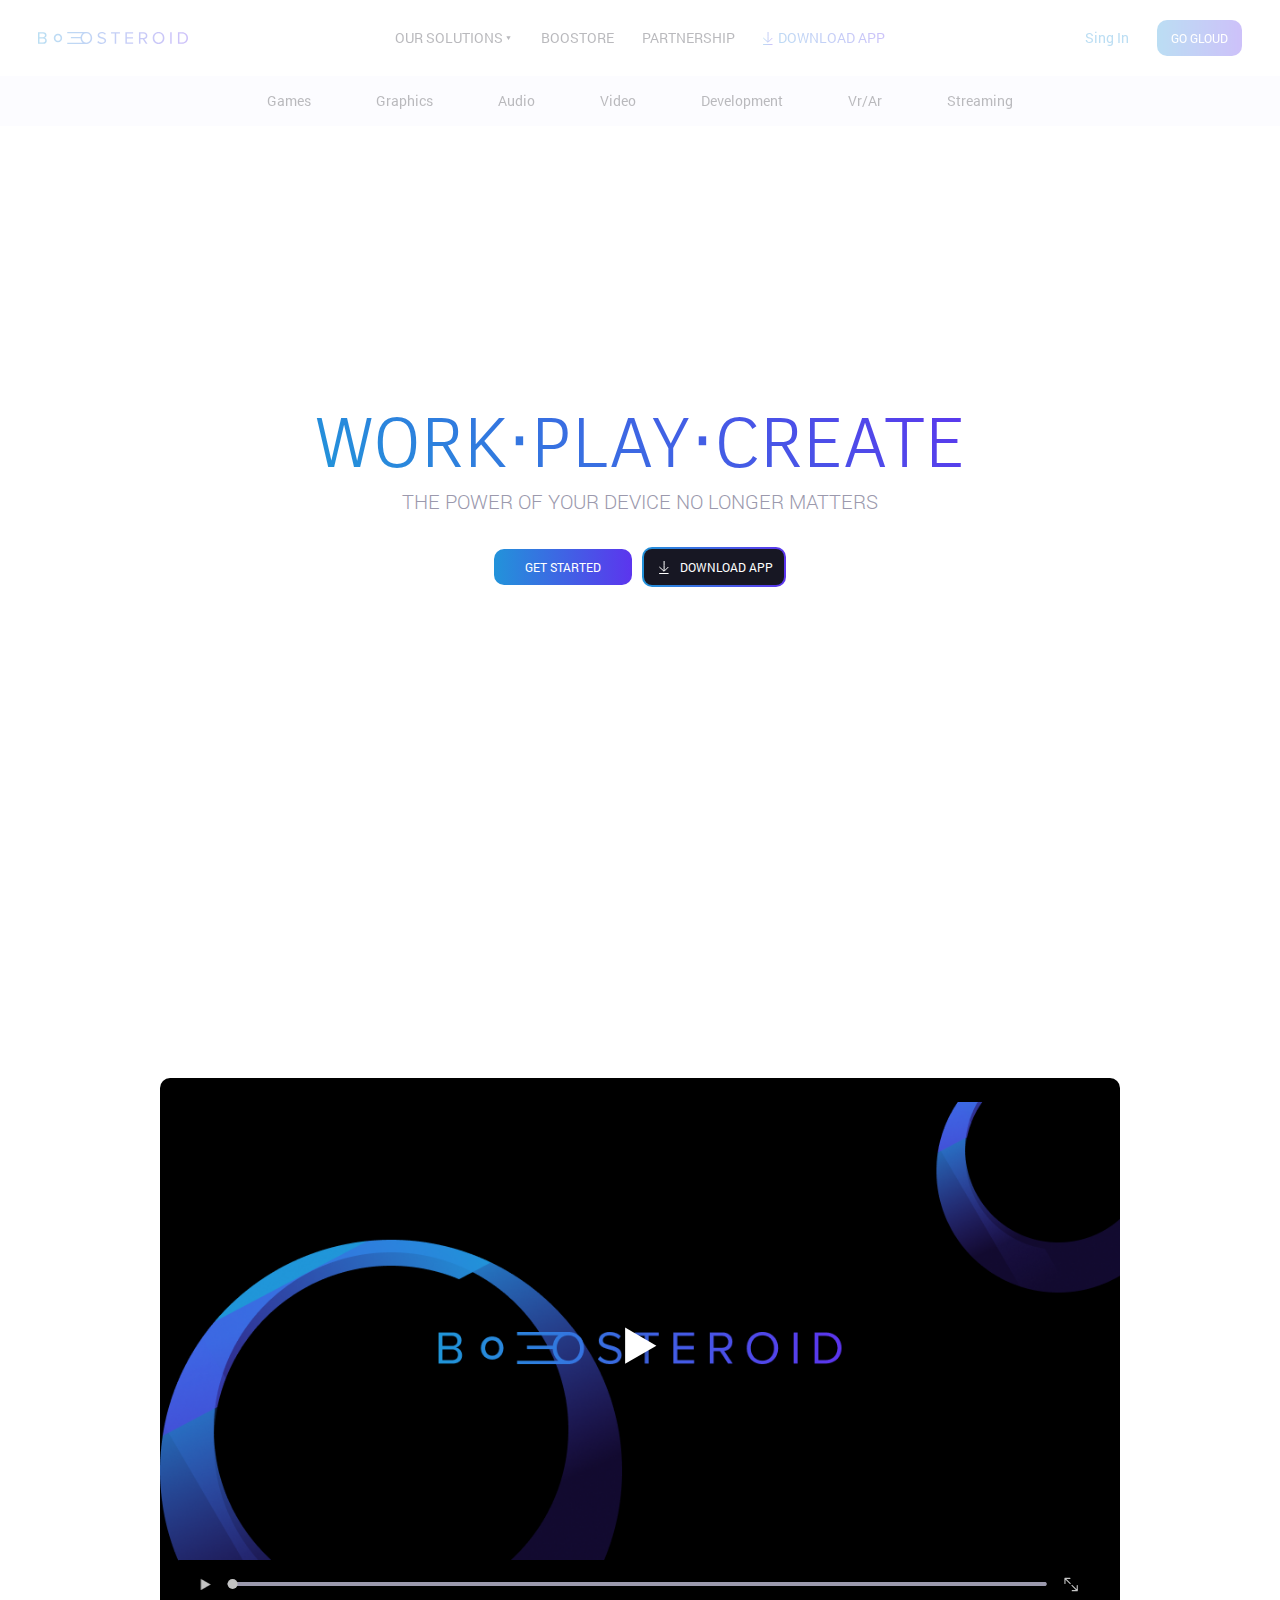
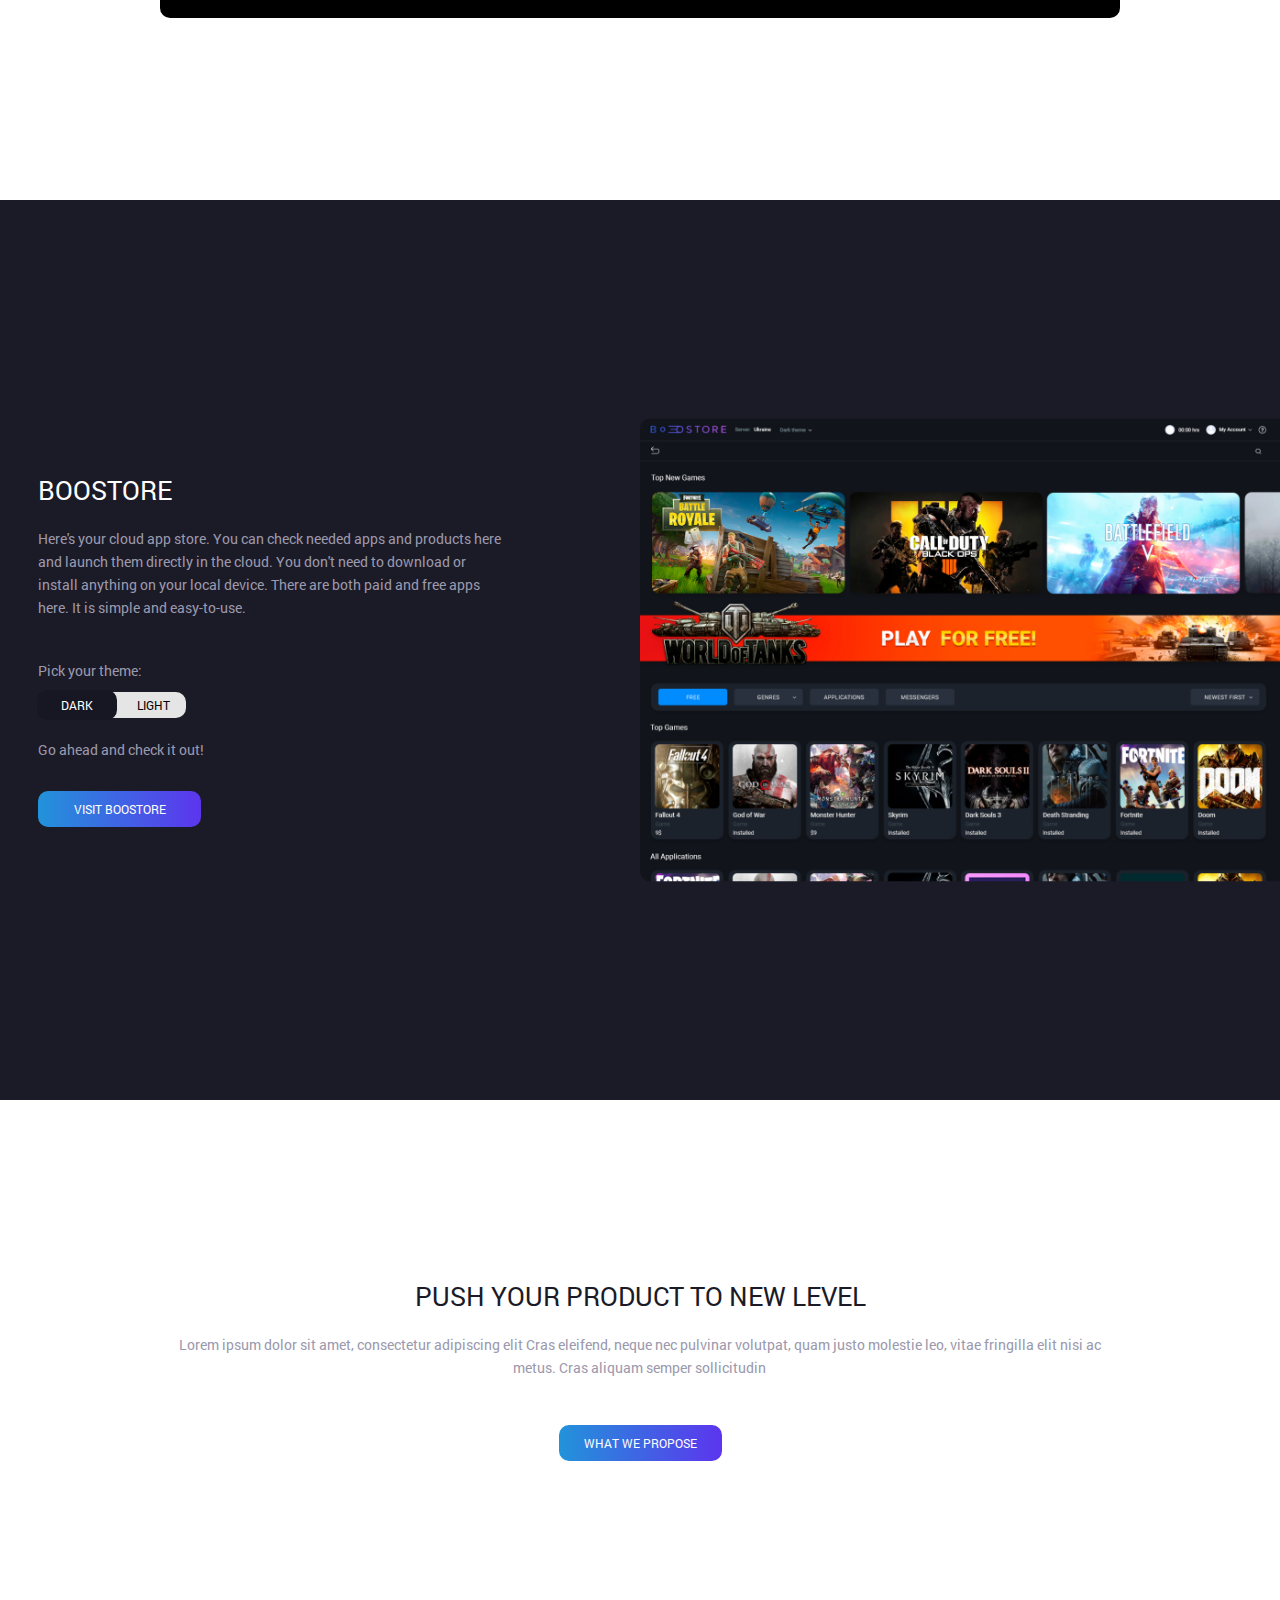
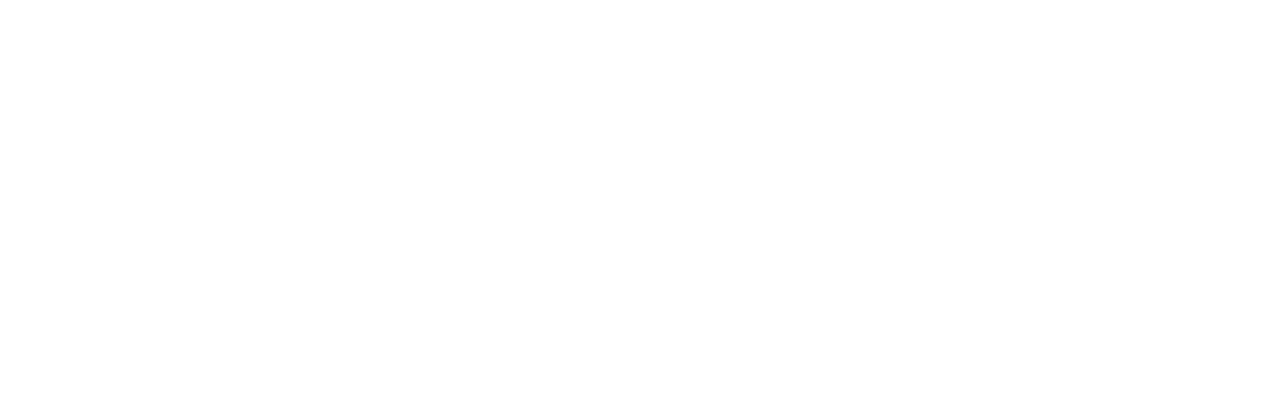
<file: index.html>
<!DOCTYPE html>
<html lang="en">

<head>
	<meta charset="UTF-8">
	<meta name="viewport" content="width=device-width, initial-scale=1, shrink-to-fit=no">
	<title>BOOSTEROID</title>
	<meta name="description" content=" ">
	<meta name="keywords" content=" ">
	<link rel="stylesheet" href="style/main.css">
	<link rel="stylesheet" href="style/media.css">
	<link rel="stylesheet" href="style/motion.min.css">
	<link rel="stylesheet" href="style/fonts.css">
</head>

<body>

	<header class='fixed_header'>
		<div class='main_header'>
			<a class='logo_boosteroid' href="index.html">
				<img src="img/logo.svg" alt="boosteroid">
			</a>
			<nav>
				<div class="mobile_burger_menu">
					<span></span>
					<span></span>
					<span></span>
				</div>
				<ul>
					<li>
						<ul>
							<li>
								<span class='submenu_header pointer_down'>our solutions</span>
								<ul class='submenu'>
									<li><a href="games.html">games</a></li>
									<li><a href="graphics.html">graphics</a></li>
									<li><a href="audio.html">audio</a></li>
									<li><a href="#media">video</a></li>
									<li><a href="#development">development</a></li>
									<li><a href="vrarai.html">vr/ar</a></li>
									<li><a href="streaming.html">streaming</a></li>
								</ul>
							</li>
							<li><a href="#boostore">boostore</a></li>
							<li><a href="#partnership">partnership</a></li>
							<li><a href="#" download>download app</a></li>
						</ul>
					</li>
					<li>
						<ul>
							<li><a href="https://cloud.boosteroid.com/auth/sign-in" class="sing_in">sing in</a></li>
							<li><a href="#" class="explore">go gloud</a></li>
						</ul>
					</li>
				</ul>
			</nav>
		</div>
	</header>

	<section id='slogan' class='light_bg'>
		<div class="slogan_wrap">
			<div>
				<h1>work play create</h1>
				<p class="to_uppercase">the power of your device no longer matters</p>
				<div>
					<a href="https://boosteroid.com/register">get started</a>
					<a href="#" download>download app</a>
				</div>
			</div>
			<!-- <div class='scroller'>
				<a href="#video">
					<img src="img/scroller-button.svg" alt="scroller button">
				</a>
			</div> -->
			<img src="img/main-bg-dark.png" alt="work play create">
		</div>
	</section>

	<section id='video'>
		<div class="video_wrapper">
			<div class='video_block'>
				<video id='video_boosteroid' controls poster="img/video-poster.png">
					<source src='#' type='video/mp4'>
				</video>
				<div class="play_button"></div>
				<div class='controls'>
					<button id="playpause" title="play"></button>
					<input type="range" id="seek-bar" value="0">
					<button type="button" id="full-screen"></button>
				</div>
			</div>
		</div>
	</section>

	<!-- <section id='our_solutions'>
		<div class="solutions_wrapper">
			<div class="solutions_header">
				<h2>our solutions</h2>
				<p>
					Cloud services platform that provides convenient access to computing power, storages and software products.
				</p>
			</div>
			<div class="solutions_container">
				<div>
					<h3>gaming</h3>
					<p>
						Set your imagination free and enjoy your favorite software to create 2D and 3D graphics using any device
					</p>
					<a href="products.html">Explore more</a>
				</div>
				<div>
					<h3>vr, ar</h3>
					<p>
						Development environment
					</p>
					<a href="products.html">Explore more</a>
				</div>
				<div>
					<h3>craphics</h3>
					<p>
						2D, 3D graphics lorem ipsum dolor sit amet, consectetur adipiscing elit
					</p>
					<a href="gaming.html">Explore more</a>
				</div>
				<div>
					<h3>audio</h3>
					<p>
						Music, video editing donec lorem lacus, dictum nec libero sed
					</p>
					<a href="gaming.html">Explore more</a>
				</div>
				<div>
					<h3>video</h3>
					<p>
						Music, video editing donec lorem lacus, dictum nec libero sed
					</p>
					<a href="gaming.html">Explore more</a>
				</div>
				<div>
					<h3>development environment</h3>
					<p>
						Praesent faucibus, nibh consectetur sollicitudin porttitor, ligula orci tincidunt felis, sit amet vulputate enim
						erat eu elit
					</p>
					<a href="gaming.html">Explore more</a>
				</div>
				<div>
					<h3>streaming</h3>
					<p>
						Currently in development
					</p>
				</div>
			</div>
		</div>
	</section> -->

	<!-- <section id='internet'>
		<div class='internet_wrapper'>
			<div class="internet_boosteroid">
				<img src="./img/internet-boosteroid-2.png" alt="Boosteroid. All you need is internet connection">
			</div>
			<div class="internet_content">
				<h3>
					All you need is internet connection
				</h3>
			</div>
			<img src="img/server.png" alt="oosteroid server">
		</div>
	</section> -->

	<section id='boostore' class='boostore_dark'>
		<div class="boostore_content">
			<h3>
				boostore
			</h3>
			<p>
				Here's your cloud app store. You can check needed apps and products here and launch them directly in the cloud. You
				don't need to download or install anything on your local device. There are both paid and free apps here. It is
				simple and easy-to-use.
			</p>
			<div class="theme">
				<p>Pick your theme:</p>
				<div class="can-toggle">
					<input id="toggle" type="checkbox">
					<label for="toggle">
						<div class="can-toggle__switch" data-checked="LIGHT" data-unchecked="DARK"></div>
					</label>
				</div>
			</div>
			<div class='visit_boostore_block'>
				<p>Go ahead and check it out!</p>
				<a href="#boostore">visit boostore</a>
			</div>
		</div>
		<img src="./img/boostore-black.png" data-src="./img/boostore-white.png " alt="Boosteroid. All you need is internet connection" class='animate_flicker'>
	</section>

	<section id='opportunities'>
		<div class='opportunities'>
			<div>
				<h3>push your product to new level</h3>
				<p>Lorem ipsum dolor sit amet, consectetur adipiscing elit Cras eleifend, neque nec pulvinar volutpat, quam justo
					molestie leo, vitae fringilla elit nisi ac metus. Cras aliquam semper sollicitudin</p>
				<a href="#boostore">what we propose</a>
			</div>
		</div>
	</section>

	<footer>
		<div class="footer_content">
			<div class="rights">
				<a href="#slogan">
					<img src="img/logo.svg" alt="Boosteroid">
				</a>
				<form id="subscribe" action="#" method="post">
					<input type="email" placeholder="Subscribe to our newsletter">
					<button type="submit"></button>
				</form>
				<p>Boosteroid 2018. All right reserved</p>
			</div>
			<div class="out_solutions">
				<h4>our solutions</h4>
				<ul>
					<li><a href="games.html">games</a></li>
					<li><a href="graphics.html">graphics</a></li>
					<li><a href="audio.html">audio</a></li>
					<li><a href="#">video</a></li>
					<li><a href="#">development</a></li>
					<li><a href="vrarai.html">vr/ar</a></li>
					<li><a href="#">streaming</a></li>
				</ul>
			</div>
			<div class="about">
				<h4>about</h4>
				<ul>
					<li><a href="#">Who we are</a></li>
					<li><a href="#">Prising</a></li>
					<li><a href="#">Prisiecome a partner</li>
				</ul>
			</div>
			<div class="support">
				<h4>support</h4>
				<ul>
					<li><a href="#">Action center</a></li>
					<li><a href="#">FAQ</a></li>
					<li><a href="#">support@boosteroid.com</a></li>
				</ul>
			</div>
			<div class="legal_terms">
				<div class="terms">
					<h4>legal terms</h4>
					<ul>
						<li><a href="#">Terms of Use</a></li>
						<li><a href="#">Privacy Policy</a></li>
						<li><a href="#">Copyright Policy</a></li>
						<li><a href="#">Cookie Poicy</a></li>
					</ul>
				</div>
				<div class='social_network'>
					<ul>
						<li><a href="https://ru-ru.facebook.com/boosteroid.info/" target="_blank"><img src="./img/facebook.svg" alt="facebook Boosteroid"></a></li>
						<li><a href="https://www.instagram.com/boosteroid/" target="_blank"><img src="./img/instagram.svg" alt="@Boosteroid"></a></li>
						<li><a href="https://ru.linkedin.com/company/boosteroid" target="_blank"><img src="./img/linkedin.svg" alt="LinkedIn Boosteroid Company"></a></li>
					</ul>
				</div>
			</div>
		</div>
	</footer>

	<!--[if lt IE 9]>
	<script src="libs/html5shiv/es5-shim.min.js"></script>
	<script src="libs/html5shiv/html5shiv.min.js"></script>
	<script src="libs/html5shiv/html5shiv-printshiv.min.js"></script>
	<script src="libs/respond/respond.min.js"></script>
	<![endif]-->
	<script type="text/javascript" src="libs/jQuery/jquery-3.3.1.js"></script>
	<script type="text/javascript" src="js/video.js"></script>
	<script type="text/javascript" src="js/animation.js"></script>
	<script type="text/javascript" src="js/main.js"></script>
</body>

</html>
</file>
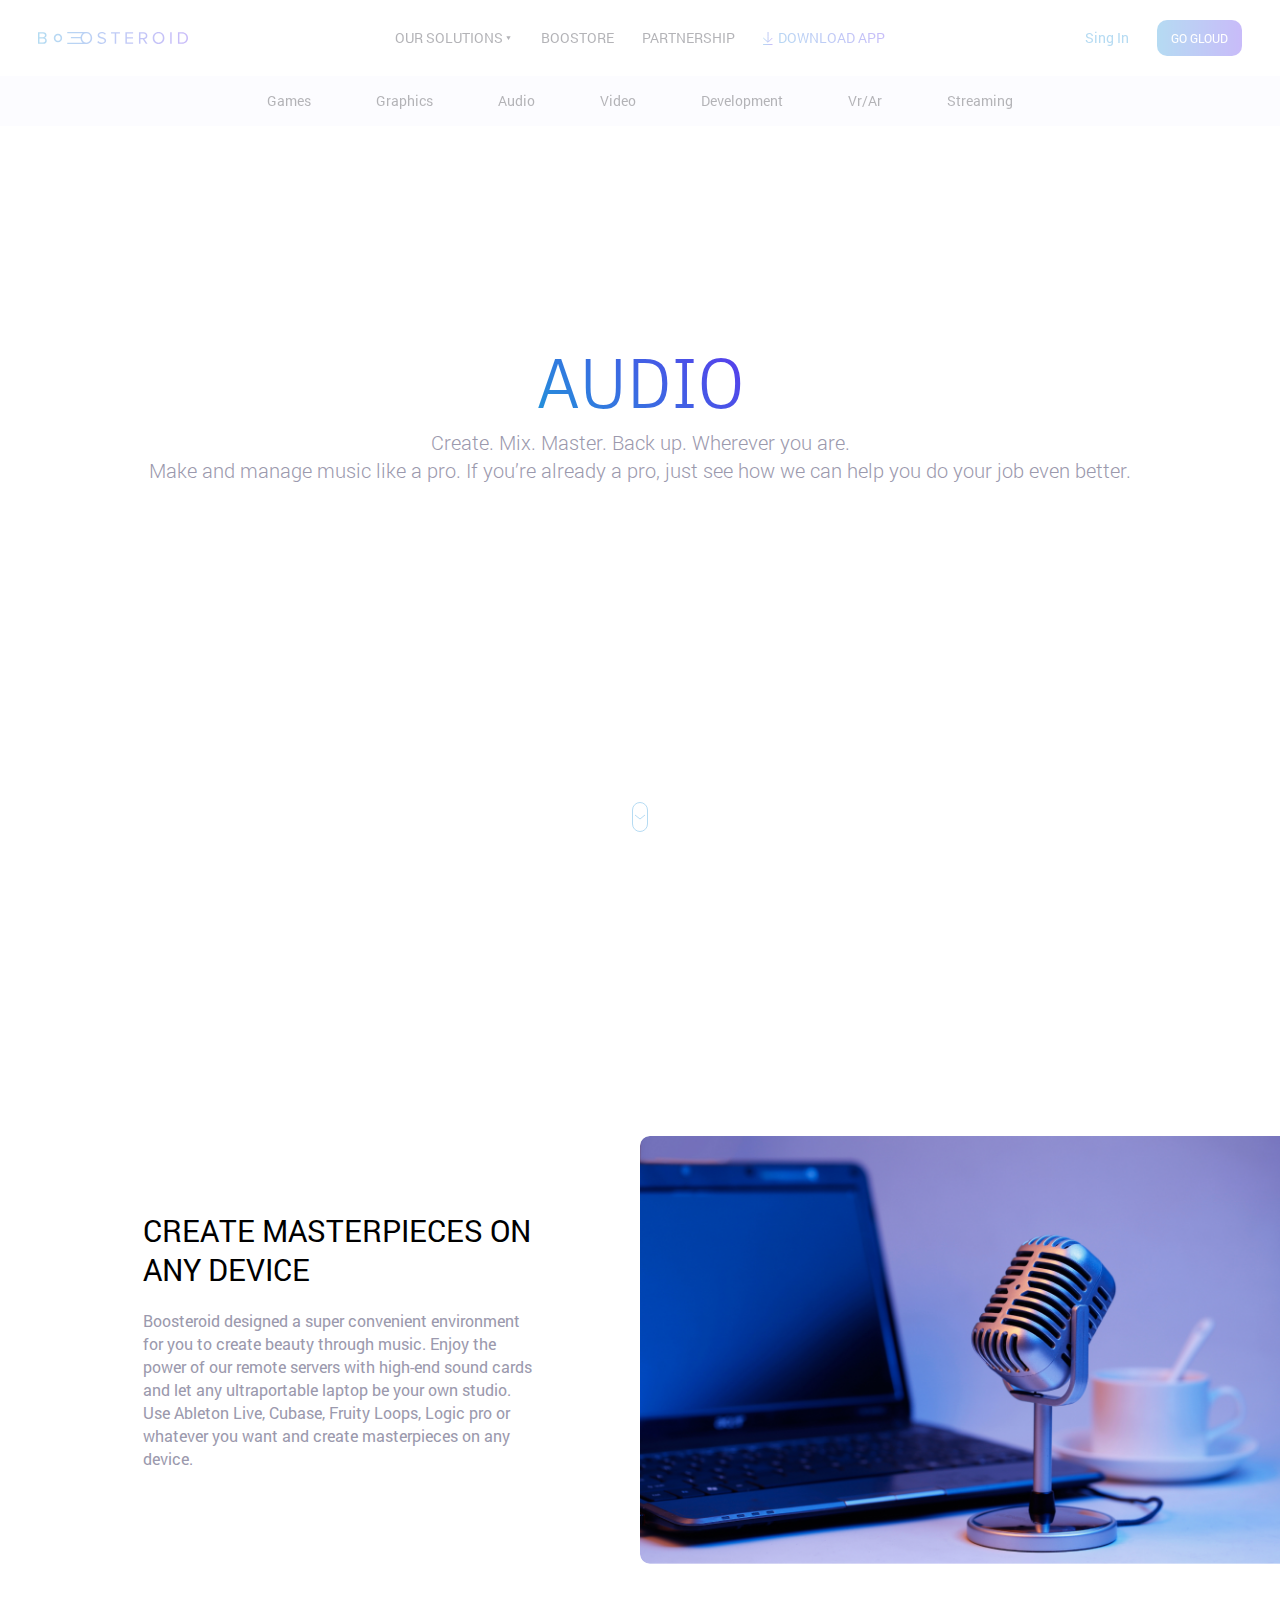
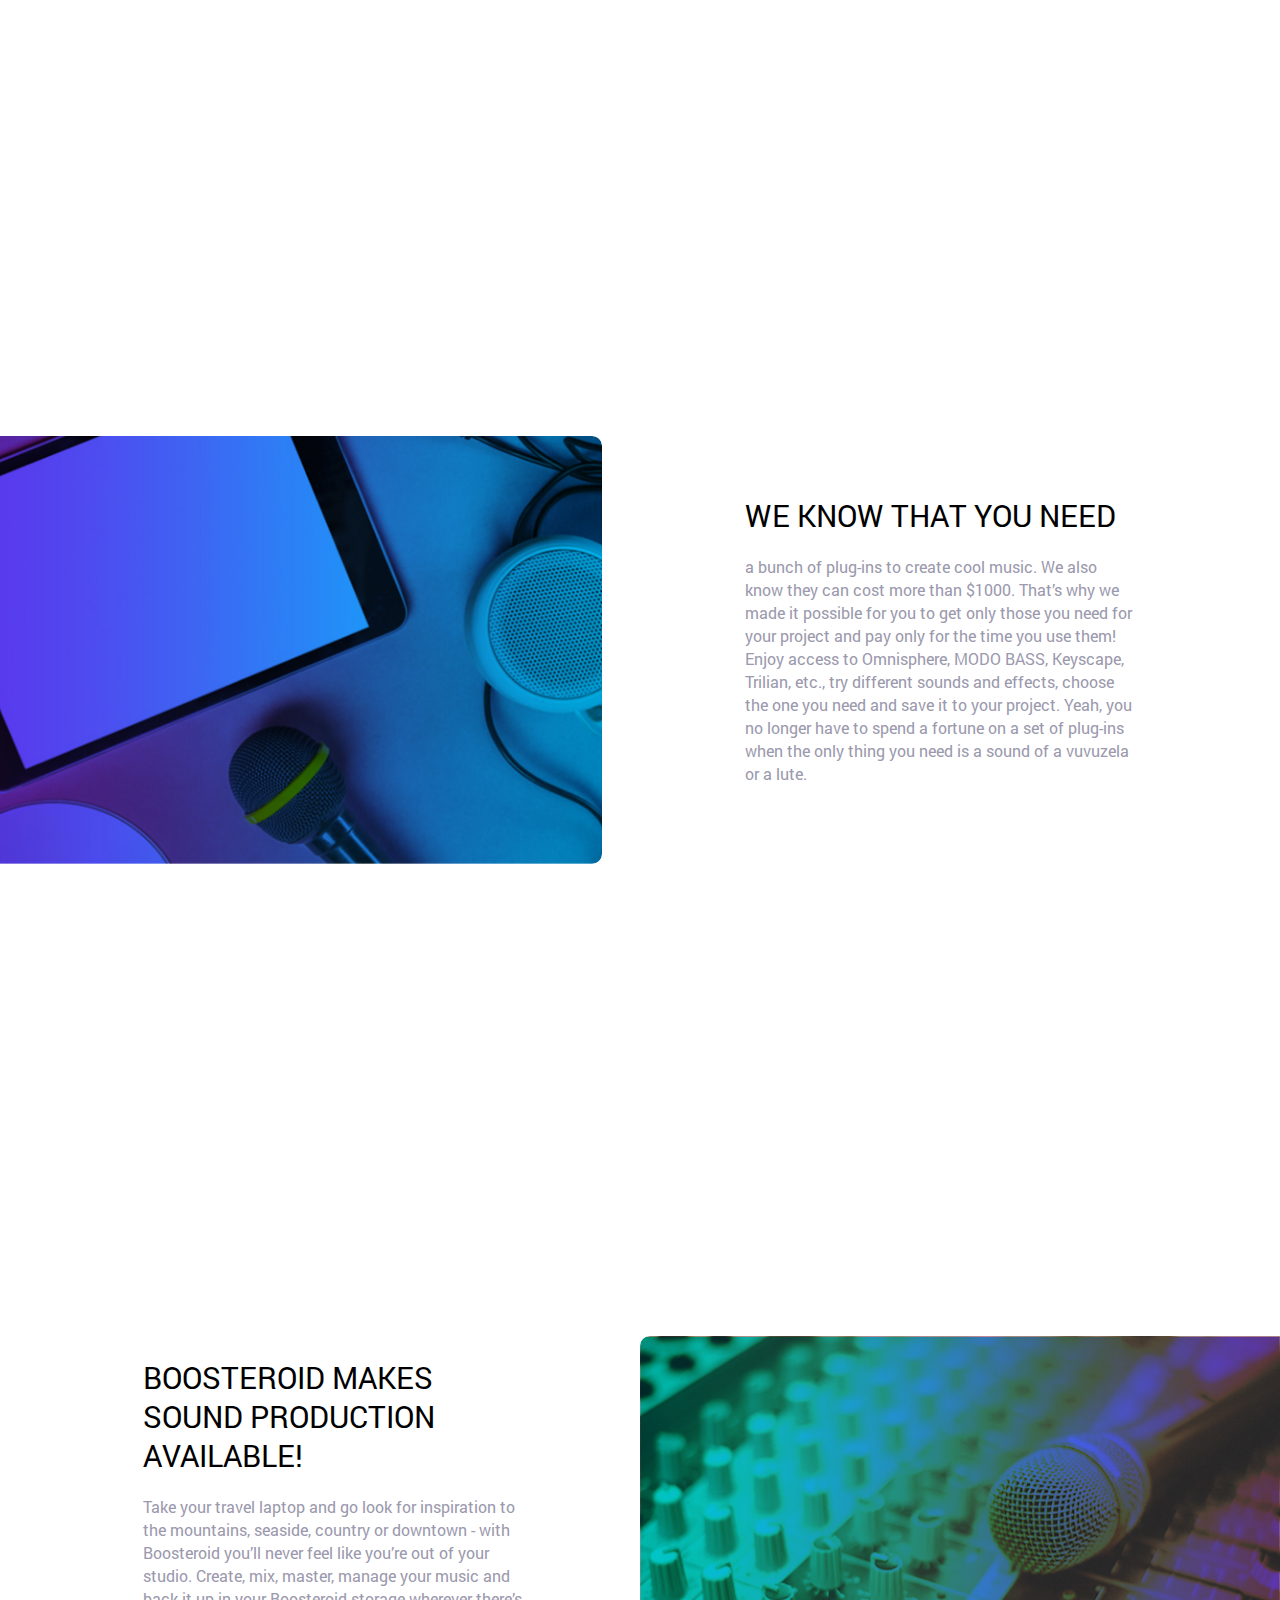
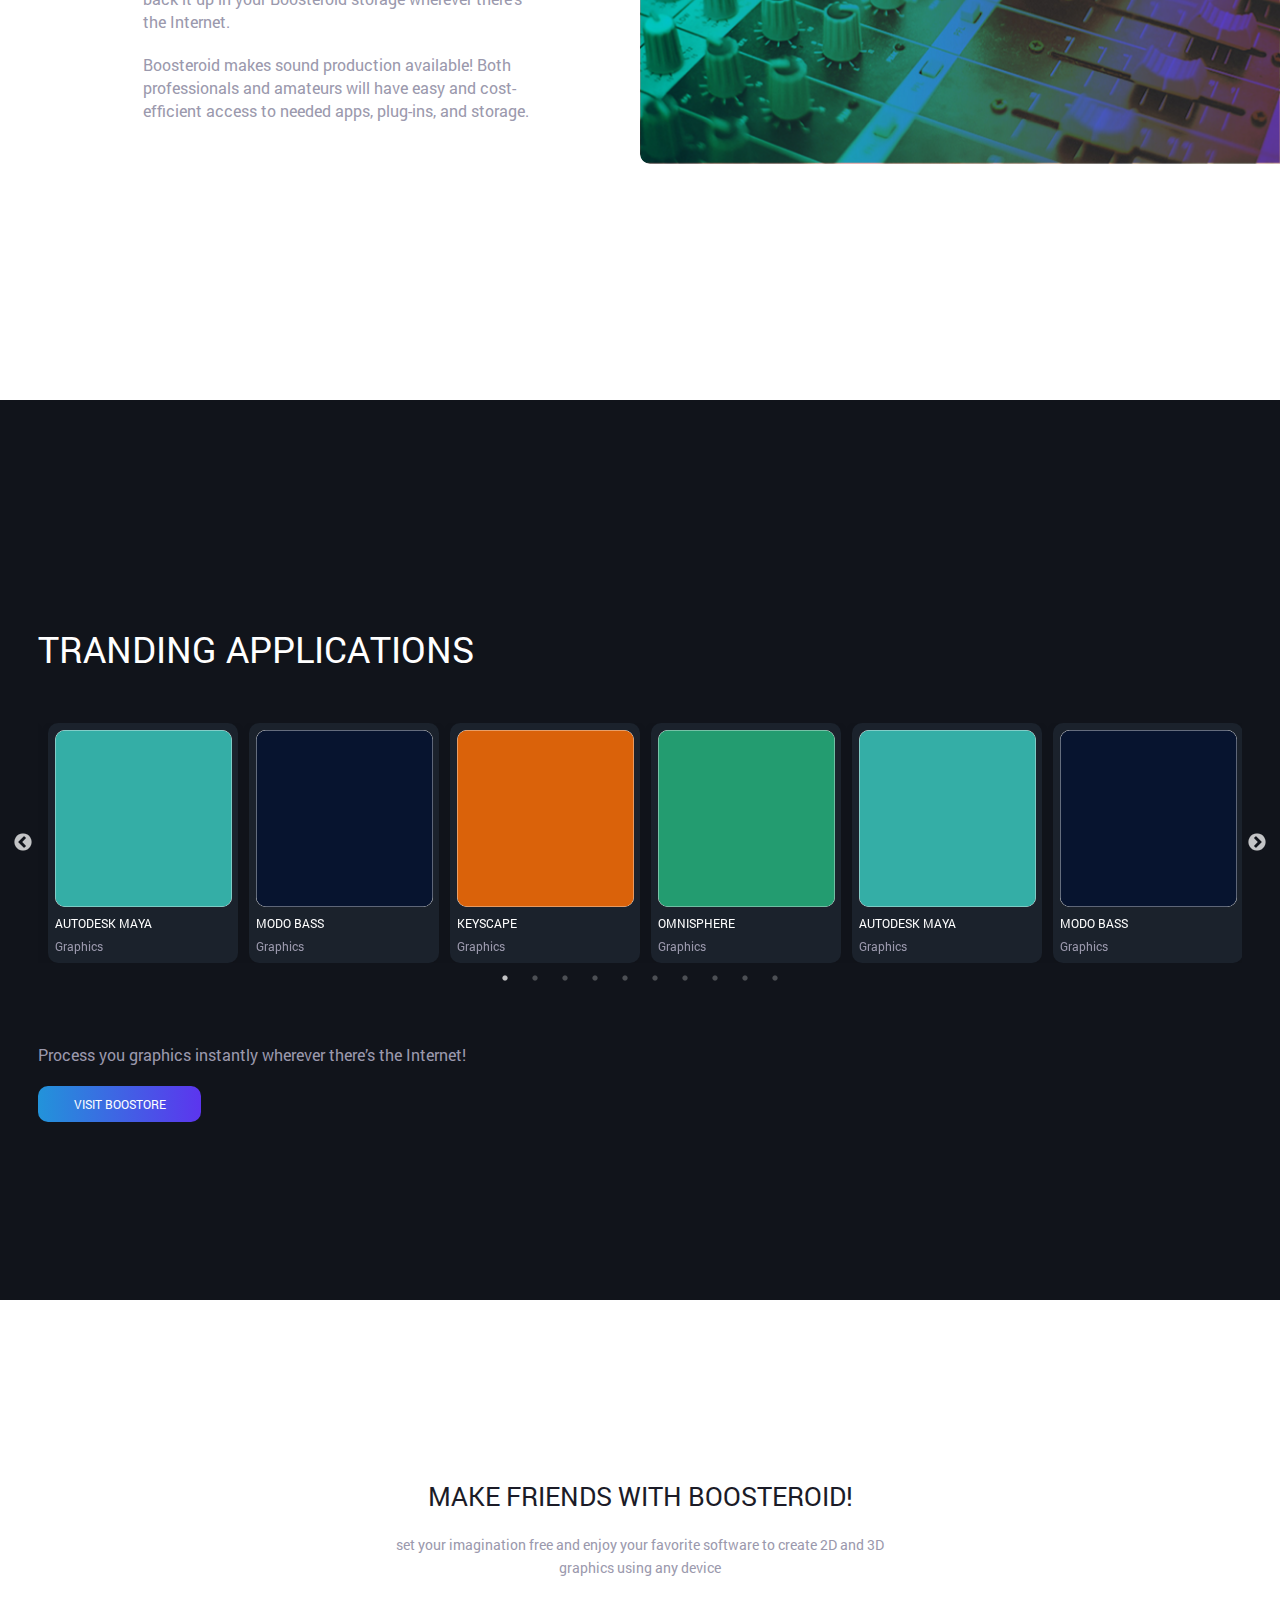
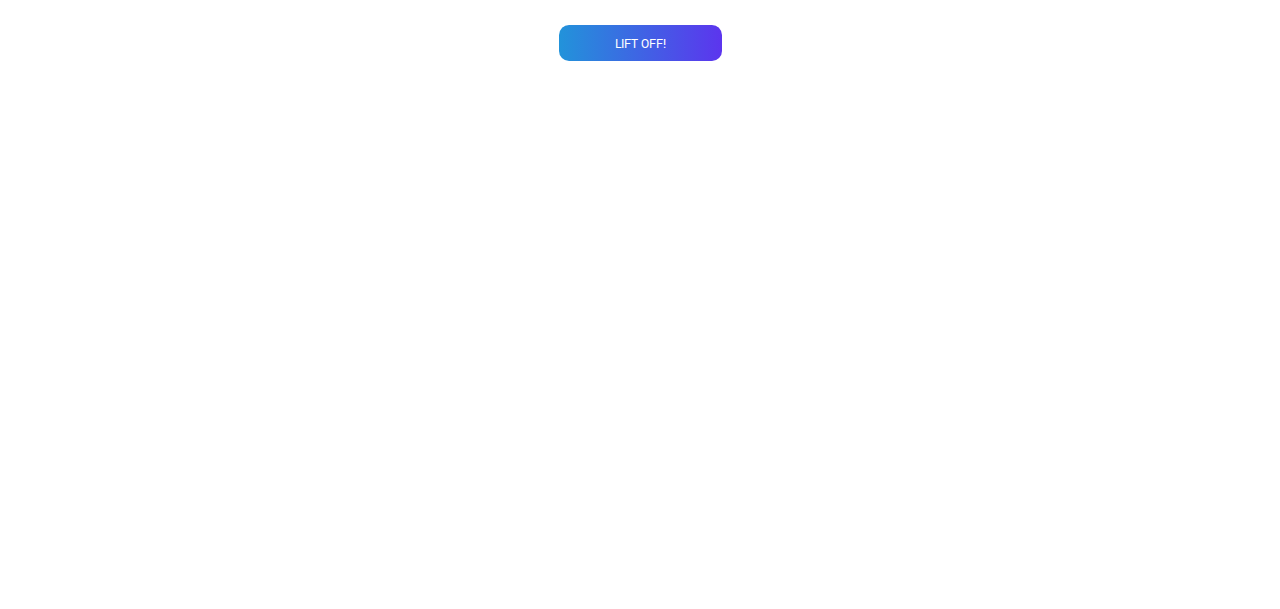
<file: audio.html>
<!DOCTYPE html>
<html lang="en">

<head>
  <meta charset="UTF-8">
  <meta name="viewport" content="width=device-width, initial-scale=1, shrink-to-fit=no">
  <title>Audio</title>
  <link rel="stylesheet" type="text/css" href="./slick/slick.css">
  <link rel="stylesheet" type="text/css" href="./slick/slick-theme.css">
  <link rel="stylesheet" href="style/fonts.css">
  <link rel="stylesheet" href="style/motion.min.css">
  <link rel="stylesheet" href="style/main.css">
  <link rel="stylesheet" href="style/media.css">
</head>

<body>

  <header class='fixed_header'>
    <div class='main_header'>
      <a class='logo_boosteroid' href="index.html">
        <img src="img/logo.svg" alt="boosteroid">
      </a>
      <nav>
        <div class="mobile_burger_menu">
          <span></span>
          <span></span>
          <span></span>
        </div>
        <ul>
          <li>
            <ul>
              <li>
                <span class='submenu_header pointer_down'>our solutions</span>
                <ul class='submenu'>
                  <li><a href="games.html">games</a></li>
                  <li><a href="graphics.html">graphics</a></li>
                  <li><a href="audio.html">audio</a></li>
                  <li><a href="#">video</a></li>
                  <li><a href="#development">development</a></li>
                  <li><a href="vrarai.html">vr/ar</a></li>
                  <li><a href="streaming.html">streaming</a></li>
                </ul>
              </li>
              <li><a href="#boostore">boostore</a></li>
              <li><a href="#partnership">partnership</a></li>
              <li><a href="#" download>download app</a></li>
            </ul>
          </li>
          <li>
            <ul>
              <li><a href="https://cloud.boosteroid.com/auth/sign-in" class="sing_in">sing in</a></li>
								<li><a href="#" class="explore">go gloud</a></li>
            </ul>
          </li>
        </ul>
      </nav>
    </div>
  </header>
  <div>
    <section id='slogan' class='light_bg'>
      <div class="slogan_wrap">
        <div>
          <h1>audio</h1>
          <p>Create. Mix. Master. Back up. Wherever you are.</p>
          <p>Make and manage music like a pro. If you’re already a pro, just see how we can help you do your job even
            better.</p>
        </div>
        <div class='scroller'>
          <a href="#left_side_img">
            <img src="img/scroller-button.svg" alt="scroller button">
          </a>
        </div>
        <img src="img/audio2.svg" alt="graphics">
      </div>
    </section>

    <section id='left_side_img'>
      <div class="content">
        <div>
          <h3>
            Create masterpieces on any device
          </h3>
          <p>Boosteroid designed a super convenient environment for you to create beauty through music. Enjoy the power
            of our remote servers with high-end sound cards and let any ultraportable laptop be your own studio. Use
            Ableton Live, Cubase, Fruity Loops, Logic pro or whatever you want and create masterpieces on any device.</p>
        </div>
      </div>
      <img src="img/audio-first.png" alt="play while tou travel">
    </section>

    <section id='right_side_img'>
      <img src="img/audio-second.png" alt="play while tou travel">
      <div class="content">
        <div>
          <h3>
            We know that you need
          </h3>
          <p>
            a bunch of plug-ins to create cool music. We also know they can cost more than $1000. That’s why we made it
            possible for you to get only those you need for your project and pay only for the time you use them! Enjoy
            access to Omnisphere, MODO BASS, Keyscape, Trilian, etc., try different sounds and effects, choose the one
            you need and save it to your project. Yeah, you no longer have to spend a fortune on a set of plug-ins when
            the only thing you need is a sound of a vuvuzela or a lute.</p>
        </div>
      </div>
    </section>

    <section id='left_side_img'>
      <div class="content">
        <div>
          <h3>
            Boosteroid makes sound production available!
          </h3>
          <p>Take your travel laptop and go look for inspiration to the mountains, seaside, country or downtown - with Boosteroid you’ll never feel like you’re out of your studio. Create, mix, master, manage your music and back it up in your Boosteroid storage wherever there’s the Internet.</p>
          <p>Boosteroid makes sound production available! Both professionals and amateurs will have easy and cost-efficient access to needed apps, plug-ins, and storage.</p>
        </div>
      </div>
      <img src="img/audio-third.png" alt="play while tou travel">
    </section>

    <section id='tranding_products'>
      <div class="tranding_products_wrapper">
        <h2>Tranding applications</h2>
        <div class="top_products">
          <div class='product'>
            <img src="img/green.png" alt="Top product">
            <h4>Omnisphere</h4>
            <p>Graphics</p>
          </div>
          <div class='product'>
            <img src="img/turquoise.png" alt="Witcher 3 Wild Hunt">
            <h4>Autodesk Maya</h4>
            <p>Graphics</p>
          </div>
          <div class='product'>
            <img src="img/dark-blue.png" alt="call of duty">
            <h4>MODO BASS</h4>
            <p>Graphics</p>
          </div>
          <div class='product'>
            <img src="img/orange.png" alt="Metro 2033">
            <h4>Keyscape</h4>
            <p>Graphics</p>
          </div>
          <div class='product'>
            <img src="img/purple.png" alt="World of Tanks">
            <h4>Trilian</h4>
            <p>Graphics</p>
          </div>
          <div class='product'>
            <img src="img/dark.png" alt="Top product">
            <h4>Ableton Live</h4>
            <p>Graphics</p>
          </div>
          <div class='product'>
            <img src="img/green.png" alt="Top product">
            <h4>Omnisphere</h4>
            <p>Graphics</p>
          </div>
          <div class='product'>
            <img src="img/turquoise.png" alt="Witcher 3 Wild Hunt">
            <h4>Autodesk Maya</h4>
            <p>Graphics</p>
          </div>
          <div class='product'>
            <img src="img/dark-blue.png" alt="call of duty">
            <h4>MODO BASS</h4>
            <p>Graphics</p>
          </div>
          <div class='product'>
            <img src="img/orange.png" alt="Metro 2033">
            <h4>Keyscape</h4>
            <p>Graphics</p>
          </div>
        </div>
        <div class='tranding_products_content'>
          <p>Process you graphics instantly wherever there’s the Internet!</p>
          <a href="#boostore">visit boostore</a>
        </div>
      </div>
    </section>

    <section id='opportunities'>
      <div class='opportunities'>
        <div>
          <h3>Make friends with Boosteroid!</h3>
          <p>set your imagination free and enjoy your favorite software to create 2D and 3D graphics using any device</p>
          <a href="#boostore">lift off!</a>
        </div>
      </div>
    </section>
    <footer>
      <div class="footer_content">
        <div class="rights">
          <a href="#slogan">
            <img src="img/logo.svg" alt="Boosteroid">
          </a>
          <form id="subscribe" action="#" method="post">
            <input type="email" placeholder="Subscribe to our newsletter">
            <button type="submit"></button>
          </form>
          <p>Boosteroid 2018. All right reserved</p>
        </div>
        <div class="out_solutions">
          <h4>our solutions</h4>
          <ul>
            <li><a href="products.html">games</a></li>
            <li><a href="graphics.html">graphics</a></li>
            <li><a href="audio.html">audio</a></li>
            <li><a href="#">video</a></li>
            <li><a href="#">development</a></li>
            <li><a href="vrarai.html">vr/ar</a></li>
            <li><a href="#">streaming</a></li>
          </ul>
        </div>
        <div class="about">
          <h4>about</h4>
          <ul>
            <li><a href="#">Who we are</a></li>
            <li><a href="#">prising</a></li>
            <li><a href="#">prisiecome a partner/li>
          </ul>
        </div>
        <div class="support">
          <h4>support</h4>
          <ul>
            <li><a href="#">action center</a></li>
            <li><a href="#">FAQ</a></li>
            <li><a href="#">support@boosteroid.com</a></li>
          </ul>
        </div>
        <div class="legal_terms">
          <div class="terms">
            <h4>legal terms</h4>
            <ul>
              <li><a href="#">Terms of Use</a></li>
              <li><a href="#">Privacy Policy</a></li>
              <li><a href="#">Copyright Policy</a></li>
              <li><a href="#">Cookie Poicy</a></li>
            </ul>
          </div>
          <div class='social_network'>
            <ul>
              <li><a href="https://ru-ru.facebook.com/boosteroid.info/" target="_blank"><img src="./img/facebook.svg"
                    alt="facebook Boosteroid"></a></li>
              <li><a href="https://www.instagram.com/boosteroid/" target="_blank"><img src="./img/instagram.svg" alt="@Boosteroid"></a></li>
              <li><a href="https://ru.linkedin.com/company/boosteroid" target="_blank"><img src="./img/linkedin.svg"
                    alt="LinkedIn Boosteroid Company"></a></li>
            </ul>
          </div>
        </div>
      </div>
    </footer>
  </div>

  <!--[if lt IE 9]>
<script src="libs/html5shiv/es5-shim.min.js"></script>
<script src="libs/html5shiv/html5shiv.min.js"></script>
<script src="libs/html5shiv/html5shiv-printshiv.min.js"></script>
<script src="libs/respond/respond.min.js"></script>
<![endif]-->
  <script src="libs/jQuery/jquery-3.3.1.js"></script>
  <script src="./slick/slick.js" type="text/javascript" charset="utf-8"></script>
  <script src="js/slider.js"></script>
  <script type="text/javascript" src="js/animation.js"></script>
  <script src="js/main.js"></script>

</body>

</html>
</file>
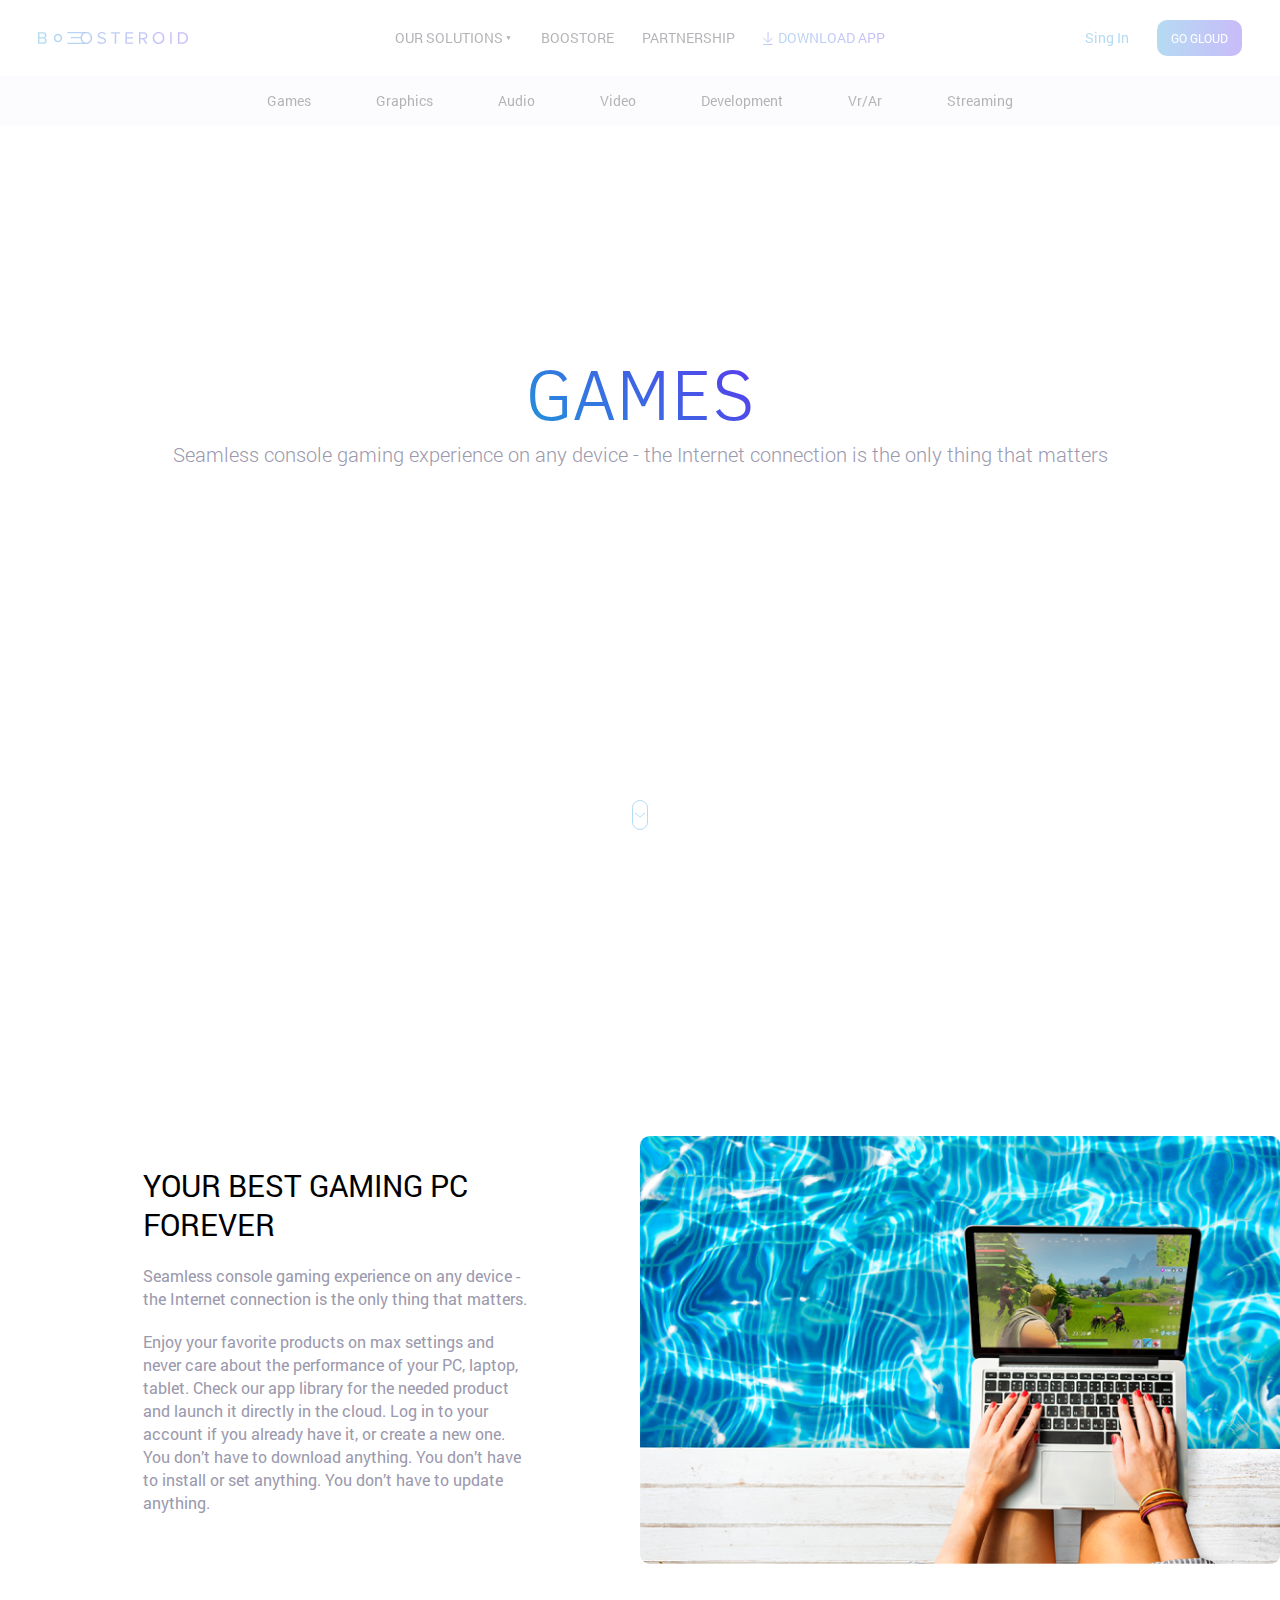
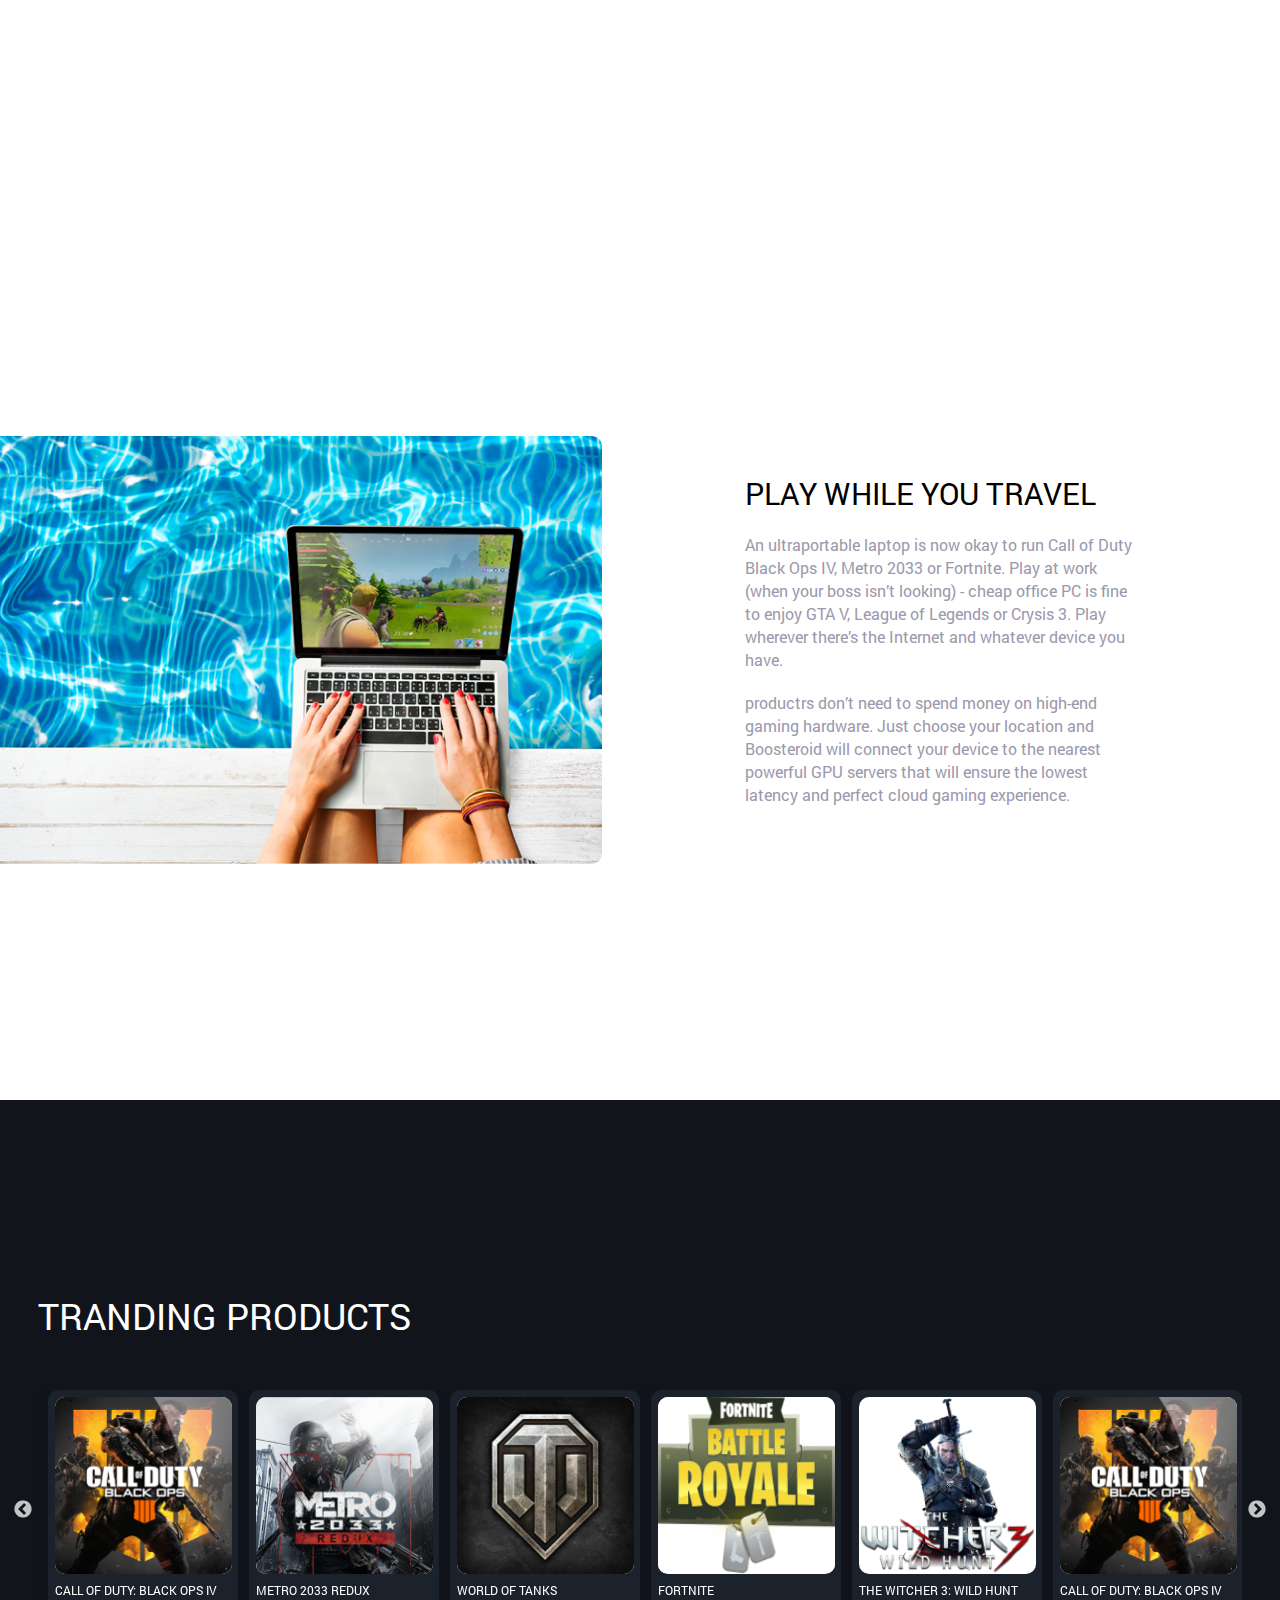
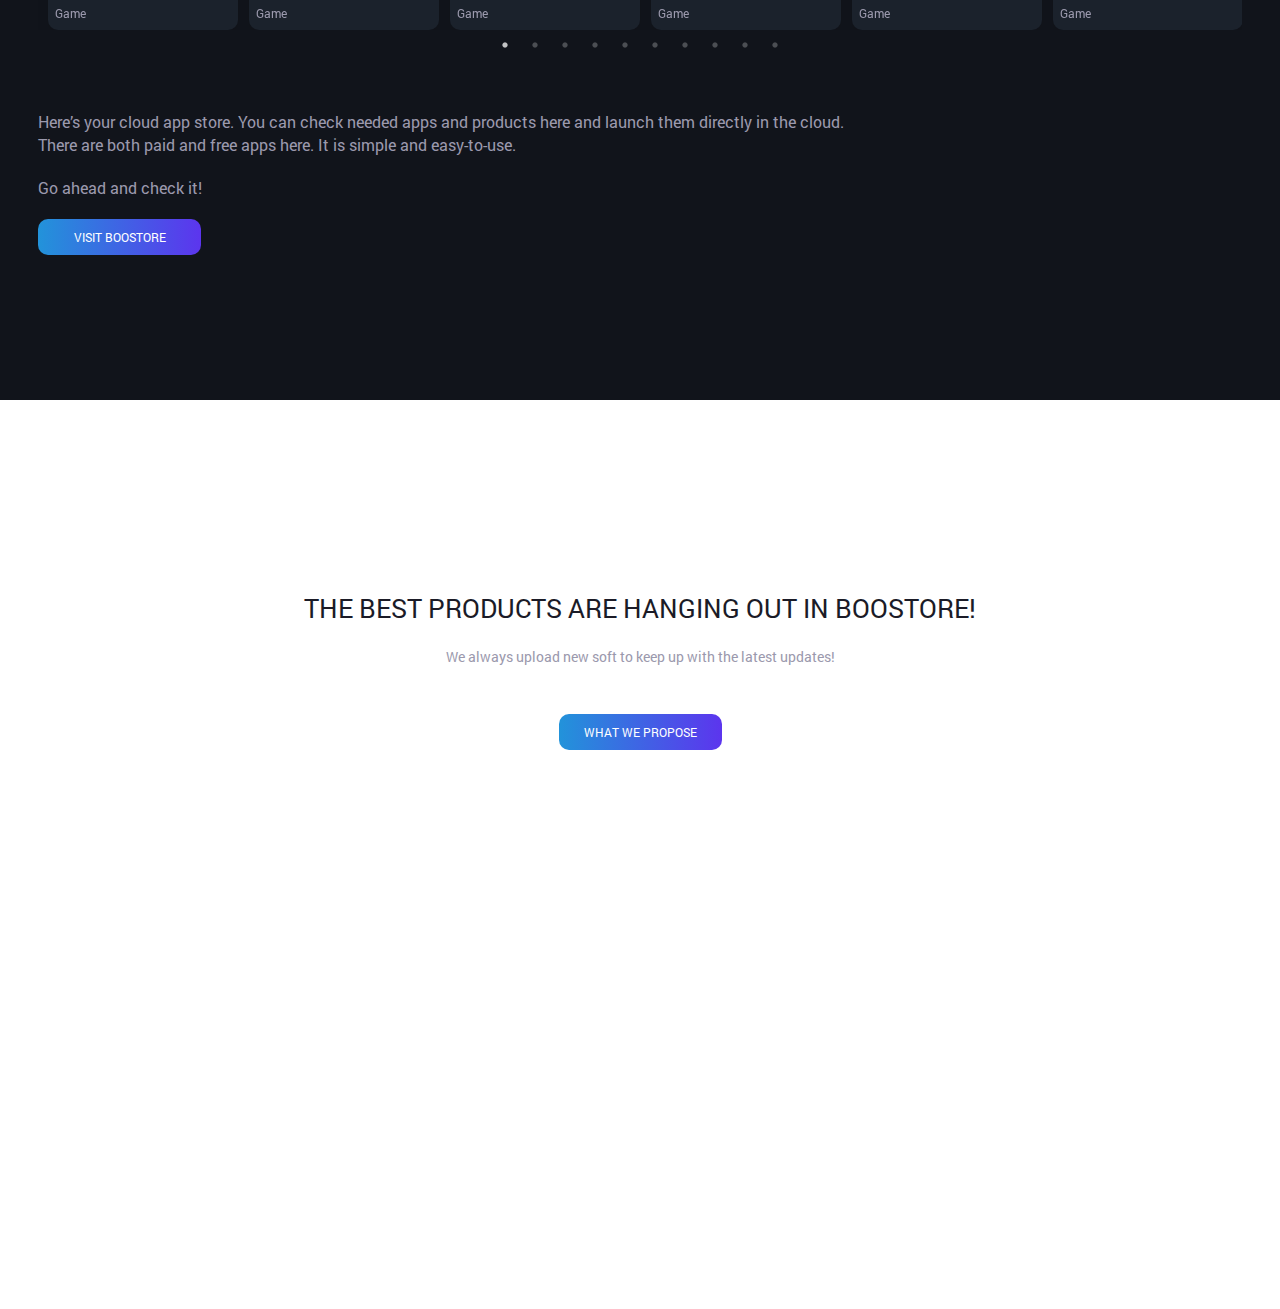
<file: games.html>
<!DOCTYPE html>
<html lang="en">

<head>
  <meta charset="UTF-8">
  <meta name="viewport" content="width=device-width, initial-scale=1, shrink-to-fit=no">
  <title>Games</title>
  <link rel="stylesheet" type="text/css" href="./slick/slick.css">
  <link rel="stylesheet" type="text/css" href="./slick/slick-theme.css">
  <link rel="stylesheet" href="style/fonts.css">
  <link rel="stylesheet" href="style/motion.min.css">
  <link rel="stylesheet" href="style/main.css">
  <link rel="stylesheet" href="style/media.css">
</head>

<body>

  <header class='fixed_header'>
		<div class='main_header'>
			<a class='logo_boosteroid' href="index.html">
				<img src="img/logo.svg" alt="boosteroid">
			</a>
			<nav>
				<div class="mobile_burger_menu">
					<span></span>
					<span></span>
					<span></span>
				</div>
				<ul>
					<li>
						<ul>
							<li>
									<span class='submenu_header pointer_down'>our solutions</span>
									<ul class='submenu'>
										<li><a href="products.html">games</a></li>
										<li><a href="graphics.html">graphics</a></li>
										<li><a href="audio.html">audio</a></li>
										<li><a href="#media">video</a></li>
										<li><a href="#development">development</a></li>
										<li><a href="vrarai.html">vr/ar</a></li>
										<li><a href="streaming.html">streaming</a></li>
									</ul>
							</li>
							<li><a href="#boostore">boostore</a></li>
							<li><a href="#partnership">partnership</a></li>
							<li><a href="#" download>download app</a></li>
						</ul>
					</li>
					<li>
						<ul>
              <li><a href="https://cloud.boosteroid.com/auth/sign-in" class="sing_in">sing in</a></li>
              <li><a href="#" class="explore">go gloud</a></li>
						</ul>
					</li>
				</ul>
			</nav>
		</div>
	</header>
  <div>
    <section id='slogan' class='light_bg'>
      <div class="slogan_wrap">
        <div>
          <h1>games</h1>
          <p>Seamless console gaming experience on any device - the Internet connection is the only thing that matters</p>
        </div>
        <div class='scroller'>
          <a href="#left_side_img">
            <img src="img/scroller-button.svg" alt="scroller button">
          </a>
        </div>
        <img src="img/gaming.bg.png" alt="games">
      </div>
    </section>

    <section id='left_side_img'>
      <div class="content">
        <div>
          <h3>
            YOUR BEST GAMING PC FOREVER
          </h3>
          <p>
            Seamless console gaming experience on any device - the Internet connection is the only thing that matters.
          </p>
          <p>
            Enjoy your favorite products on max settings and never care about the performance of your PC, laptop, tablet.
            Check our app library for the needed product and launch it directly in the cloud. Log in to your account if
            you already have it, or create a new one. You don’t have to download anything. You don’t have to install or
            set anything. You don’t have to update anything.

          </p>
        </div>
      </div>
      <img src="img/paly-travel.png" alt="play while tou travel">
    </section>

    <section id='right_side_img'>
      <img src="img/paly-travel.png" alt="play while tou travel">
      <div class="content">
        <div>
          <h3>
            Play while you travel
          </h3>
          <p>
            An ultraportable laptop is now okay to run Call of Duty Black Ops IV, Metro 2033 or Fortnite. Play at
            work (when your boss isn’t looking) - cheap office PC is fine to enjoy GTA V, League of Legends or Crysis
            3. Play wherever there’s the Internet and whatever device you have.
          </p>
          <p>
            productrs don’t need to spend money on high-end gaming hardware. Just choose your location and Boosteroid will
            connect your device to the nearest powerful GPU servers that will ensure the lowest latency and perfect
            cloud gaming experience.
          </p>
        </div>
      </div>
    </section>

    <section id='tranding_products'>
      <div class="tranding_products_wrapper">
        <h2>Tranding products</h2>
        <div class="top_products">
          <div class='product'>
            <img src="img/fortnite-big.png" alt="Top product">
            <h4>fortnite</h4>
            <p>Game</p>
          </div>
          <div class='product'>
            <img src="img/Witcher-3-Wild-Hunt.png" alt="Witcher 3 Wild Hunt">
            <h4>the Witcher 3: Wild Hunt</h4>
            <p>Game</p>
          </div>
          <div class='product'>
            <img src="img/call_of_duty_black.png" alt="call of duty">
            <h4>Call of Duty: Black Ops IV</h4>
            <p>Game</p>
          </div>
          <div class='product'>
            <img src="img/metro-2033.png" alt="Metro 2033">
            <h4>Metro 2033 Redux</h4>
            <p>Game</p>
          </div>
          <div class='product'>
            <img src="img/world-of-tanks.png" alt="World of Tanks">
            <h4>World Of Tanks</h4>
            <p>Game</p>
          </div>
          <div class='product'>
            <img src="img/fortnite-big.png" alt="Top product">
            <h4>fortnite</h4>
            <p>Game</p>
          </div>
          <div class='product'>
            <img src="img/Witcher-3-Wild-Hunt.png" alt="Witcher 3 Wild Hunt">
            <h4>the Witcher 3: Wild Hunt</h4>
            <p>Game</p>
          </div>
          <div class='product'>
            <img src="img/call_of_duty_black.png" alt="call of duty">
            <h4>Call of Duty: Black Ops IV</h4>
            <p>Game</p>
          </div>
          <div class='product'>
            <img src="img/metro-2033.png" alt="Metro 2033">
            <h4>Metro 2033 Redux</h4>
            <p>Game</p>
          </div>
          <div class='product'>
            <img src="img/world-of-tanks.png" alt="World of Tanks">
            <h4>World Of Tanks</h4>
            <p>Game</p>
          </div>
        </div>
        <div class='tranding_products_content'>
          <p>Here’s your cloud app store. You can check needed apps and products here and launch them directly in the
            cloud.</p>
          <p>There are both paid and free apps here. It is simple and easy-to-use.</p>
          <p>Go ahead and check it! </p>
          <a href="#boostore">visit boostore</a>
        </div>
      </div>
    </section>

    <section id='opportunities'>
      <div class='opportunities'>
        <div>
          <h3> the best products are hanging out in boostore! </h3>
          <p>We always upload new soft to keep up with the latest updates! </p>
          <a href="#boostore">what we propose</a>
        </div>
      </div>
    </section>

    <footer>
      <div class="footer_content">
        <div class="rights">
          <a href="#slogan">
            <img src="img/logo.svg" alt="Boosteroid">
          </a>
          <form id="subscribe" action="#" method="post">
            <input type="email" placeholder="Subscribe to our newsletter">
            <button type="submit"></button>
          </form>
          <p>Boosteroid 2018. All right reserved</p>
        </div>
        <div class="out_solutions">
          <h4>our solutions</h4>
          <ul>
            <li><a href="games.html">games</a></li>
            <li><a href="graphics.html">graphics</a></li>
            <li><a href="audio.html">audio</a></li>
            <li><a href="#">video</a></li>
            <li><a href="#">development</a></li>
            <li><a href="vrarai.html">vr/ar</a></li>
            <li><a href="#">streaming</a></li>
          </ul>
        </div>
        <div class="about">
          <h4>about</h4>
          <ul>
            <li><a href="#">Who we are</a></li>
            <li><a href="#">prising</a></li>
            <li><a href="#">prisiecome a partner/li>
          </ul>
        </div>
        <div class="support">
          <h4>support</h4>
          <ul>
            <li><a href="#">action center</a></li>
            <li><a href="#">FAQ</a></li>
            <li><a href="#">support@boosteroid.com</a></li>
          </ul>
        </div>
        <div class="legal_terms">
          <div class="terms">
            <h4>legal terms</h4>
            <ul>
              <li><a href="#">Terms of Use</a></li>
              <li><a href="#">Privacy Policy</a></li>
              <li><a href="#">Copyright Policy</a></li>
              <li><a href="#">Cookie Poicy</a></li>
            </ul>
          </div>
          <div class='social_network'>
            <ul>
              <li><a href="https://ru-ru.facebook.com/boosteroid.info/" target="_blank"><img src="./img/facebook.svg"
                    alt="facebook Boosteroid"></a></li>
              <li><a href="https://www.instagram.com/boosteroid/" target="_blank"><img src="./img/instagram.svg" alt="@Boosteroid"></a></li>
              <li><a href="https://ru.linkedin.com/company/boosteroid" target="_blank"><img src="./img/linkedin.svg"
                    alt="LinkedIn Boosteroid Company"></a></li>
            </ul>
          </div>
        </div>
      </div>
    </footer>
  </div>

  <!--[if lt IE 9]>
<script src="libs/html5shiv/es5-shim.min.js"></script>
<script src="libs/html5shiv/html5shiv.min.js"></script>
<script src="libs/html5shiv/html5shiv-printshiv.min.js"></script>
<script src="libs/respond/respond.min.js"></script>
<![endif]-->
  <script src="libs/jQuery/jquery-3.3.1.js"></script>
  <script src="./slick/slick.js" type="text/javascript" charset="utf-8"></script>
  <script src="js/slider.js"></script>
  <script type="text/javascript" src="js/animation.js"></script>
  <script src="js/main.js"></script>

</body>

</html>
</file>
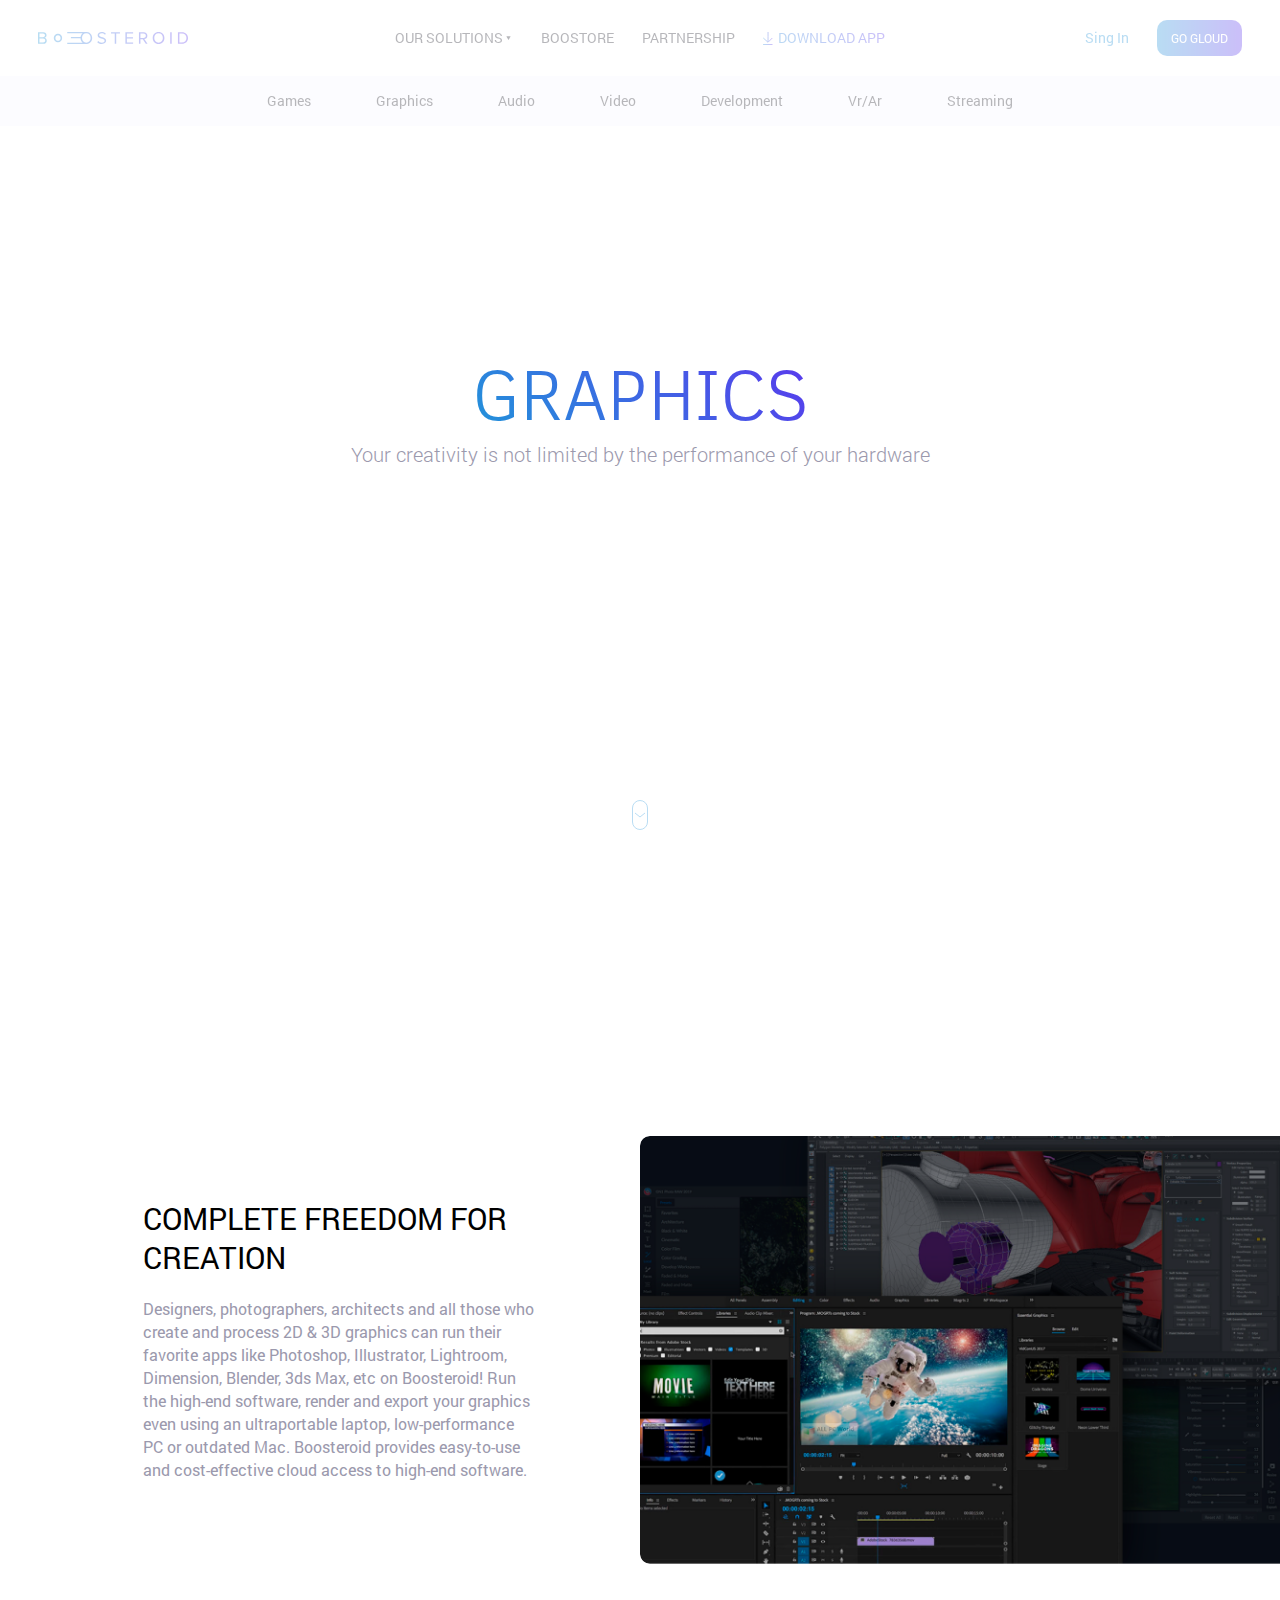
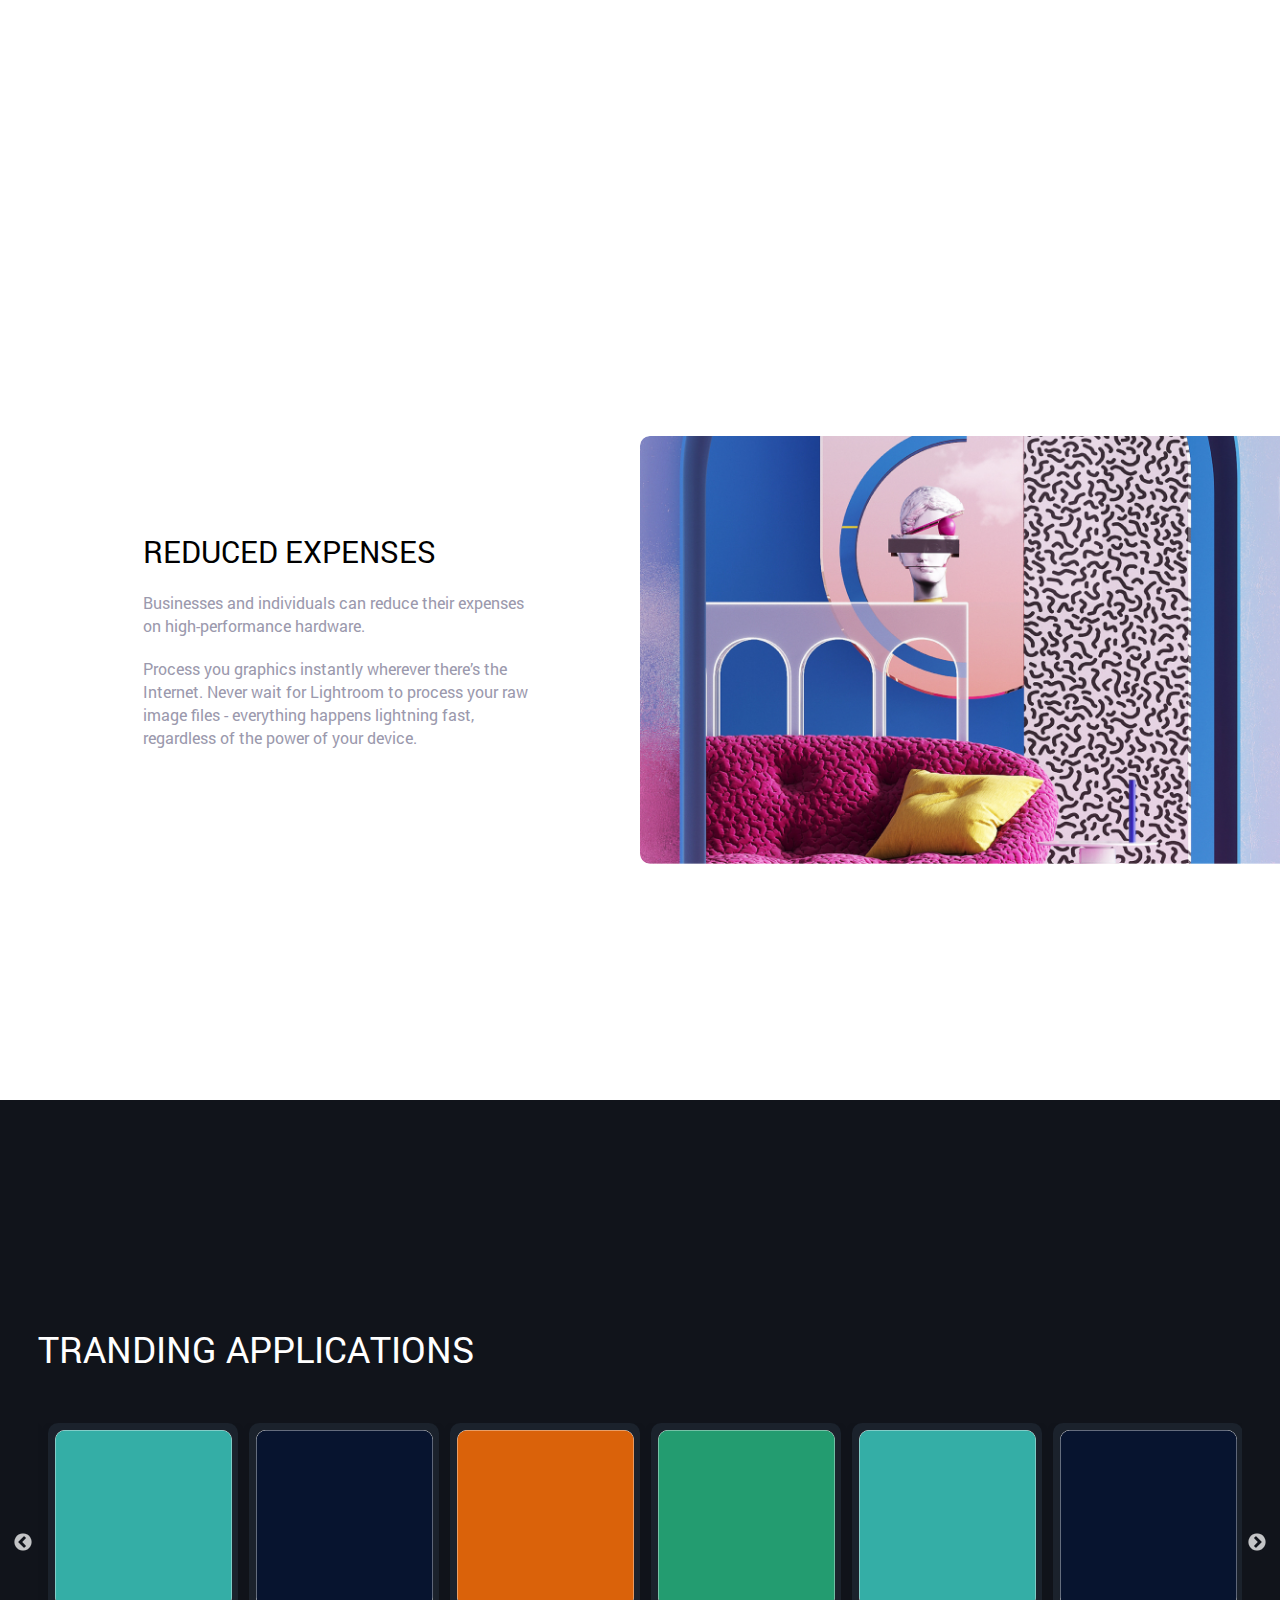
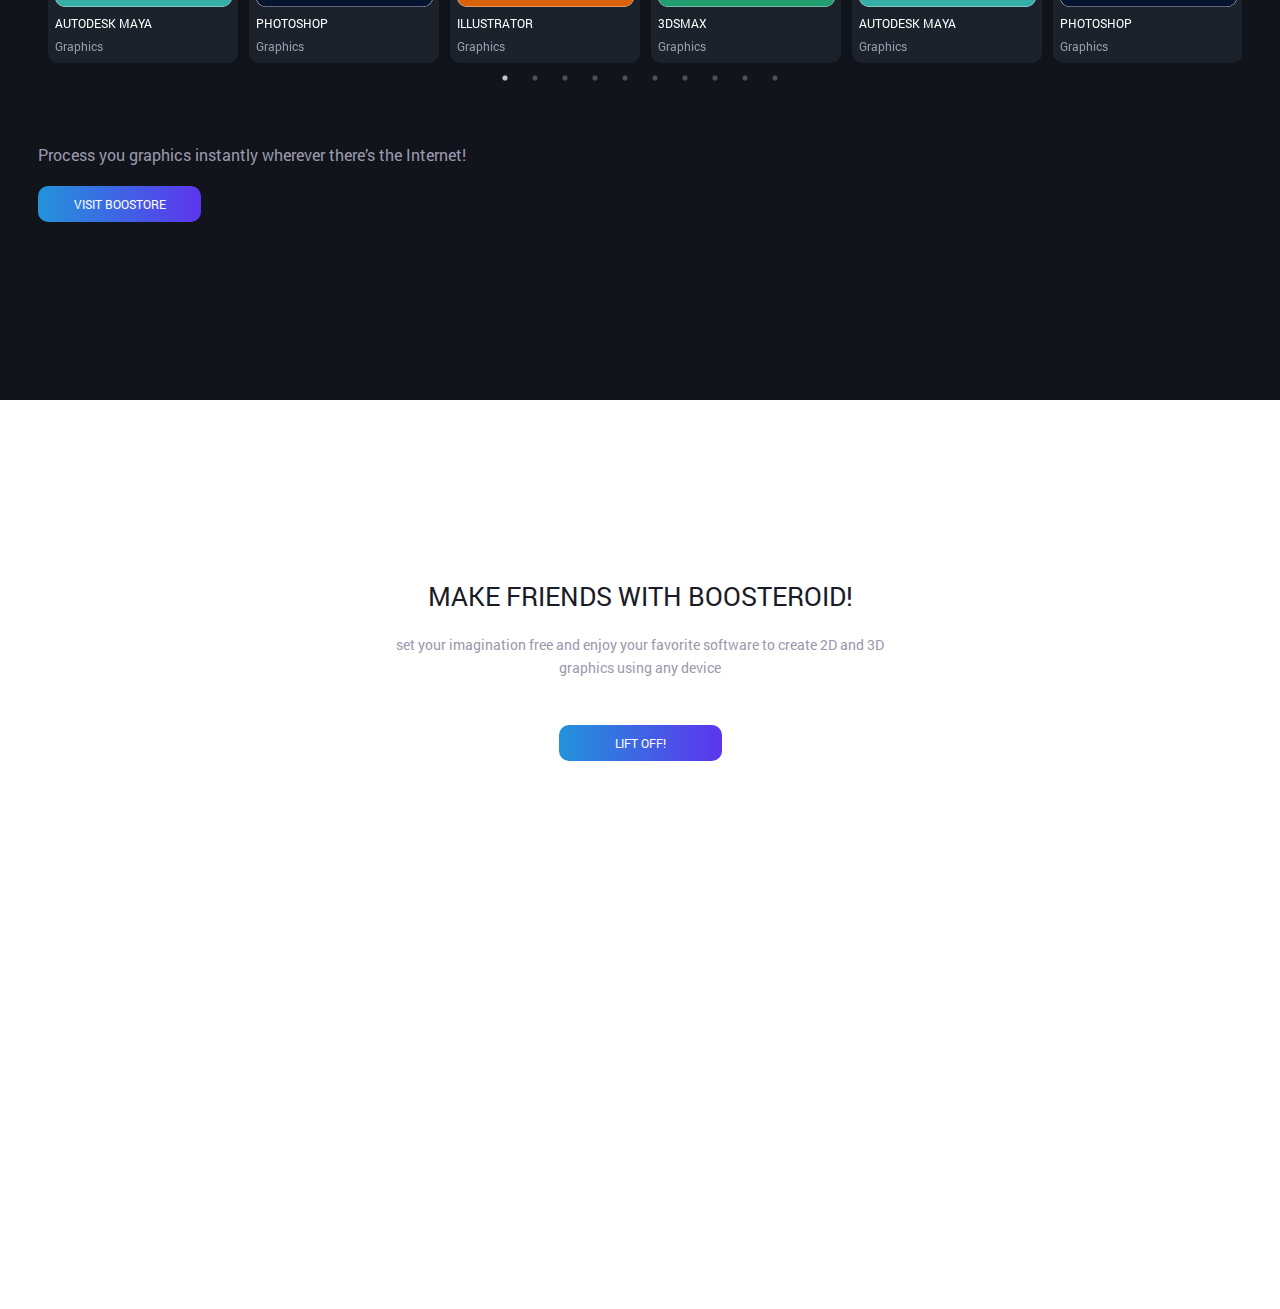
<file: graphics.html>
<!DOCTYPE html>
<html lang="en">

<head>
  <meta charset="UTF-8">
  <meta name="viewport" content="width=device-width, initial-scale=1, shrink-to-fit=no">
  <title>Graphics</title>
  <link rel="stylesheet" type="text/css" href="./slick/slick.css">
  <link rel="stylesheet" type="text/css" href="./slick/slick-theme.css">
  <link rel="stylesheet" href="style/fonts.css">
  <link rel="stylesheet" href="style/motion.min.css">
  <link rel="stylesheet" href="style/main.css">
  <link rel="stylesheet" href="style/media.css">
</head>

<body>

  <header class='fixed_header'>
    <div class='main_header'>
      <a class='logo_boosteroid' href="index.html">
        <img src="img/logo.svg" alt="boosteroid">
      </a>
      <nav>
        <div class="mobile_burger_menu">
          <span></span>
          <span></span>
          <span></span>
        </div>
        <ul>
          <li>
            <ul>
              <li>
                <span class='submenu_header pointer_down'>our solutions</span>
                <ul class='submenu'>
                  <li><a href="games.html">games</a></li>
                  <li><a href="graphics.html">graphics</a></li>
                  <li><a href="audio.html">audio</a></li>
                  <li><a href="#media">video</a></li>
                  <li><a href="#development">development</a></li>
                  <li><a href="vrarai.html">vr/ar</a></li>
                  <li><a href="streaming.html">streaming</a></li>
                </ul>
              </li>
              <li><a href="#boostore">boostore</a></li>
              <li><a href="#partnership">partnership</a></li>
              <li><a href="#" download>download app</a></li>
            </ul>
          </li>
          <li>
            <ul>
              <li><a href="https://cloud.boosteroid.com/auth/sign-in" class="sing_in">sing in</a></li>
								<li><a href="#" class="explore">go gloud</a></li>
            </ul>
          </li>
        </ul>
      </nav>
    </div>
  </header>
  <div>
    <section id='slogan' class='light_bg'>
      <div class="slogan_wrap">
        <div>
          <h1>graphics</h1>
          <p>Your creativity is not limited by the performance of your hardware</p>
        </div>
        <div class='scroller'>
          <a href="#left_side_img">
            <img src="img/scroller-button.svg" alt="scroller button">
          </a>
        </div>
        <img src="img/graphic-bg.png" alt="graphics">
      </div>
    </section>

    <section id='left_side_img'>
      <div class="content">
        <div>
          <h3>
            Complete freedom for creation
          </h3>
          <p>Designers, photographers, architects and all those who create and process 2D & 3D graphics can run their
            favorite apps like Photoshop, Illustrator, Lightroom, Dimension, Blender, 3ds Max, etc on Boosteroid! Run
            the high-end software, render and export your graphics even using an ultraportable laptop, low-performance
            PC or outdated Mac. Boosteroid provides easy-to-use and cost-effective cloud access to high-end software.</p>
        </div>
      </div>
      <img src="img/graphics-first.png" alt="play while tou travel">
    </section>

    <section id='left_side_img'>
      <div class="content">
        <div>
          <h3>
            reduceD expenses
          </h3>
          <p>Businesses and individuals can reduce their expenses on high-performance hardware.</p>
          <p>Process you graphics instantly wherever there’s the Internet. Never wait for Lightroom to process your raw
            image files - everything happens lightning fast, regardless of the power of your device.</p>
        </div>
      </div>
      <img src="img/graphics-second.png" alt="play while tou travel">
    </section>

    <section id='tranding_products'>
      <div class="tranding_products_wrapper">
        <h2>Tranding applications</h2>
        <div class="top_products">
          <div class='product'>
            <img src="img/green.png" alt="Top product">
            <h4>3DsMax</h4>
            <p>Graphics</p>
          </div>
          <div class='product'>
            <img src="img/turquoise.png" alt="Witcher 3 Wild Hunt">
            <h4>Autodesk Maya</h4>
            <p>Graphics</p>
          </div>
          <div class='product'>
            <img src="img/dark-blue.png" alt="call of duty">
            <h4>Photoshop</h4>
            <p>Graphics</p>
          </div>
          <div class='product'>
            <img src="img/orange.png" alt="Metro 2033">
            <h4>Illustrator</h4>
            <p>Graphics</p>
          </div>
          <div class='product'>
            <img src="img/purple.png" alt="World of Tanks">
            <h4>After Effects</h4>
            <p>Graphics</p>
          </div>
          <div class='product'>
            <img src="img/dark.png" alt="Top product">
            <h4>Lightroom</h4>
            <p>Graphics</p>
          </div>
          <div class='product'>
            <img src="img/green.png" alt="Top product">
            <h4>3DsMax</h4>
            <p>Graphics</p>
          </div>
          <div class='product'>
            <img src="img/turquoise.png" alt="Witcher 3 Wild Hunt">
            <h4>Autodesk Maya</h4>
            <p>Graphics</p>
          </div>
          <div class='product'>
            <img src="img/dark-blue.png" alt="call of duty">
            <h4>Photoshop</h4>
            <p>Graphics</p>
          </div>
          <div class='product'>
            <img src="img/orange.png" alt="Metro 2033">
            <h4>Illustrator</h4>
            <p>Graphics</p>
          </div>
        </div>
        <div class='tranding_products_content'>
          <p>Process you graphics instantly wherever there’s the Internet!</p>
          <a href="#boostore">visit boostore</a>
        </div>
      </div>
    </section>
    
    <section id='opportunities'>
      <div class='opportunities'>
        <div>
          <h3>Make friends with Boosteroid!</h3>
          <p>set your imagination free and enjoy your favorite software to create 2D and 3D graphics using any device</p>
          <a href="#boostore">lift off!</a>
        </div>
      </div>
    </section>
    <footer>
      <div class="footer_content">
        <div class="rights">
          <a href="#slogan">
            <img src="img/logo.svg" alt="Boosteroid">
          </a>
          <form id="subscribe" action="#" method="post">
            <input type="email" placeholder="Subscribe to our newsletter">
            <button type="submit"></button>
          </form>
          <p>Boosteroid 2018. All right reserved</p>
        </div>
        <div class="out_solutions">
          <h4>our solutions</h4>
          <ul>
            <li><a href="products.html">games</a></li>
            <li><a href="graphics.html">graphics</a></li>
            <li><a href="audio.html">audio</a></li>
            <li><a href="#">video</a></li>
            <li><a href="#">development</a></li>
            <li><a href="vrarai.html">vr/ar</a></li>
            <li><a href="#">streaming</a></li>
          </ul>
        </div>
        <div class="about">
          <h4>about</h4>
          <ul>
            <li><a href="#">Who we are</a></li>
            <li><a href="#">prising</a></li>
            <li><a href="#">prisiecome a partner/li>
          </ul>
        </div>
        <div class="support">
          <h4>support</h4>
          <ul>
            <li><a href="#">action center</a></li>
            <li><a href="#">FAQ</a></li>
            <li><a href="#">support@boosteroid.com</a></li>
          </ul>
        </div>
        <div class="legal_terms">
          <div class="terms">
            <h4>legal terms</h4>
            <ul>
              <li><a href="#">Terms of Use</a></li>
              <li><a href="#">Privacy Policy</a></li>
              <li><a href="#">Copyright Policy</a></li>
              <li><a href="#">Cookie Poicy</a></li>
            </ul>
          </div>
          <div class='social_network'>
            <ul>
              <li><a href="https://ru-ru.facebook.com/boosteroid.info/" target="_blank"><img src="./img/facebook.svg"
                    alt="facebook Boosteroid"></a></li>
              <li><a href="https://www.instagram.com/boosteroid/" target="_blank"><img src="./img/instagram.svg" alt="@Boosteroid"></a></li>
              <li><a href="https://ru.linkedin.com/company/boosteroid" target="_blank"><img src="./img/linkedin.svg"
                    alt="LinkedIn Boosteroid Company"></a></li>
            </ul>
          </div>
        </div>
      </div>
    </footer>
  </div>

  <!--[if lt IE 9]>
<script src="libs/html5shiv/es5-shim.min.js"></script>
<script src="libs/html5shiv/html5shiv.min.js"></script>
<script src="libs/html5shiv/html5shiv-printshiv.min.js"></script>
<script src="libs/respond/respond.min.js"></script>
<![endif]-->
  <!-- <script src="libs/jQuery/jquery-3.3.1.js"></script> -->
  <!-- <script type="text/javascript" src="//code.jquery.com/jquery-1.11.0.min.js"></script>
<script type="text/javascript" src="//code.jquery.com/jquery-migrate-1.2.1.min.js"></script> -->
  <!-- <script type="text/javascript" src="slick/slick.min.js"></script> -->
  <script src="https://code.jquery.com/jquery-2.2.0.min.js" type="text/javascript"></script>
  <script src="./slick/slick.js" type="text/javascript" charset="utf-8"></script>
  <script src="js/slider.js"></script>
  <script type="text/javascript" src="js/animation.js"></script>
  <script src="js/main.js"></script>

</body>

</html>
</file>
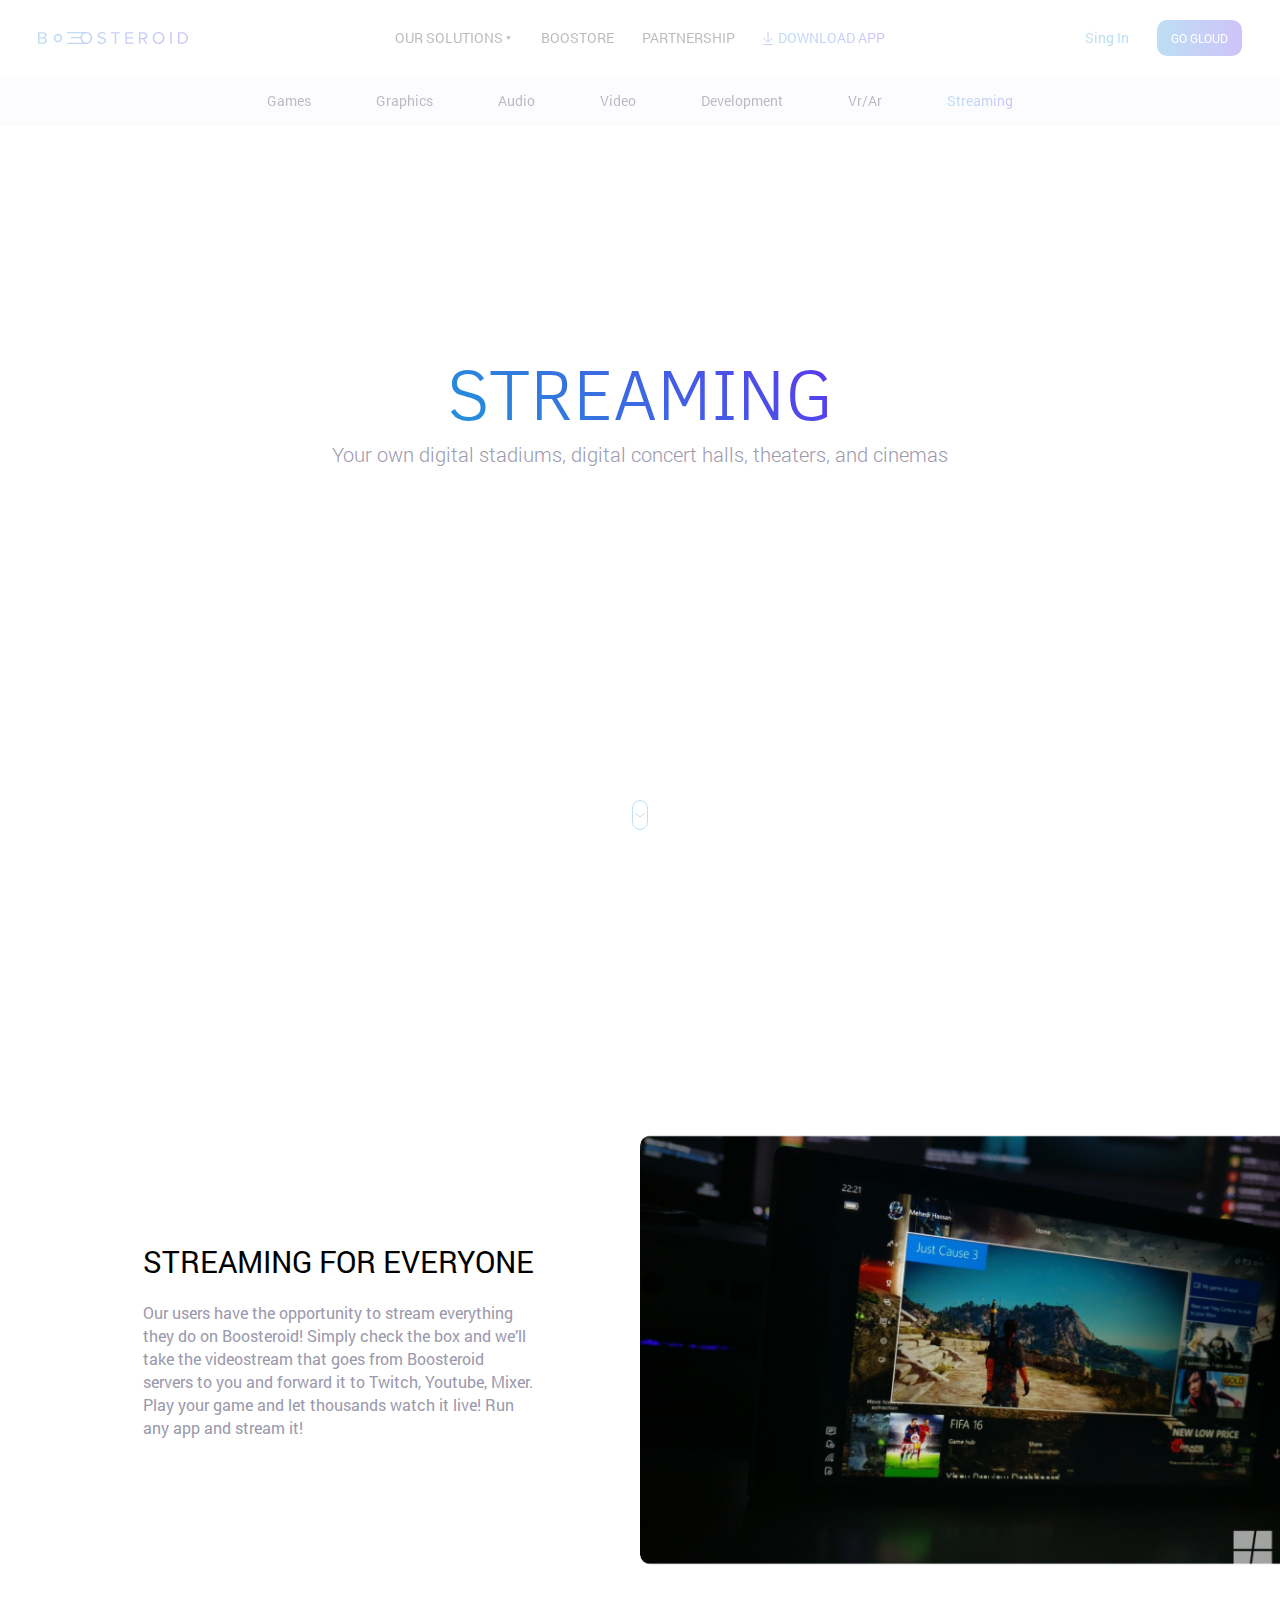
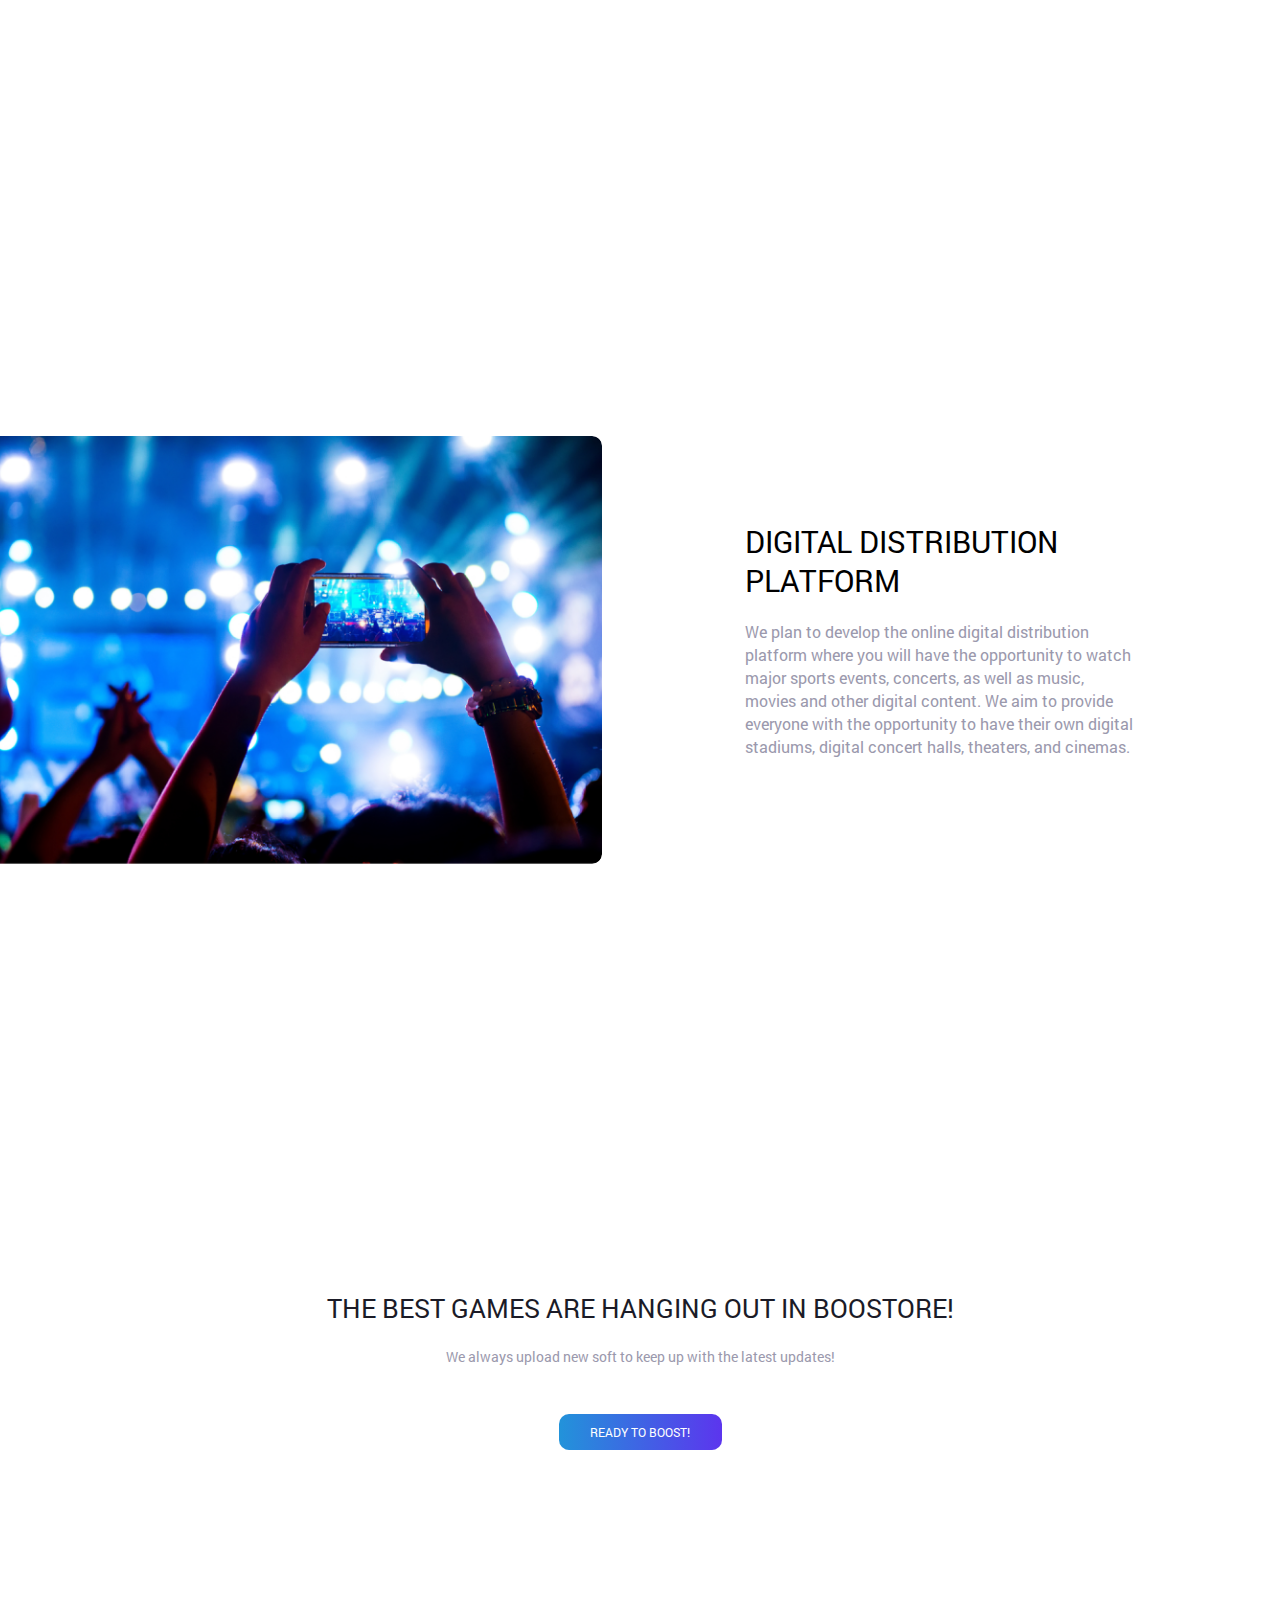
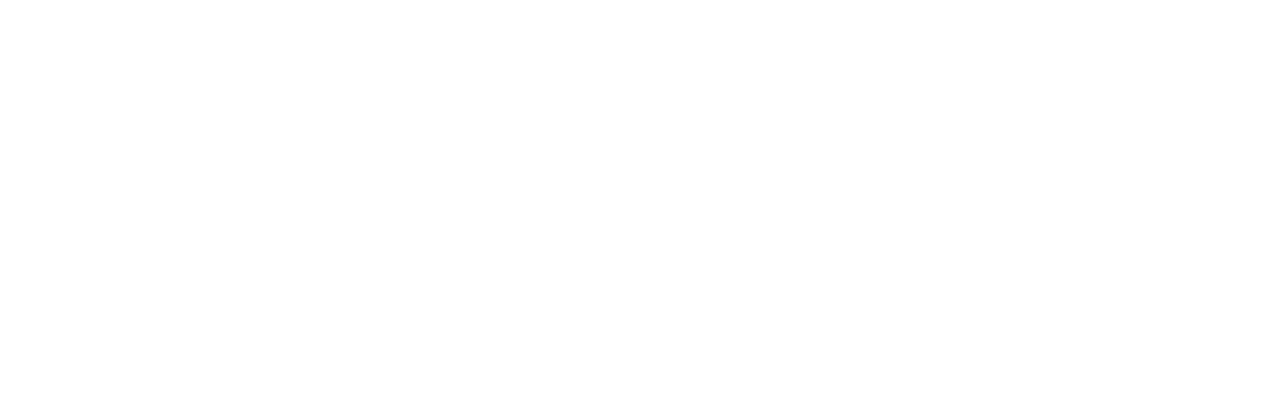
<file: streaming.html>
<!DOCTYPE html>
<html lang="en">

<head>
  <meta charset="UTF-8">
  <meta name="viewport" content="width=device-width, initial-scale=1, shrink-to-fit=no">
  <title>Streaming</title>
  <link rel="stylesheet" type="text/css" href="./slick/slick.css">
  <link rel="stylesheet" type="text/css" href="./slick/slick-theme.css">
  <link rel="stylesheet" href="style/fonts.css">
  <link rel="stylesheet" href="style/motion.min.css">
  <link rel="stylesheet" href="style/main.css">
  <link rel="stylesheet" href="style/media.css">
</head>

<body>

  <header class='fixed_header'>
    <div class='main_header'>
      <a class='logo_boosteroid' href="index.html">
        <img src="img/logo.svg" alt="boosteroid">
      </a>
      <nav>
        <div class="mobile_burger_menu">
          <span></span>
          <span></span>
          <span></span>
        </div>
        <ul>
          <li>
            <ul>
              <li>
                <span class='submenu_header pointer_down'>our solutions</span>
                <ul class='submenu'>
                  <li><a href="games.html">games</a></li>
                  <li><a href="graphics.html">graphics</a></li>
                  <li><a href="audio.html">audio</a></li>
                  <li><a href="#media">video</a></li>
                  <li><a href="#development">development</a></li>
                  <li><a href="vrarai.html">vr/ar</a></li>
                  <li><a href="#streaming" class="gradient_link">streaming</a></li>
                </ul>
              </li>
              <li><a href="#boostore">boostore</a></li>
              <li><a href="#partnership">partnership</a></li>
              <li><a href="#" download>download app</a></li>
            </ul>
          </li>
          <li>
            <ul>
              <li><a href="https://cloud.boosteroid.com/auth/sign-in" class="sing_in">sing in</a></li>
								<li><a href="#" class="explore">go gloud</a></li>
            </ul>
          </li>
        </ul>
      </nav>
    </div>
  </header>
  <div>
    <section id='slogan' class='light_bg'>
      <div class="slogan_wrap">
        <div>
          <h1>streaming</h1>
          <p> Your own digital stadiums, digital concert halls, theaters, and cinemas</p>
        </div>
        <div class='scroller'>
          <a href="#left_side_img">
            <img src="img/scroller-button.svg" alt="scroller button">
          </a>
        </div>
        <img src="img/streaming-bg.png" alt="streaming">
      </div>
    </section>

    <section id='left_side_img'>
      <div class="content">
        <div>
          <h3>
            streaming for everyone
          </h3>
          <p>
            Our users have the opportunity to stream everything they do on Boosteroid! Simply check the box and we’ll
            take the videostream that goes from Boosteroid servers to you and forward it to Twitch, Youtube, Mixer.
            Play your game and let thousands watch it live! Run any app and stream it!
          </p>
        </div>
      </div>
      <img src="img/streaming-first.png" alt="Streaming for everyone">
    </section>

    <section id='right_side_img'>
      <img src="img/streaming-second.png" alt="digital distribution platform">
      <div class="content">
        <div>
          <h3>
            digital distribution platform
          </h3>
          <p>
            We plan to develop the online digital distribution platform where you will have the opportunity to watch
            major sports events, concerts, as well as music, movies and other digital content. We aim to provide
            everyone with the opportunity to have their own digital stadiums, digital concert halls, theaters, and
            cinemas.
          </p>
        </div>
      </div>
    </section>
    <section id='opportunities'>
      <div class='opportunities'>
        <div>
          <h3> the best games are hanging out in boostore!</h3>
          <p>We always upload new soft to keep up with the latest updates!</p>
          <a href="#boostore">ready to boost!</a>
        </div>
      </div>
    </section>
    <footer>
      <div class="footer_content">
        <div class="rights">
          <a href="#slogan">
            <img src="img/logo.svg" alt="Boosteroid">
          </a>
          <form id="subscribe" action="#" method="post">
            <input type="email" placeholder="Subscribe to our newsletter">
            <button type="submit"></button>
          </form>
          <p>Boosteroid 2018. All right reserved</p>
        </div>
        <div class="out_solutions">
          <h4>our solutions</h4>
          <ul>
            <li><a href="games.html">games</a></li>
            <li><a href="graphics.html">graphics</a></li>
            <li><a href="audio.html">audio</a></li>
            <li><a href="#">video</a></li>
            <li><a href="#">development</a></li>
            <li><a href="vrarai.html">vr/ar</a></li>
            <li><a href="#">streaming</a></li>
          </ul>
        </div>
        <div class="about">
          <h4>about</h4>
          <ul>
            <li><a href="#">Who we are</a></li>
            <li><a href="#">prising</a></li>
            <li><a href="#">prisiecome a partner/li>
          </ul>
        </div>
        <div class="support">
          <h4>support</h4>
          <ul>
            <li><a href="#">action center</a></li>
            <li><a href="#">FAQ</a></li>
            <li><a href="#">support@boosteroid.com</a></li>
          </ul>
        </div>
        <div class="legal_terms">
          <div class="terms">
            <h4>legal terms</h4>
            <ul>
              <li><a href="#">Terms of Use</a></li>
              <li><a href="#">Privacy Policy</a></li>
              <li><a href="#">Copyright Policy</a></li>
              <li><a href="#">Cookie Poicy</a></li>
            </ul>
          </div>
          <div class='social_network'>
            <ul>
              <li><a href="https://ru-ru.facebook.com/boosteroid.info/" target="_blank"><img src="./img/facebook.svg"
                    alt="facebook Boosteroid"></a></li>
              <li><a href="https://www.instagram.com/boosteroid/" target="_blank"><img src="./img/instagram.svg" alt="@Boosteroid"></a></li>
              <li><a href="https://ru.linkedin.com/company/boosteroid" target="_blank"><img src="./img/linkedin.svg"
                    alt="LinkedIn Boosteroid Company"></a></li>
            </ul>
          </div>
        </div>
      </div>
    </footer>
  </div>

  <!--[if lt IE 9]>
<script src="libs/html5shiv/es5-shim.min.js"></script>
<script src="libs/html5shiv/html5shiv.min.js"></script>
<script src="libs/html5shiv/html5shiv-printshiv.min.js"></script>
<script src="libs/respond/respond.min.js"></script>
<![endif]-->
  <!-- <script src="libs/jQuery/jquery-3.3.1.js"></script> -->
  <!-- <script type="text/javascript" src="//code.jquery.com/jquery-1.11.0.min.js"></script>
<script type="text/javascript" src="//code.jquery.com/jquery-migrate-1.2.1.min.js"></script> -->
  <!-- <script type="text/javascript" src="slick/slick.min.js"></script> -->
  <script src="https://code.jquery.com/jquery-2.2.0.min.js" type="text/javascript"></script>
  <script src="./slick/slick.js" type="text/javascript" charset="utf-8"></script>
  <script src="js/slider.js"></script>
  <script type="text/javascript" src="js/animation.js"></script>
  <script src="js/main.js"></script>

</body>

</html>
</file>
<file: style/main.css>
* {
	margin: 0;
	padding: 0;
	-webkit-box-sizing: border-box;
	box-sizing: border-box;
}

body {
	margin: 0;
	padding: 0;
	font-family: 'RobotoRegular', 'ClearSansLight', Helvetica, Arial, sans-serif;
}

h1 {
	font-weight: normal;
	font-family: 'ClearSansLight', Helvetica, Arial, sans-serif;
}

h2,
h3,
h4,
h5,
h6,
p {
	font-weight: normal;
	font-family: 'RobotoRegular', Helvetica, Arial, sans-serif;
}

.sticky {
	position: fixed;
	top: 0;
	width: 100%
}

/*--- HEADER ---*/

header {
	opacity: 0;
	z-index: 999;
}

.main_header {
	-o-display: flex;
	-moz-display: flex;
	-ms-display: flex;
	-webkit-display: flex;
	display: -webkit-box;
	display: flex;
	-o-justify-content: space-between;
	-moz-justify-content: space-between;
	-ms-justify-content: space-between;
	-webkit-box-pack: justify;
	-ms-flex-pack: justify;
	justify-content: space-between;
	-o-align-items: center;
	-moz-align-items: center;
	-ms-align-items: center;
	-webkit-box-align: center;
	-ms-flex-align: center;
	align-items: center;
	height: 76px;
	background: #ffffff;
	position: relative;
	line-height: 76px;
	padding: 0 38px;
}

/*menu*/
.logo_boosteroid {
	width: 25%;
}
nav {
	width: 75%;
}

nav li span,
nav li a {
	text-decoration: none;
	color: #1B1B27;
}

nav li span {
	cursor: pointer;
}

.pointer_down {
	background: url('../img/pointer-down.png') no-repeat 98% 50%;
	padding-right: 10px;
}

.pointer_up {
	background: url('../img/pointer-up.png') no-repeat 98% 50%;
}

nav>ul {
	width: 100%;
	display: -webkit-box;
	display: -ms-flexbox;
	display: flex;
	-webkit-box-pack: center;
	-ms-flex-pack: center;
	justify-content: center;
	margin: 0;
	text-transform: uppercase;
	font-size: 14px;
	z-index: 999;
}

nav>ul>li:nth-child(1) {
	list-style-type: none;
	color: #1B1B27;
	text-align: center;
}

nav>ul>li:nth-child(1){
	width: 66.666%;
}

nav>ul>li:nth-child(2){
	width: 33.333%;
}

nav>ul li {
	list-style-type: none;
}

nav>ul>li ul {
	display: flex;
}

nav>ul>li:nth-child(1)>ul {
	display: flex;
	justify-content: center;
}

nav>ul>li:nth-child(2)>ul {
	display: flex;
	justify-content: flex-end;
}

nav>ul>li>ul>li {
	margin-right: 28px;
}

nav>ul>li>ul>li:last-child {
	margin-right: 0;
}

/*'download app' button*/

nav>ul>li:nth-child(1)>ul>li:nth-child(4) a {
	position: relative;
	background: -webkit-linear-gradient(45deg, #2096D9 0%, #5C35EE 100%);
	background-clip: text;
	-webkit-background-clip: text;
	-webkit-text-fill-color: transparent;
	text-transform: uppercase;
	padding-left: 15px;
}

nav>ul>li:nth-child(1)>ul>li:nth-child(4) a:before {
	position: absolute;
	content: '';
	top:50%;
	left: 0;
	transform: translateY(-50%);
	width: 10px;
	height: 17px;
	background: url(../img/download-app.svg) center 2px no-repeat;
}

/*------*/


/*----'sign in' & go 'cloud buttons'------*/
nav>ul>li:nth-child(2)>ul li:nth-child(1) a {
	font-size: 14px;
	color: #2293DA;
	text-transform: capitalize;
}

nav>ul>li:nth-child(2)>ul li:nth-child(2) a {
	background: -webkit-gradient(linear, left top, right top, from(#2293DA), to(#5C35EE));
	background: linear-gradient(90deg, #2293DA 0%, #5C35EE 100%);
	text-transform: uppercase;
	font-size: 12px;
	color: #ffffff;
	text-align: center;
	padding: 10px 14px;
	border-radius: 10px;
}
/*-----*/

/*gradient link*/
.gradient_link{
	background: -webkit-linear-gradient(45deg, #2096D9 0%, #5C35EE 100%);
	background-clip: text;
	-webkit-background-clip: text;
	-webkit-text-fill-color: transparent;
}
/**/

.submenu {
	top: 76px;
	left: 50%;
	width: 100%;
	position: absolute;
	text-transform: capitalize;
	display: flex;
	background: #F8F7FF;
	-webkit-transform: translateX(-50%);
	transform: translateX(-50%);
	-webkit-box-pack: center;
	-ms-flex-pack: center;
	justify-content: center;
	height: 50px;
	line-height: 50px;
	z-index: 999;
}

.submenu li {
	list-style-type: none;
	margin-right: 65px;
}

.submenu li:nth-child(7) {
	margin-right: 0;
}

/*mobile_nav_menu*/
.mobile_burger_menu {
	display: none;
	width: 30px;
	height: 15px;
	position: relative;
	-webkit-transform: rotate(0deg);
	transform: rotate(0deg);
	-webkit-transition: .5s ease-in-out;
	transition: .5s ease-in-out;
	cursor: pointer;
}

.mobile_burger_menu span {
	display: block;
	position: absolute;
	height: 2px;
	width: 100%;
	background: -webkit-gradient(linear, left top, right top, from(#2293DA), to(#5C35EE));
	background: linear-gradient(90deg, #2293DA 0%, #5C35EE 100%);
	border-radius: 1.5px;
	opacity: 1;
	left: 0;
	-webkit-transform: rotate(0deg);
	transform: rotate(0deg);
	-webkit-transition: .25s ease-in-out;
	transition: .25s ease-in-out;
}

.mobile_burger_menu span:nth-child(1) {
	top: 0px;
}

.mobile_burger_menu span:nth-child(2) {
	top: 8px;
}

.mobile_burger_menu span:nth-child(3) {
	top: 16px;
}

.mobile_burger_menu.open span:nth-child(1) {
	top: 8px;
	-webkit-transform: rotate(135deg);
	transform: rotate(135deg);
}

.mobile_burger_menu.open span:nth-child(2) {
	opacity: 0;
	left: -60px;
}

.mobile_burger_menu.open span:nth-child(3) {
	top: 9px;
	-webkit-transform: rotate(-135deg);
	transform: rotate(-135deg);
}

/*All sections*/
#slogan,
#video,
#our_solutions,
#internet {
	height: calc(100vh);
}


/**/

/* SECTION 1 SLOGAN */

#slogan,
#gaming {
	height: calc(100vh - 76px);
	min-height: 100%;
}

.light_bg {
	background: white;
}

.dark_bg {
	background: #171723 url(../img/main-bg-dark.png) center center/cover no-repeat;
}

.dark_bg:after {
	content: '';
	background: #171723;
}

.slogan_wrap,
.gaming_wrap {
	-o-display: flex;
	-moz-display: flex;
	-ms-display: flex;
	-webkit-display: flex;
	display: -webkit-box;
	display: flex;
	-webkit-box-orient: vertical;
	-webkit-box-direction: normal;
	-ms-flex-direction: column;
	flex-direction: column;
	-o-justify-content: space-between;
	-moz-justify-content: space-between;
	-ms-justify-content: space-between;
	-webkit-box-pack: center;
	-ms-flex-pack: center;
	justify-content: center;
	-webkit-box-align: center;
	-ms-flex-align: center;
	align-items: center;
	height: 100%;
	position: relative;
}

.slogan_wrap>img {
	position: absolute;
	top: 0;
	left: 0;
	width: 100%;
	height: 100%;
	background: #171723;
	opacity: 0;
}

.slogan_wrap>div {
	z-index: 1;
}

h1 {
	font-size: 72px;
	background: -webkit-linear-gradient(45deg, #2096D9 0%, #5C35EE 100%);
	background-clip: text;
	-webkit-background-clip: text;
	-webkit-text-fill-color: transparent;
	text-transform: uppercase;
}

#slogan>div>div>div {
	display: flex;
	flex-direction: row;
	justify-content: center;
	margin-top: 32px;
}

#slogan>div>div>div a {
	text-transform: uppercase;
	text-decoration: none;
	color: white;
	font-size: 12px;
}
 /* 'get started button' button*/
#slogan>div>div>div a:nth-child(1) {
	background: -webkit-gradient(linear, left top, right top, from(#2293DA), to(#5C35EE));
  background: linear-gradient(90deg, #2293DA 0%, #5C35EE 100%);
  text-align: center;
  padding: 10px 31px;
	border-radius: 10px;
	margin-right: 10px;
}
/*---------*/

/*'download app' button */
#slogan>div>div>div a:nth-child(2) {
	position: relative;
	border: 2px solid transparent;
  background: #171723;
  background-clip: padding-box;
	border-radius: 10px;
	text-align: center;
	padding: 10px 11px 10px 36px;
}

#slogan>div>div>div a:nth-child(2):after {
	content: '';
	position: absolute;
	top: -2px;
  bottom: -2px;
  left: -2px;
  right: -2px;
	background: linear-gradient(90deg, #2293DA 0%, #5C35EE 100%);
	z-index: -1;
  border-radius: 10px;
}

#slogan>div>div>div a:nth-child(2):before {
	content: '';
	width: 10px;
	height: 17px;
	position: absolute;
	top: 50%;
	left: 15px;
	transform: translateY(-50%);
	background: url(../img/download-app-white.svg) center 2px no-repeat;
}
/*-----------*/

.slogan_wrap div,
.gaming_wrap div,
.scroller {
	-o-display: flex;
	-moz-display: flex;
	-ms-display: flex;
	-webkit-display: flex;
	display: -webkit-box;
	display: flex;
	-webkit-box-orient: vertical;
	-webkit-box-direction: normal;
	-ms-flex-direction: column;
	flex-direction: column;
	-o-justify-content: center;
	-moz-justify-content: center;
	-ms-justify-content: center;
	-webkit-box-pack: center;
	-ms-flex-pack: center;
	justify-content: center;
	-webkit-box-align: center;
	-ms-flex-align: center;
	align-items: center;
}

.scroller a {
	opacity: 0;
}

.slogan_wrap>div,
.gaming_wrap div:nth-of-type(1) {
	-webkit-box-flex: 4;
	-ms-flex-positive: 4;
	flex-grow: 4;
}

.slogan_wrap div:nth-of-type(2),
.gaming_wrap div:nth-of-type(2) {
	-webkit-box-flex: 1;
	-ms-flex-positive: 1;
	flex-grow: 1;
}

.slogan_gradient_text,
.gaming_gradient_text {
	font-size: 72px;
	line-height: 88px;
	text-transform: uppercase;
	background: -webkit-linear-gradient(45deg, #2096D9 0%, #5C35EE 100%);
	background-clip: text;
	-webkit-background-clip: text;
	-webkit-text-fill-color: transparent;
	margin-bottom: 24px;
}

.slogan_wrap div p,
.gaming_description {
	display: block;
	font-family: 'RobotoLight';
	font-style: normal;
	font-weight: 300;
	line-height: 28px;
	font-size: 20px;
	text-align: center;
	color: #9B99AD;
	margin: 0 auto;
}

.to_uppercase {
	text-transform: uppercase;
}


/*SECTION VIDEO*/

#video {
	position: relative;
}

.video_block {
	display: inline-block;
	position: relative;
}

.play_button {
	background-image: url('../img/big-play-button.svg');
	background-repeat: no-repeat;
	width: 59px;
	height: 59px;
	position: absolute;
	left: 0%;
	right: 0%;
	top: 0%;
	bottom: 0%;
	margin: auto;
	background-size: contain;
	background-position: center;
	-webkit-transition: all 0.3s linear;
	transition: all 0.3s linear;
	cursor: pointer;
}

.play_button:hover {
	-webkit-transform: scale(1.1);
	transform: scale(1.1);
}

.video_wrapper {
	max-width: 1270px;
	min-width: 320px;
	position: absolute;
	top: 50%;
	right: 50%;
	-webkit-transform: translate(50%, -50%);
	transform: translate(50%, -50%);
	text-align: center;
	color: #fff;
}

.video_block video {
	display: block;
	background: #000;
	width: 100%;
	height: 100%;
	/* width: 1072px;
	height: 550px; */
	border-radius: 10px;
}

.controls {
	position: absolute;
	display: -webkit-box;
	display: -ms-flexbox;
	display: flex;
	-webkit-box-align: center;
	-ms-flex-align: center;
	align-items: center;
	-webkit-box-pack: space-evenly;
	-ms-flex-pack: space-evenly;
	justify-content: space-evenly;
	bottom: 10px;
	left: 50%;
	-webkit-transform: translateX(-50%);
	transform: translateX(-50%);
	width: 98%;
	height: 48px;
	background: #000;
	border-radius: 10px;
	padding: 15px;
}

#playpause {
	border: none;
	width: 13px;
	height: 13px;
	background-image: url('../img/play-button.png');
	background-repeat: no-repeat;
	background-position: center;
	background-color: transparent;
	outline: none;
	cursor: pointer;
}

#full-screen {
	border: none;
	width: 19px;
	height: 19px;
	background-image: url('../img/full-screen.svg');
	background-repeat: no-repeat;
	background-position: center;
	background-color: transparent;
	outline: none;
	background-size: cover;
	cursor: pointer;
}

/* seek-bar*/
input[type=range] {
	-webkit-appearance: none;
	width: 90%;
	height: 4px;
	background-color: #9B99AD;
	border-radius: 2px;
	cursor: pointer;
}

input[type=range]::-webkit-slider-runnable-track {
	width: 90%;
	height: 4px;
	background: #9B99AD;
	border: none;
	border-radius: 2px;
}

input[type=range]::-webkit-slider-thumb {
	-webkit-appearance: none;
	border: none;
	height: 10px;
	width: 10px;
	border-radius: 50%;
	background: #C4C4C4;
	margin-top: -3px;
}

input[type=range]:focus {
	outline: none;
}

input[type=range]:focus::-webkit-slider-runnable-track {
	background: #9B99AD;
}

input[type=range]::-moz-range-track {
	width: 90%;
	height: 4px;
	background: #9B99AD;
	border: none;
	border-radius: 2px;
}

input[type=range]::-moz-range-thumb {
	border: none;
	height: 10px;
	width: 10px;
	border-radius: 50%;
	background: #C4C4C4;
}

input[type=range]::-ms-track {
	width: 90%;
	height: 4px;
	background: transparent;
	color: transparent;
}

input[type=range]::-ms-fill-lower {
	background: #C4C4C4;
	border-radius: 10px;
}

input[type=range]::-ms-fill-upper {
	background: #C4C4C4;
	border-radius: 10px;
}

input[type=range]::-ms-thumb {
	border: none;
	height: 10px;
	width: 10px;
	border-radius: 50%;
	background: #C4C4C4;
}

input[type=range]:focus::-ms-fill-lower {
	background: #888;
}

input[type=range]:focus::-ms-fill-upper {
	background: #ccc;
}


/*SECTION OUR_SOLUTIONS*/

#our_solutions,
#tranding_products {
	height: 100vh;
	display: -webkit-box;
	display: -ms-flexbox;
	display: flex;
	-webkit-box-pack: center;
	-ms-flex-pack: center;
	justify-content: center;
	-webkit-box-align: center;
	-ms-flex-align: center;
	align-items: center;
	margin: 60px 38px;
}

#tranding_products {
	background: #11141B;
	margin: 0 0;
	padding: 76px 38px 30px;
}


.solutions_wrapper,
.tranding_products_wrapper {
	max-width: 100vw;
	width: 100%;
	height: auto;
	display: -webkit-box;
	display: -ms-flexbox;
	display: flex;
	-webkit-box-orient: vertical;
	-webkit-box-direction: normal;
	-ms-flex-direction: column;
	flex-direction: column;
	-webkit-box-pack: space-evenly;
	-ms-flex-pack: space-evenly;
	justify-content: space-evenly;
}

.solutions_wrapper {
	-webkit-box-pack: center;
	-ms-flex-pack: center;
	justify-content: center;
}

.solutions_header {
	margin-bottom: 40px;
}

.solutions_header h2,
.tranding_products_wrapper h2 {
	font-weight: 500;
	line-height: normal;
	font-size: 36px;
	text-transform: uppercase;
	color: white;
	/* #1B1B27;*/
	margin-bottom: 50px;
}

.solutions_header h2 {
	color: #1B1B27;
}

.solutions_header p {
	font-family: 'RobotoLight';
	font-weight: normal;
	line-height: 23px;
	font-size: 16px;
	color: #9B99AD;
}

.solutions_container {
	width: 100%;
	height: 512px;
	display: -webkit-box;
	display: -ms-flexbox;
	display: flex;
	/* -webkit-box-orient: vertical; */
	-webkit-box-direction: normal;
	-ms-flex-direction: column;
	flex-direction: column;
	-ms-flex-wrap: wrap;
	flex-wrap: wrap;
	/* -ms-flex-preferred-size: 33%;
	flex-basis: 33%; */
}

.solutions_container>div {
	-webkit-box-flex: 1;
	-ms-flex-positive: 1;
	/* flex-grow: 1; */
	width: 33%;
	height: 163px;
	margin: 2px;
	background-color: #fff;
	position: relative;
	padding: 40px;
	cursor: pointer;
	border-radius: 10px;
	-webkit-transition: all .2s linear;
	transition: all .2s linear;
	display: flex;
	flex-direction: column;
	justify-content: flex-start;
	align-items: flex-start;
}

.solutions_container>div:hover {
	justify-content: flex-start;
}

.solutions_container>div a {
	position: relative;
	display: none;
	opacity: 0;
	font-size: 12px;
	background: -webkit-linear-gradient(45deg, #2096D9 0%, #5C35EE 100%);
	background-clip: text;
	-webkit-background-clip: text;
	-webkit-text-fill-color: transparent;
	transition: all 0.3s linear;
}

.solutions_container>div:after {
	border-radius: 10px;
	content: "";
	position: absolute;
	top: 0;
	bottom: 0;
	left: 0;
	right: 0;
	z-index: -999;
	-webkit-box-shadow: 0px 3px 10px rgba(0, 0, 0, 0.1);
	box-shadow: 0px 3px 10px rgba(0, 0, 0, 0.1);
}

.solutions_container>div h3 {
	width: 60%;
	font-weight: 500;
	font-size: 24px;
	color: #1B1B27;
	text-transform: capitalize;
	position: relative;
}

.solutions_container>div:before {
	position: absolute;
	content: '';
	top: 40px;
	left: 40px;
	display: block;
	width: 56px;
	height: 2px;
	background: -webkit-gradient(linear, left top, right top, from(#2096D9), to(#5C35EE));
	background: linear-gradient(90deg, #2096D9 0%, #5C35EE 100%);
	-webkit-transition: all .2s linear;
	transition: all .2s linear;
}

.solutions_container>div:nth-child(1),
.solutions_container>div:nth-child(6) {
	height: 330px;
}

.solutions_container>div:nth-child(3) {
	background: #fff url('../img/graphic-bg.png') no-repeat left bottom;
	-webkit-transition: all .2s linear;
	transition: all .2s linear;
}

.solutions_container>div:nth-child(4) {
	background: #fff url('../img/audio-bg.png') no-repeat left bottom;
	-webkit-transition: all .2s linear;
	transition: all .2s linear;
}

.solutions_container>div:nth-child(5) {
	background: #fff url('../img/video-bg.png') no-repeat left bottom;
	-webkit-transition: all .2s linear;
	transition: all .2s linear;
}

.solutions_container>div:nth-child(3):hover {
	background-position-y: 240px;
}

.solutions_container>div:nth-child(4):hover {
	background-position-y: 240px;
}

.solutions_container>div:nth-child(5):hover {
	background-position-y: 240px;
}

.solutions_container>div:hover {
	z-index: 1;
	-webkit-box-shadow: 0px 3px 15px rgba(0, 0, 0, 0.2);
	box-shadow: 0px 3px 15px rgba(0, 0, 0, 0.2);
	-webkit-transform: scale(1.025);
	transform: scale(1.025);
}

.solutions_container>div:hover:before {
	position: absolute;
	content: '';
	top: 40px;
	left: 40px;
	display: block;
	width: 85%;
	height: 2px;
	background: -webkit-gradient(linear, left top, right top, from(#2096D9), to(#5C35EE));
	background: linear-gradient(90deg, #2096D9 0%, #5C35EE 100%);
}

.solutions_container>div:hover .icons {
	display: block;
	opacity: 1;
}

.solutions_container>div:hover a {
	display: block;
	opacity: 1;
}

.solutions_container>div p {
	width: 70%;
	line-height: 17px;
	font-size: 12px;
	color: #9B99AD;
	margin-top: 5px;
}

/*SECTION INTERNET*/

#internet {
	display: flex;
	justify-content: center;
	align-items: center;
	position: relative;
	overflow: hidden;
}

#boostore,
#left_side_img,
#right_side_img {
	height: 100vh;
}

/* .boostore_wrapper, */
#boostore,
#left_side_img,
#right_side_img,
.section_three_wrapper {
	display: -webkit-box;
	display: -ms-flexbox;
	display: flex;
	-webkit-box-pack: space-evenly;
	-ms-flex-pack: space-evenly;
	justify-content: space-evenly;
	-webkit-box-align: center;
	-ms-flex-align: center;
	align-items: center;
	padding: 0 38px;
}

.internet_wrapper {
	width: 100%;
	height: auto;
	display: -webkit-box;
	display: -ms-flexbox;
	display: flex;
	-webkit-box-pack: space-between;
	-ms-flex-pack: space-between;
	justify-content: space-between;
	-webkit-box-align: center;
	-ms-flex-align: center;
	align-items: center;
	margin: 0 38px;
}

#boostore,
#left_side_img,
#right_side_img {
	display: flex;
	justify-content: center;
	align-items: center;
	-webkit-transition: all 0.5s linear;
	transition: all 0.5s linear;
}

#boostore {
	overflow: hidden;
}

#boostore,
#left_side_img {
	position: relative;
	justify-content: flex-start;
}

#right_side_img {
	position: relative;
	justify-content: flex-end;
}

#boostore img,
#left_side_img img {
	width: 50%;
	position: absolute;
	top: 50%;
	right: 0;
	transform: translateY(-50%);
	border-radius: 10px 0 0 10px;
	transition: all 0.5s linear;
}

#right_side_img img {
	width: 50%;
	position: absolute;
	top: 50%;
	left: 0;
	transform: translateY(-50%);
	margin-left: -38px;
	border-radius: 0 10px 10px 0;
}

.boostore_light {
	background: white;
}

.boostore_dark {
	background: #1B1B27;
}

.internet_boosteroid {
	width: auto;
}

.content,
.right_side {
	width: 50%;
}

.right_side {
	position: relative;
	max-height: 447px;
	height: 100%;
}

.gaming_process {
	position: absolute;
	top: 0;
	left: 0;
	background: #C4C4C4;
	max-height: 447px;
	height: 100%;
	max-width: 668px;
	width: 100%;
	display: -webkit-box;
	display: -ms-flexbox;
	display: flex;
	-webkit-box-pack: center;
	-ms-flex-pack: center;
	justify-content: center;
	-webkit-box-align: center;
	-ms-flex-align: center;
	align-items: center;
	border-radius: 10px 0px 0px 10px;
}

.high_frame_rate {
	position: absolute;
	top: 0;
	right: 0;
	background: #C4C4C4;
	max-height: 447px;
	height: 100%;
	max-width: 668px;
	width: 100%;
	display: -webkit-box;
	display: -ms-flexbox;
	display: flex;
	-webkit-box-pack: center;
	-ms-flex-pack: center;
	justify-content: center;
	-webkit-box-align: center;
	-ms-flex-align: center;
	align-items: center;
	border-radius: 0px 10px 10px 0px;
}

.gaming_process p,
.high_frame_rate p {
	line-height: 23px;
	font-size: 16px;
	text-align: center;
	color: #FFFFFF;
}

.internet_content {
	width: 30%;
}

.internet_boosteroid img,
.boostore_image img {
	max-width: 100%;
	visibility: hidden;
}

.boostore_image img {
	-webkit-box-shadow: 0px 0px 15px rgba(0, 0, 0, 0.25);
	box-shadow: 0px 0px 15px rgba(0, 0, 0, 0.25);
	border-radius: 10px 0px 0px 10px;
}

.boostore_image {
	width: 701px;
	height: 524px;
	position: relative;
	-webkit-transition: all 0.5s linear;
	transition: all 0.5s linear;
}

.boostore_image img {
	position: absolute;
	top: 5%;
	left: 10%;

}

.boostore_content {
	width: 50%;
	padding-right: 20px;
}

.theme {
	margin-top: 40px;
}

.visit_boostore_block {
	margin-top: 20px;
}

.boostore_content h3,
.internet_content h3,
.opportunities div h3 {
	width: 90%;
	font-weight: 500;
	line-height: normal;
	font-size: 30px;
	text-transform: uppercase;
	margin-bottom: 20px;
	color: #1B1B27;
}

.boostore_content h3 {
	color: white;
}

.internet_wrapper img {
	align-self: flex-end;
}

.content div,
.section_three_content {
	width: 65%;
	margin: 0 auto;
}

.content div h3,
.section_three_content h3 {
	font-weight: 500;
	line-height: normal;
	font-size: 30px;
	text-transform: uppercase;
	margin-bottom: 20px;
}

.boostore_content p,
.internet_content p,
.opportunities div p {
	width: 88%;
	line-height: 23px;
	font-size: 16px;
	color: #9B99AD;
}

.content div p,
.section_three_content p {
	line-height: 23px;
	font-size: 16px;
	color: #9B99AD;
	margin-bottom: 20px;
}

.boostore_content p {
	width: 100%;
}

.visit_boostore_block p,
.theme p {
	margin-bottom: 10px;
}

/*SWITCH*/
.can-toggle {
	position: relative;
	max-width: 152px;
}

.can-toggle label {
	cursor: pointer;
}

.can-toggle *,
.can-toggle *:before,
.can-toggle *:after {
	-webkit-box-sizing: border-box;
	box-sizing: border-box;
}

.can-toggle input[type="checkbox"] {
	opacity: 0;
	position: absolute;
	top: 0;
	left: 0;
}

.can-toggle input[type="checkbox"][disabled]~label {
	pointer-events: none;
}

.can-toggle input[type="checkbox"][disabled]~label .can-toggle__switch {
	opacity: 0.4;
}

.can-toggle input[type="checkbox"]:checked~label .can-toggle__switch:before {
	content: attr(data-unchecked);
	color: white;
	left: 0;
}

.can-toggle input[type="checkbox"]:checked~label .can-toggle__switch:after {
	content: attr(data-checked);
}

.can-toggle label {
	-webkit-user-select: none;
	-moz-user-select: none;
	-ms-user-select: none;
	user-select: none;
	position: relative;
	display: -webkit-box;
	display: -ms-flexbox;
	display: flex;
	-webkit-box-align: center;
	-ms-flex-align: center;
	align-items: center;
}

.can-toggle label .can-toggle__label-text {
	-webkit-box-flex: 1;
	-ms-flex: 1;
	flex: 1;
	padding-left: 32px;
}

.can-toggle label .can-toggle__switch {
	position: relative;
}

.can-toggle label .can-toggle__switch:before {
	content: attr(data-checked);
	position: absolute;
	top: 0;
	text-transform: uppercase;
	text-align: center;
}

.can-toggle label .can-toggle__switch:after {
	content: attr(data-unchecked);
	position: absolute;
	z-index: 5;
	text-transform: uppercase;
	text-align: center;
	background: #171723;
	-webkit-transform: translate3d(0, 0, 0);
	transform: translate3d(0, 0, 0);
}

.can-toggle input[type="checkbox"]:checked~label:hover {
	color: #171722;
}

.can-toggle input[type="checkbox"]:checked~label .can-toggle__switch {
	background-color: #171722;
}

.can-toggle input[type="checkbox"]:checked~label .can-toggle__switch:after {
	color: #171722;
	background: #E5E5E5;
	box-shadow: 0px 2px 4px rgba(0, 0, 0, 0.25);
}

/**/
/**/
.can-toggle label .can-toggle__label-text {
	-webkit-box-flex: 1;
	-ms-flex: 1;
	flex: 1;
}

.can-toggle label .can-toggle__switch {
	-webkit-transition: background-color 0.5s cubic-bezier(0, 1, 0.5, 1);
	transition: background-color 0.5s cubic-bezier(0, 1, 0.5, 1);
	background-color: #E5E5E5;
}

.can-toggle label .can-toggle__switch:before {
	color: #000;
}

.can-toggle label .can-toggle__switch:after {
	transition: -webkit-transform 0.5s cubic-bezier(0, 1, 0.5, 1);
	-webkit-transition: -webkit-transform 0.5s cubic-bezier(0, 1, 0.5, 1);
	transition: transform 0.5s cubic-bezier(0, 1, 0.5, 1);
	transition: transform 0.5s cubic-bezier(0, 1, 0.5, 1), -webkit-transform 0.5s cubic-bezier(0, 1, 0.5, 1);
	transition: transform 0.5s cubic-bezier(0, 1, 0.5, 1), -webkit-transform 0.3s cubic-bezier(0, 1, 0.5, 1);
	color: #fff;
}

.can-toggle input[type="checkbox"]:checked~label .can-toggle__switch:after {
	-webkit-transform: translate3d(72px, 0, 0);
	transform: translate3d(72px, 0, 0);
}

.can-toggle input[type="checkbox"] .can-toggle__switch:before {
	color: #000;
}

.can-toggle label {
	font-size: 14px;
}

.can-toggle label .can-toggle__switch {
	height: 26px;
	-webkit-box-flex: 0;
	-ms-flex: 0 0 148px;
	flex: 0 0 148px;
	border-radius: 10px;
}

.can-toggle label .can-toggle__switch:before {
	left: 80px;
	font-size: 12px;
	line-height: 26px;
	width: 70px;
}

.can-toggle label .can-toggle__switch:after {
	top: -2px;
	left: -1px;
	border-radius: 10px;
	width: 80px;
	line-height: 30px;
	font-size: 12px;
}

/*SWITH*/

.visit_boostore_block a,
.opportunities div a,
.tranding_products_content a {
	display: inline-block;
	background: -webkit-gradient(linear, left top, right top, from(#2293DA), to(#5C35EE));
	background: linear-gradient(90deg, #2293DA 0%, #5C35EE 100%);
	text-transform: uppercase;
	font-size: 12px;
	color: #fff;
	text-align: center;
	padding: 10px 14px;
	border-radius: 10px;
	text-decoration: none;
	width: 163px;
	margin-top: 20px;
}

/*SECTION PUSH YOUR PRODUCT TO NEW LEVEL*/



#opportunities {
	height: 60vh;
	display: -webkit-box;
	display: -ms-flexbox;
	display: flex;
	-webkit-box-pack: center;
	-ms-flex-pack: center;
	justify-content: center;
	-webkit-box-align: center;
	-ms-flex-align: center;
	align-items: center;
}

.opportunities div {
	margin: 0 auto;
	text-align: center;
}

.opportunities div h3,
.opportunities div p {
	width: 100%;
}

.opportunities div p {
	width: 50%;
	margin: 0 auto 26px auto;
}

/*FOOTER*/

footer {
	height: auto;
	background: #1B1B27;
	padding: 60px 38px;
	visibility: hidden;
}

.footer_content {
	display: -webkit-box;
	display: -ms-flexbox;
	display: flex;
	-webkit-box-orient: horizontal;
	-webkit-box-direction: normal;
	-ms-flex-direction: row;
	flex-direction: row;
	height: auto;
}

footer div h4 {
	font-size: 12px;
	text-transform: uppercase;
	color: #9B99AD;
	margin-bottom: 16px;
}

footer .footer_content ul li {
	font-family: 'RobotoLight';
	display: block;
	list-style-type: none;
	margin: 0;
	padding: 0;
	margin-bottom: 10px;
}

footer ul li a {
	text-decoration: none;
	color: #fff;
}

.rights,
.legal_terms {
	display: -webkit-box;
	display: -ms-flexbox;
	display: flex;
	-webkit-box-orient: vertical;
	-webkit-box-direction: normal;
	-ms-flex-direction: column;
	flex-direction: column;
	-webkit-box-pack: justify;
	-ms-flex-pack: justify;
	justify-content: space-between;
	-ms-flex-preferred-size: 25%;
	flex-basis: 25%;
}

.rights {
	justify-content: flex-start;
}

#subscribe {
	display: flex;
	width: 80%;
	border: 1px solid #9B99AD;
	background: transparent;
	justify-content: space-between;
	margin: 24px 0;
}

#subscribe input {
	width: 80%;
	background: transparent;
	color: #fff;
	font-size: 12px;
	font-weight: 400;
	outline: 0;
	border: none;
	padding: 10px;
}

#subscribe input::placeholder {
	color: #fff;
}

#subscribe button {
	position: relative;
	width: 50px;
	min-height: 100%;
	background: transparent;
	border: none;
	outline: 0;
	cursor: pointer;
	transition: all 0.3s linear;
	margin: 0 auto;
}

#subscribe button:before {
	content: '';
	position: absolute;
	top: calc(50% - 1px);
	right: 0;
	display: inline-block;
	width: 8px;
	height: 8px;
	border-top: 1px solid #fff;
	border-right: 1px solid #fff;
	transform: rotate(45deg) translateX(-50%);
	/* transform: translateX(-50%); */
}
#subscribe button:after {
	content: '';
	position: absolute;
	top: calc(50%);
	right: 2px;
	display: inline-block;
	width: 50px;
	height: 1px;
	background: #fff;
	transform: translateX(0);
	transition: all 0.3s linear;
}

#subscribe button:hover {
	width: 30px;
}
#subscribe button:hover:after {
	width: 30px;
}

/* #subscribe button:hover {
	background: transparent url(../img/subscribe-arrow-small.svg) center center no-repeat;
} */

.about,
.support,
.out_solutions {
	-ms-flex-preferred-size: 20%;
	flex-basis: 20%;
}


.rights p {
	font-size: 12px;
	color: #9B99AD;
	margin-top: auto;
}

.legal_terms .social_network ul {
	height: 16px;
}

.legal_terms .social_network ul li {
	display: inline-block;
	margin-right: 15px;
	-webkit-transition: all 0.3s linear;
	transition: all 0.3s linear;
}
.legal_terms .social_network ul li:last-child {
	margin-right: 0px;
}

/*SECTION TRENDING GAMES*/

/*Slider*/
.slider {
	width: 50%;
	margin: 100px auto;
}

.slick-slide {
	width: 190px;
}

.slick-slide {
	width: 190px;
	margin: 0px 10px;
}

.slick-prev:before,
.slick-next:before {
	color: black;
}


/**/

.product {
	display: -webkit-box !important;
	display: -ms-flexbox !important;
	display: flex !important;
	-webkit-box-orient: vertical;
	-webkit-box-direction: normal;
	-ms-flex-direction: column;
	flex-direction: column;
	-webkit-box-pack: space-evenly;
	-ms-flex-pack: space-evenly;
	justify-content: space-evenly;
	-webkit-box-align: center;
	-ms-flex-align: center;
	align-items: center;
	width: 190px !important;
	height: 240px;
	background: #1B222C;
	-webkit-box-shadow: 0px 3px 10px rgba(0, 0, 0, 0.1);
	box-shadow: 0px 3px 10px rgba(0, 0, 0, 0.1);
	border-radius: 10px;
	margin: 0 auto;
}

.product img {
	width: 177px;
	height: 177px;
	background: white;
	border-radius: 10px;
}

.product h4,
.product p {
	width: 177px;
}

.product h4 {
	font-weight: 500;
	line-height: normal;
	font-size: 12px;
	color: #FFFFFF;
	text-transform: uppercase;
}

.product p {
	line-height: 17px;
	font-size: 12px;
	color: #9B99AD;
	/* text-transform: capitalize; */
}

.tranding_products_content {
	margin-top: 50px;
}

.tranding_products_content p {
	line-height: 23px;
	font-size: 16px;
	color: #9B99AD;
	margin-bottom: 20px;
}

.tranding_products_content p:nth-child(1) {
	margin-bottom: 0;
}

.tranding_products_content p:nth-child(3) {
	margin-bottom: 0;
}

/* slider buttons dark theme*/
.slick-prev:before,
.slick-next:before {
	color: white;
}

.slick-prev:before {
	content: '←';
	color: black;
}

.slick-prev:before,
.slick-next:before {
	color: white;
}

/*slider dots darg theme*/
.slick-dots li.slick-active button:before {
	color: white;
}

.slick-dots li button:before {
	color: white;
}
</file>
<file: style/media.css>
@media only screen and (min-width:1100px) and (max-width:1379px) {

  .video_block video {
    width: 960px;
    height: 540px;
  }

  #our_solutions {
    height: auto;
  }

  .solutions_container>div:hover:before {
    width: 80%;
  }

  .boostore_content h3,
  .internet_content h3,
  .opportunities div h3 {
    font-size: 26px;
  }

  .boostore_content p,
  .internet_content p,
  .opportunities div p {
    width: 80%;
    font-size: 14px;
  }

  .product_container {
    width: 160px;
    height: 215px;
  }

  .product_container .product_img {
    width: 146px;
    height: 155px;
  }

}

@media only screen and (min-width:960px) and (max-width:1099px) {

  nav>ul {
    font-size: 12px;
  }

  nav>ul>li>ul>li {
    margin-right: 18px;
  }

  #video {
    max-height: 650px;
    padding: 20px 0;
  }

  .video_block video {
    width: 800px;
    height: 480px;
  }

  #our_solutions {
    height: auto;
  }

  .solutions_container div:nth-child(4):hover h3:after,
  .solutions_container div:nth-child(6):hover h3:after,
  .solutions_container div:hover h3:before {
    width: 150%;
  }

  .icons {
    margin-top: 10px;
    width: 100%;
  }

  .icons img {
    margin: 3px
  }

  .solutions_container>div:hover:before {
    width: 70%;
  }

  #boostore {
    height: 100vh;
  }

  .boostore_wrapper {
    margin-top: 0;
  }

  .boostore_content h3,
  .internet_content h3,
  .opportunities div h3 {
    font-size: 22px;
  }

  .boostore_content p,
  .internet_content p,
  .opportunities div p {
    width: 100%;
    font-size: 12px;
  }

  .boostore_image {
    width: 562px;
    height: 406px;
  }

  #tranding_products {
    height: 60vh;
  }

  #opportunities {
    height: 40vh;
  }

  footer {
    height: auto;
    padding-top: 40px;
    padding-bottom: 40px;
  }

  footer div h4 {
    font-size: 10px;
  }

  .rights p {
    font-size: 10px;
  }

  #subscribe input {
    width: 75%;
  }

  #subscribe button:after {
    width: 40px;
  }

  #subscribe button {
    width: 35px;
  }

  footer ul li a {
    font-size: 12px;
  }

  #tranding_products {
    height: 650px;
  }

  .product_container {
    margin-top: 10px;
  }

}

@media only screen and (min-width:768px) and (max-width:959px) {
  .wrap {
    width: 100%;
    max-width: 730px;
  }

  .logo_boosteroid img {
    width: 120px;
  }

  nav>ul>li>ul>li {
    margin-right: 16px;
    font-size: 10px;
  }

  nav>ul>li:nth-child(2)>ul li:nth-child(1) a {
    font-size: 12px;
  }

  nav>ul>li:nth-child(2)>ul li:nth-child(2) a {
    font-size: 10px;
  }

  .submenu li {
    list-style-type: none;
    margin-right: 50px;
  }

  .buttons .explore {
    font-size: 10px;
    padding: 8px 12px;
  }

  nav ul li,
  .our_solutions_menu ul {
    font-size: 12px;
  }

  .solutions_container>div {
    padding: 30px;
  }

  .solutions_container>div:before {
    top: 30px;
    left: 30px;
  }

  .solutions_container>div:hover:before {
    top: 30px;
    left: 30px;
  }

  .solutions_container>div:hover:before {
    width: 67%;
  }

  .slogan_block p {
    font-size: 60px;
  }

  .slogan_description,
  .gaming_description {
    line-height: 20px;
    font-size: 18px;
    text-align: center;
    color: #9B99AD;
    margin: 0 auto;
  }

  .buttons .sing_in {
    margin-right: 14px;
  }

  #video {
    height: calc(100vh + 50px);
    position: relative;
  }

  .video_block video {
    display: block;
    background: #000;
    width: 640px;
    height: 360px;
    border-radius: 10px;
  }

  /*Section OUR SOLUTION*/

  #our_solutions {
    height: auto;
  }

  .solutions_header h2,
  .tranding_products_header h2 {
    font-size: 28px;
  }

  .solutions_header p {
    font-size: 12px;
  }

  #boostore {
    padding-top: 76px;
    height: 100vh;
  }

  #boostore img {
    top: calc(50% + 38px);
  }

  /**/

  #opportunities {
    height: 60vh;
  }

  .opportunities div {
    width: 60%;
    margin: 0 auto;
    text-align: center;
  }

  .boostore_wrapper {
    height: 510px;
    margin-top: 0;
  }

  .boostore_content h3,
  .internet_content h3,
  .opportunities div h3 {
    font-size: 22px;
  }

  .internet_content {
    margin-left: 0;
  }

  .boostore_content p,
  .internet_content p,
  .opportunities div p {
    width: 100%;
    font-size: 12px;
  }

  .boostore_image {
    width: 562px;
    height: 314px;
  }

  footer {
    height: 255px;
    padding-top: 40px;
  }

  footer div h4 {
    font-size: 10px;
  }

  .rights p {
    font-size: 10px;
  }

  footer .footer_content ul li {
    margin-bottom: 3px;
  }

  .footer_content {
    height: 175px;
  }

  footer ul li a {
    font-size: 12px;
  }

  .legal_terms {
    flex-basis: 20%;
  }

  .rights {
    flex-basis: 30%;
  }

  .section_two_wrapper,
  .section_three_wrapper {
    flex-direction: column;
  }

  #tranding_products {
    height: 650px;
  }

  .product_container {
    margin-top: 10px;
  }

  .right_side,
  .left_side {
    width: 100%;
  }

  .gaming_process,
  .high_frame_rate {
    top: 50%;
    left: 50%;
    transform: translate(-50%, -50%);
    border-radius: 10px 10px 10px 10px;
  }

  .section_three_wrapper {
    flex-direction: column-reverse;
  }

  #subscribe input {
    width: 75%;
  }

  #subscribe button {
    width: 35px;
  }

  #subscribe button:after {
    width: 35px;
  }

  .legal_terms {
    padding-left: 5px;
  }

  /*Section 'left_side_img' $ 'right_side_img'*/
  .content div {
    width: 80%;
    margin: 0 auto;
  }

  .content div h3,
  .section_three_content h3 {
    font-size: 22px;
  }

  .content div p {
    font-size: 12px;
  }

  /*Section 'tranding_products'*/
  .tranding_products_wrapper h2 {
    font-size: 22px;
  }

  .tranding_products_content {
    margin-top: 30px;
  }

  .tranding_products_content p {
    font-size: 13px;
  }

}

@media only screen and (min-width:640px) and (max-width:767px) {
  .wrap {
    width: 100%;
    max-width: 600px;
  }

  .mobile_burger_menu {
    display: flex;
  }

  /*menu*/
  nav {
    width: auto;
  }

  nav>ul {
    display: none;
    flex-direction: column;
    position: absolute;
    top: 76px;
    width: 100vw;
    background: rgba(255, 255, 255, 0.8);
    left: 50%;
    transform: translateX(-50%);
    transition: all 0.5s linear;
    padding: 15px 5px;
  }

  nav>ul>li>ul {
    width: 100%;
    display: flex;
    flex-direction: column;
    text-align: center;
    padding: 0;
    margin: 0;
    list-style: none;
    list-style-position: inside;
    text-align: start;
    line-height: normal;
    padding-left: 20px;
  }

  nav>ul>li:nth-child(2)>ul li:nth-child(2) a {
    background: none;
    text-transform: uppercase;
    font-size: 14px;
    color: #ffffff;
    text-align: center;
    padding: 0 0;
    background: -webkit-linear-gradient(45deg, #2096D9 0%, #5C35EE 100%);
    background-clip: text;
    -webkit-background-clip: text;
    -webkit-text-fill-color: transparent;
    text-transform: uppercase;
  }

  nav>ul>li a {
    font-size: 14px;
  }

  nav nav>ul>li:nth-child(1) {
    position: relative;
  }

  nav>ul>li:nth-child(4),
  nav>ul>li:nth-child(5) {
    flex: 0 1 auto;
    text-align: start;
    color: inherit;
    text-transform: none;
  }

  nav>ul>li:nth-child(4) a {
    font-size: 14px;
    color: #2293DA;
    text-transform: uppercase;
  }

  nav>ul>li:nth-child(5) a {
    background: none;
    text-transform: uppercase;
    font-size: 14px;
    color: #2293DA;
    padding: 0;
    border-radius: 0;
  }

  nav>ul li a {
    text-decoration: none;
    color: #1B1B27;
    margin: 0 auto;
    text-transform: uppercase;
    font-size: 12px;
  }

  nav>ul li {
    text-decoration: none;
    color: #1B1B27;
    margin: 0;
  }

  ul li:hover>ul {
    display: flex;
    flex-direction: column;
    height: auto;
    transition: all 0.5s linear;
  }

  .submenu {
    width: 100%;
    height: auto;
    flex-direction: column;
    text-transform: capitalize;
    display: none;
    background: #F8F7FF;
    line-height: normal;
    transition: all 0.3s;
    position: static;
  }

  .submenu li {
    width: 20%;
    list-style-type: none;
    margin-right: 0;
  }

  nav>ul>li:hover .submenu {
    display: flex;
    width: 100%;
    height: auto;
    flex-direction: column;
    text-transform: capitalize;
    background: none;
    line-height: normal;
    transition: all 0.3s;
    position: static;
    transform: translateX(0);
    margin-left: 20px;
  }

  .submenu ul li {
    width: 100%;
    margin-left: 20px;
    margin-bottom: 0px;
  }

  .submenu ul li a {
    color: #100a25;
  }

  h1 {
    font-size: 60px;
  }

  /*menu end*/

  .video_block video {
    display: block;
    background: #000;
    width: 480px;
    height: 320px;
    border-radius: 10px;
  }

  nav ul li,
  .our_solutions_menu ul {
    font-size: 12px;
  }

  .slogan_block p {
    font-size: 60px;
  }

  .slogan_description,
  .gaming_description {
    line-height: 20px;
    font-size: 18px;
    text-align: center;
    color: #9B99AD;
    margin: 0 auto;
  }

  .solutions_header h2,
  .tranding_products_header h2 {
    font-size: 28px;
  }

  .solutions_header p {
    font-size: 12px;
  }

  #our_solutions {
    height: auto;
  }

  .solutions_container>div {
    padding: 25px;
  }

  .solutions_container>div:before {
    top: 25px;
    left: 25px;
  }

  .solutions_container>div:hover:before {
    top: 25px;
    left: 25px;
  }

  .solutions_container>div:hover:before {
    width: 67%;
  }

  .solutions_container div h3 {
    font-size: 18px;
  }

  .internet_wrapper {
    height: 420px;
  }

  .internet_wrapper>img {
    display: none;
  }

  .opportunities div {
    width: 70%;
    margin: 0 auto;
    text-align: center;
  }

  #boostore {
    padding-top: 76px;
    height: 100vh;
  }

  #boostore img {
    top: calc(50% + 38px);
  }

  .boostore_content h3,
  .internet_content h3,
  .opportunities div h3 {
    font-size: 22px;
    margin-bottom: 10px;
    margin-right: 0;
  }

  .theme {
    margin-top: 15px;
  }

  .visit_boostore_block a {
    margin-top: 15px;
  }

  .internet_content {
    margin-left: 0;
  }

  .boostore_content p,
  .internet_content p,
  .opportunities div p {
    width: 100%;
    font-size: 12px;
  }

  .boostore_image {
    width: 562px;
    height: 278px;
  }

  footer {
    height: 255px;
    padding-top: 40px;
  }

  footer div h4 {
    font-size: 10px;
  }

  .rights p {
    font-size: 10px;
  }

  footer .footer_content ul li {
    margin-bottom: 3px;
  }

  .footer_content {
    height: 175px;
  }

  footer ul li a {
    font-size: 12px;
  }

  .legal_terms {
    flex-basis: 20%;
  }

  .rights {
    flex-basis: 30%;
  }

  .section_two_wrapper,
  .section_three_wrapper {
    flex-direction: column;
  }

  #tranding_products {
    height: 650px;
  }

  .product_container {
    margin-top: 10px;
  }

  .right_side,
  .left_side {
    width: 100%;
  }

  .high_frame_rate,
  .gaming_process {
    height: 375px;
    width: 600px;
  }

  .gaming_process,
  .high_frame_rate {
    top: 50%;
    left: 50%;
    transform: translate(-50%, -50%);
    border-radius: 10px 10px 10px 10px;
  }

  .section_three_wrapper {
    flex-direction: column-reverse;
  }

  .legal_terms {
    padding-left: 5px;
  }

  /*Section 'left_side_img' $ 'right_side_img'*/
  .content div {
    width: 80%;
    margin: 0 auto;
  }

  .content div h3,
  .section_three_content h3 {
    font-size: 22px;
  }

  .content div p {
    font-size: 12px;
  }

  /*Section 'tranding_products'*/
  .tranding_products_wrapper h2 {
    font-size: 22px;
  }

  .tranding_products_content {
    margin-top: 30px;
  }

  .tranding_products_content p {
    font-size: 13px;
  }
}

@media only screen and (min-width:480px) and (max-width:639px) {
  .wrap {
    width: 100%;
    max-width: 460px;
  }

  /*menu*/

  .mobile_burger_menu {
    display: flex;
  }

  nav {
    width: auto;
  }

  nav>ul {
    display: none;
    flex-direction: column;
    position: absolute;
    top: 76px;
    width: 100vw;
    background: rgba(255, 255, 255, 0.8);
    left: 50%;
    transform: translateX(-50%);
    transition: all 0.5s linear;
    padding: 15px 5px;
  }

  nav>ul>li>ul {
    width: 100%;
    display: flex;
    flex-direction: column;
    text-align: center;
    padding: 0;
    margin: 0;
    list-style: none;
    list-style-position: inside;
    text-align: start;
    line-height: normal;
    padding-left: 20px;
  }

  nav>ul>li:nth-child(2)>ul li:nth-child(2) a {
    background: none;
    text-transform: uppercase;
    font-size: 14px;
    color: #ffffff;
    text-align: center;
    padding: 0 0;
    background: -webkit-linear-gradient(45deg, #2096D9 0%, #5C35EE 100%);
    background-clip: text;
    -webkit-background-clip: text;
    -webkit-text-fill-color: transparent;
    text-transform: uppercase;
  }

  nav>ul>li a {
    font-size: 14px;
  }

  nav nav>ul>li:nth-child(1) {
    position: relative;
  }

  nav>ul>li:nth-child(4),
  nav>ul>li:nth-child(5) {
    flex: 0 1 auto;
    text-align: start;
    color: inherit;
    text-transform: none;
  }

  nav>ul>li:nth-child(4) a {
    font-size: 14px;
    color: #2293DA;
    text-transform: uppercase;
  }

  nav>ul>li:nth-child(5) a {
    background: none;
    text-transform: uppercase;
    font-size: 14px;
    color: #2293DA;
    padding: 0;
    border-radius: 0;
  }

  nav>ul li a {
    text-decoration: none;
    color: #1B1B27;
    margin: 0 auto;
    text-transform: uppercase;
    font-size: 12px;
  }

  nav>ul li {
    text-decoration: none;
    color: #1B1B27;
    margin: 0;
  }

  ul li:hover>ul {
    display: flex;
    flex-direction: column;
    height: auto;
    transition: all 0.5s linear;
  }

  .submenu {
    width: 100%;
    height: auto;
    flex-direction: column;
    text-transform: capitalize;
    display: none;
    background: #F8F7FF;
    line-height: normal;
    transition: all 0.3s;
    position: static;
  }

  .submenu li {
    width: 20%;
    list-style-type: none;
    margin-right: 0;
  }

  nav>ul>li:hover .submenu {
    display: flex;
    width: 100%;
    height: auto;
    flex-direction: column;
    text-transform: capitalize;
    background: none;
    line-height: normal;
    transition: all 0.3s;
    position: static;
    transform: translateX(0);
    margin-left: 20px;
  }

  .submenu ul li {
    width: 100%;
    margin-left: 20px;
    margin-bottom: 0px;
  }

  .submenu ul li a {
    color: #100a25;
  }

  h1 {
    font-size: 50px;
  }

  .slogan_wrap div p,
  .gaming_description {
    width: 440px;
  }

  /* end menu */

  #video {
    height: calc(100vh + 50px);
    position: relative;
  }

  .video_block video {
    display: block;
    background: #000;
    width: 480px;
    height: 320px;
    border-radius: 10px;
  }

  .mobile_burger_menu {
    display: flex;
  }

  .mobile_menu {
    position: absolute;
    top: 76px;
    width: 100vw;
    background: rgba(255, 255, 255, 0.8);
    left: 50%;
    transform: translateX(-50%);
    transition: all 0.5s linear;
  }

  .mobile_menu ul {
    margin: 5px 0px;
  }

  .submenu_header {
    background: url('../img/pointer-up.png') no-repeat right 50%;
    padding-right: 15px;
  }

  .mobile_menu ul ul {
    display: none;
    height: auto;
  }

  .mobile_menu li {
    list-style: none;
    list-style-position: inside;
    display: inline;
    position: relative;
  }

  .mobile_menu li a {
    text-decoration: none;
    color: #1B1B27;
    margin: 0 auto;
    text-transform: uppercase;
    font-size: 12px;
  }

  .mobile_menu li {
    display: block;
    text-decoration: none;
    color: #1B1B27;
    width: 80%;
    margin: 0 auto 0;
    text-transform: uppercase;
  }

  ul li:hover>ul {
    display: block;
    height: auto;
    transition: all 0.5s linear;
  }

  ul li:hover>.submenu_header {
    background: url('../img/pointer-down.png') no-repeat right 50%;
    padding-right: 15px;
  }

  .submenu ul li {
    width: 100%;
    margin-left: 20px;
    margin-bottom: 0;
  }

  .submenu ul li a {
    color: #100a25;
  }

  nav ul li,
  .our_solutions_menu ul {
    font-size: 12px;
  }

  .slogan_block p {
    font-size: 38px;
  }

  .slogan_description,
  .gaming_description {
    line-height: 20px;
    font-size: 15px;
    text-align: center;
    color: #9B99AD;
    margin: 0 auto;
    width: 90%;
  }

  #our_solutions {
    height: auto;
  }

  #our_solutions .solutions_container {
    height: auto;
    width: 100%;
    display: -webkit-box;
    display: -ms-flexbox;
    display: flex;
    -webkit-box-orient: vertical;
    -webkit-box-direction: normal;
    -ms-flex-direction: column;
    flex-direction: column;
    -ms-flex-wrap: wrap;
    flex-wrap: wrap;
  }

  .solutions_container>div {
    width: 100%;
  }

  .solutions_container>div:nth-child(1),
  .solutions_container>div:nth-child(6) {
    height: auto;
  }

  .solutions_container>div:hover:before {
    width: 80%;
  }

  .solutions_header {
    text-align: center;
  }

  .solutions_header h2,
  .tranding_products_header h2 {
    font-size: 28px;
  }

  .solutions_header p {
    font-size: 12px;
    line-height: inherit;
    width: 90%;
    margin: 0 auto;
  }

  .solutions_container div h3 {
    font-size: 18px;
    width: 100%;
  }

  .internet_boosteroid {
    display: none;
  }

  .internet_content {
    width: 70%;
  }

  #internet {
    background: url('../img/internet-boosteroid.png') no-repeat center;
    margin: 40px 0;
  }

  .internet_wrapper {
    height: 420px;
    margin-top: 0;
  }

  .internet_content {
    width: 100%;
  }

  .internet_wrapper>img {
    display: none;
  }

  #boostore {
    /*-------------*/
    padding-top: 76px;
    text-align: center;
    height: 100vh;
  }

  .boostore_content {
    padding-right: 0;
    margin-left: 0;
    width: 100%;
  }

  #boostore img {
    display: none;
  }

  .boostore_wrapper {
    margin-top: 0;
  }

  .boostore_image {
    display: none;
  }

  .can-toggle {
    margin: 0 auto;
  }

  .opportunities div {
    width: 70%;
    margin: 0 auto;
    text-align: center;
  }

  .boostore_wrapper {
    height: 450px;
  }

  .boostore_content h3,
  .internet_content h3,
  .opportunities div h3 {
    font-size: 22px;
    margin: 0 0 20px 0;
    width: 100%;
    text-align: center;
  }

  .internet_content {
    margin-left: 0;
  }

  .boostore_content p,
  .internet_content p,
  .opportunities div p {
    width: 100%;
    font-size: 14px;
  }

  .boostore_image {
    width: 562px;
    height: 278px;
  }

  footer {
    height: auto;
    padding: 40px 0;
  }

  .footer_content {
    flex-direction: column;
    text-align: center;
  }

  footer div h4 {
    font-size: 10px;
    margin-bottom: 3px;
  }

  .opportunities div {
    width: 90%;
  }

  .rights {
    flex: 0 0 100%;
  }

  .rights p {
    font-size: 10px;
  }

  #subscribe {
    margin: 24px auto;
  }

  footer .footer_content ul li {
    margin-bottom: 3px;
  }

  .footer_content {
    flex-direction: row;
    flex-wrap: wrap;
    height: auto;
  }

  footer ul li a {
    font-size: 12px;
  }

  .social_network {
    margin: 10px 0;
  }

  .legal_terms,
  .out_solutions,
  .about,
  .support {
    flex: 0 0 230px;
    display: inline-block;
    margin: auto;
    padding: 10px;
  }

  .rights,
  .legal_terms {
    display: flex;
    flex-direction: column;
    justify-content: center;
  }

  .section_two_wrapper,
  .section_three_wrapper {
    flex-direction: column;
  }

  #tranding_products {
    height: 650px;
  }

  .product_container {
    margin-top: 10px;
  }

  .right_side {
    width: 100%;
    height: 280px;
  }

  .left_side {
    width: 100%;
  }

  .high_frame_rate,
  .gaming_process {
    height: 280px;
    width: 460px;
  }

  .gaming_process,
  .high_frame_rate {
    top: 50%;
    left: 50%;
    transform: translate(-50%, -50%);
    border-radius: 10px 10px 10px 10px;
  }

  .section_three_wrapper {
    flex-direction: column-reverse;
  }

  .section_two_content,
  .section_three_content {
    width: 85%;
    margin: 0 auto;
  }

  #tranding_products {
    height: auto;
  }

  .top_products {
    height: auto;
  }

  .section_two_wrapper,
  .section_three_wrapper {
    height: 510px;
    display: flex;
    justify-content: space-evenly;
    align-items: center;
    margin-top: 30px;
  }

  /*Section 'left_side_img' $ 'right_side_img'*/
  .content {
    width: 100%;
    z-index: 2;
  }

  .content div {
    width: 80%;
    margin: 0 auto;
  }

  #left_side_img,
  #right_side_img {
    height: auto;
    padding-top: 76px;
    padding-bottom: 50px;
  }

  #left_side_img img,
  #right_side_img img {
    display: none;
  }

  .content div h3,
  .section_three_content h3 {
    font-size: 22px;
  }

  .content div p {
    font-size: 12px;
  }

  /*Section 'tranding_products'*/
  .tranding_products_wrapper h2 {
    font-size: 22px;
  }

  .tranding_products_content {
    margin-top: 30px;
  }

  .tranding_products_content p {
    font-size: 13px;
  }

}

@media only screen and (min-width:320px) and (max-width:479px) {
  .wrap {
    width: 100%;
    max-width: 320px;
    padding: 0 20px;
  }

  /*menu*/

  .mobile_burger_menu {
    display: flex;
  }

  nav {
    width: auto;
  }

  nav>ul {
    display: none;
    flex-direction: column;
    position: absolute;
    top: 76px;
    width: 100vw;
    background: rgba(255, 255, 255, 0.8);
    left: 50%;
    transform: translateX(-50%);
    transition: all 0.5s linear;
    padding: 15px 5px;
  }

  nav>ul>li>ul {
    width: 100%;
    display: flex;
    flex-direction: column;
    text-align: center;
    padding: 0;
    margin: 0;
    list-style: none;
    list-style-position: inside;
    text-align: start;
    line-height: normal;
    padding-left: 20px;
  }

  nav>ul>li:nth-child(2)>ul li:nth-child(2) a {
    background: none;
    text-transform: uppercase;
    font-size: 14px;
    color: #ffffff;
    text-align: center;
    padding: 0 0;
    background: -webkit-linear-gradient(45deg, #2096D9 0%, #5C35EE 100%);
    background-clip: text;
    -webkit-background-clip: text;
    -webkit-text-fill-color: transparent;
    text-transform: uppercase;
  }

  nav>ul>li a {
    font-size: 14px;
  }

  nav nav>ul>li:nth-child(1) {
    position: relative;
  }

  nav>ul>li:nth-child(4),
  nav>ul>li:nth-child(5) {
    flex: 0 1 auto;
    text-align: start;
    color: inherit;
    text-transform: none;
  }

  nav>ul>li:nth-child(4) a {
    font-size: 14px;
    color: #2293DA;
    text-transform: uppercase;
  }

  nav>ul>li:nth-child(5) a {
    background: none;
    text-transform: uppercase;
    font-size: 14px;
    color: #2293DA;
    ;
    padding: 0;
    border-radius: 0;
  }

  nav>ul li a {
    text-decoration: none;
    color: #1B1B27;
    margin: 0 auto;
    text-transform: uppercase;
    font-size: 12px;
  }

  nav>ul li {
    text-decoration: none;
    color: #1B1B27;
    margin: 0;
  }

  ul li:hover>ul {
    display: flex;
    flex-direction: column;
    height: auto;
    transition: all 0.5s linear;
  }

  .submenu {
    width: 100%;
    height: auto;
    flex-direction: column;
    text-transform: capitalize;
    display: none;
    background: #F8F7FF;
    line-height: normal;
    transition: all 0.3s;
    position: static;
  }

  .submenu li {
    width: 20%;
    list-style-type: none;
    margin-right: 0;
  }

  nav>ul>li:hover .submenu {
    display: flex;
    width: 100%;
    height: auto;
    flex-direction: column;
    text-transform: capitalize;
    background: none;
    line-height: normal;
    transition: all 0.3s;
    position: static;
    transform: translateX(0);
    margin-left: 20px;
  }

  .submenu ul li {
    width: 100%;
    margin-left: 20px;
    margin-bottom: 0px;
  }

  .submenu ul li a {
    color: #100a25;
  }

  /* end menu */

  h1 {
    font-size: 30px;
  }

  .slogan_wrap div p,
  .gaming_description {
    width: 300px;
    line-height: 20px;
    font-size: 15px;
  }

  /*video*/
  #video {
    height: 100%;
    position: relative;
    min-height: 300px;
  }

  .video_block video {
    display: block;
    background: #000;
    width: 320px;
    height: 240px;
    border-radius: 10px;
  }

  /*end video*/

  .main_navigation {
    margin: 0 auto;
  }

  .mobile_burger_menu {
    display: flex;
  }

  .slogan_block p {
    font-size: 28px;
  }

  .slogan_description,
  .gaming_description {
    line-height: 20px;
    font-size: 15px;
    text-align: center;
    color: #9B99AD;
    margin: 0 auto;
    width: 90%;
  }

  #our_solutions {
    height: 100%;
  }

  #our_solutions .solutions_container {
    height: auto;
    width: 100%;
    display: -webkit-box;
    display: -ms-flexbox;
    display: flex;
    -webkit-box-orient: vertical;
    -webkit-box-direction: normal;
    -ms-flex-direction: column;
    flex-direction: column;
    -ms-flex-wrap: wrap;
    flex-wrap: wrap;
  }

  .solutions_container>div {
    width: 100%;
  }

  .solutions_container>div:hover:before {
    width: 70%;
  }

  .solutions_container>div:nth-child(1),
  .solutions_container>div:nth-child(6) {
    height: auto;
  }

  .solutions_header {
    text-align: center;
  }

  .solutions_header h2,
  .tranding_products_header h2 {
    font-size: 28px;
  }

  .solutions_header p {
    font-size: 12px;
    line-height: inherit;
    width: 90%;
    margin: 0 auto;
  }

  /* .solutions_container .item_block {
    display: flex;
    flex-direction: column;
    flex-basis: 50%;
    margin-right: 0px;
  }

  .item_block div {
    background-color: #fff;
    position: relative;
    margin: 0 5px 5px 0;
    padding: 25px 0 0 30px;
  }

  .item_block {
    width: 320px;
  } */

  .internet_wrapper>img {
    display: none;
  }

  .item_block div h3 {
    font-size: 18px;
    width: 100%;
  }

  .internet_boosteroid {
    display: none;
  }

  .internet_content {
    width: 70%;
  }

  #internet {
    background: url('../img/internet-boosteroid.png') no-repeat center;
  }

  .internet_wrapper {
    height: 420px;
    margin-top: 50px;
  }

  #boostore {
    padding-top: 76px;
    height: 100vh;
  }

  #boostore img {
    display: none;
  }

  .can-toggle {
    margin: 0 auto;
  }

  #opportunities {
    margin: 20px 0;
  }

  .opportunities div {
    width: 70%;
    margin: 0 auto;
    text-align: center;
  }

  .boostore_wrapper {
    height: 450px;
    margin: 0 auto;
  }

  .boostore_content {
    text-align: center;
    width: 100%;
    padding-right: 0;
    margin-left: 0;
  }

  .boostore_content h3 {
    width: 100%;
  }

  .theme {
    margin-top: 20px;
  }

  .visit_boostore_block a {
    margin-top: 10px;
  }

  .internet_content h3,
  .opportunities div h3 {
    font-size: 26px;
    margin: 0 auto 10px;
  }

  .internet_content {
    margin-left: 0;
    width: 100%;
    text-align: center;
  }

  .boostore_content p,
  .internet_content p,
  .opportunities div p {
    width: 100%;
    font-size: 12px;
  }

  .boostore_image {
    width: 562px;
    height: 278px;
  }

  #opportunities {
    height: calc(100vh - 76px);
  }

  .opportunities div {
    width: 85%;
  }

  #opportunities {
    margin: 0 0;
  }

  footer {
    height: auto;
    padding: 40px 0;
  }

  .footer_content {
    flex-direction: column;
    text-align: center;
  }

  footer div h4 {
    font-size: 10px;
    margin-bottom: 3px;
  }

  .rights p {
    font-size: 10px;
  }

  footer .footer_content ul li {
    margin-bottom: 3px;
  }

  .footer_content {
    flex-direction: row;
    flex-wrap: wrap;
    height: auto;
  }

  footer ul li a {
    font-size: 12px;
  }

  .social_network {
    margin: 10px 0;
  }

  .rights {
    flex: 1 1 320px;
  }

  #subscribe {
    margin: 24px auto;
  }

  #subscribe input {
    width: 77%;
  }

  .legal_terms,
  .out_solutions,
  .about,
  .support {
    flex: 0 0 230px;
    display: inline-block;
    margin: auto;
    padding: 10px;
  }

  .rights,
  .legal_terms {
    display: flex;
    flex-direction: column;
    justify-content: center;
  }

  .section_two_wrapper,
  .section_three_wrapper {
    flex-direction: column;
    height: 450px;
  }

  #tranding_products {
    height: 650px;
  }

  .product_container {
    margin-top: 10px;
  }

  .right_side {
    width: 100%;
    height: 200px;
  }

  .left_side {
    width: 100%;
  }

  .high_frame_rate,
  .gaming_process {
    height: 200px;
    width: 300px;
  }

  .gaming_process,
  .high_frame_rate {
    top: 50%;
    left: 50%;
    transform: translate(-50%, -50%);
    border-radius: 10px 10px 10px 10px;
  }

  .section_three_wrapper {
    flex-direction: column-reverse;
  }

  .section_two_content,
  .section_three_content {
    width: 85%;
    margin: 0 auto;
  }

  .section_two_content h3,
  .section_three_content h3 {
    font-size: 24px;
  }

  #tranding_products {
    height: auto;
  }

  .top_products {
    height: auto;
  }

  .section_two_wrapper,
  .section_three_wrapper {
    height: 450px;
    display: flex;
    justify-content: space-evenly;
    align-items: center;
    margin-top: 30px;
  }

  .tranding_products_content {
    margin: 15px 0;
  }

  /*Section 'left_side_img' $ 'right_side_img'*/
  .content {
    width: 100%;
    z-index: 2;
  }

  .content div {
    width: 80%;
    margin: 0 auto;
  }

  #left_side_img,
  #right_side_img {
    height: auto;
    padding-top: 76px;
    padding-bottom: 50px;
  }

  #left_side_img img,
  #right_side_img img {
    display: none;
  }

  .content div h3,
  .section_three_content h3 {
    font-size: 22px;
  }

  .content div p {
    font-size: 12px;
  }

  /*Section 'tranding_products'*/
  .tranding_products_wrapper h2 {
    font-size: 22px;
  }

  .tranding_products_content {
    margin-top: 30px;
  }

  .tranding_products_content p {
    font-size: 13px;
  }

  .tranding_products_content {
    text-align: center;
  }

  /*Slick slider*/
  .slick-dots li {
    margin: 0 0;
  }

}
</file>
<file: style/fonts.css>
@font-face {
	font-family: "RobotoRegular";
	src: url("../fonts/Roboto/RobotoRegular/RobotoRegular.eot");
	src: url("../fonts/Roboto/RobotoRegular/RobotoRegular.eot?#iefix") format("embedded-opentype"),
		url("../fonts/Roboto/RobotoRegular/RobotoRegular.woff") format("woff"),
		url("../fonts/Roboto/RobotoRegular/RobotoRegular.ttf") format("truetype");
	font-style: normal;
	font-weight: normal;
}

@font-face {
	font-family: "RobotoBold";
	src: url("../fonts/Roboto/RobotoBold/RobotoBold.eot");
	src: url("../fonts/Roboto/RobotoBold/RobotoBold.eot?#iefix") format("embedded-opentype"),
		url("../fonts/Roboto/RobotoBold/RobotoBold.woff") format("woff"),
		url("../fonts/Roboto/RobotoBold/RobotoBold.ttf") format("truetype");
	font-style: normal;
	font-weight: normal;
}

@font-face {
	font-family: "RobotoLight";
	src: url("../fonts/Roboto/RobotoLight/RobotoLight.eot");
	src: url("../fonts/Roboto/RobotoLight/RobotoLight.eot?#iefix") format("embedded-opentype"),
		url("../fonts/Roboto/RobotoLight/RobotoLight.woff") format("woff"),
		url("../fonts/Roboto/RobotoLight/RobotoLight.ttf") format("truetype");
	font-style: normal;
	font-weight: normal;
}

@font-face {
	font-family: "RobotoMedium";
	src: url("../fonts/Roboto/RobotoMedium/RobotoMedium.eot");
	src: url("../fonts/Roboto/RobotoMedium/RobotoMedium.eot?#iefix") format("embedded-opentype"),
		url("../fonts/Roboto/RobotoMedium/RobotoMedium.woff") format("woff"),
		url("../fonts/Roboto/RobotoMedium/RobotoMedium.ttf") format("truetype");
	font-style: normal;
	font-weight: normal;
}

@font-face {
	font-family: "ClearSansLight";
	src: url("../fonts/ClearSans/ClearSansLight/ClearSansLight.eot");
	src: url("../fonts/ClearSans/ClearSansLight/ClearSansLight.eot?#iefix") format("embedded-opentype"),
		url("../fonts/ClearSans/ClearSansLight/ClearSansLight.woff") format("woff"),
		url("../fonts/ClearSans/ClearSansLight/ClearSansLight.ttf") format("truetype");
	font-style: normal;
	font-weight: normal;
}
</file>
<file: style/motion.min.css>
/*Motion CSS The library of CSS3 animation create by Petr Pavlyuk  - http://pavlyukpetr.com Copyright (c) 2015-2016 Petr Pavlyuk*/
#animation{visibility:hidden}.animation{visibility:visible!important;animation-fill-mode:both!important;-webkit-animation-fill-mode:both!important}.replay{-webkit-animation-iteration-count:infinite!important;animation-iteration-count:infinite!important}.delay-05s{-webkit-animation-delay:.5s!important;animation-delay:.5s!important}.delay-1s{-webkit-animation-delay:1s!important;animation-delay:1s!important}.delay-1-5s{-webkit-animation-delay:1.5s!important;animation-delay:1.5s!important}.delay-2s{-webkit-animation-delay:2s!important;animation-delay:2s!important}.delay-3s{-webkit-animation-delay:3s!important;animation-delay:3s!important}.fade-in{-webkit-animation:fade-in 1.2s;animation:fade-in 1.2s;-webkit-animation-timing-function:ease-in-out;animation-timing-function:ease-in-out}@-webkit-keyframes fade-in{0%{opacity:0}100%{opacity:1}}@keyframes fade-in{0%{opacity:0}100%{opacity:1}}.fade-out{-webkit-animation:fade-out 1s;animation:fade-out 1s;-webkit-animation-timing-function:ease-out;animation-timing-function:ease-out}@-webkit-keyframes fade-out{0%{opacity:1}100%{opacity:0}}@keyframes fade-out{0%{opacity:1}100%{opacity:0}}.fade-in-right{-webkit-animation:fade-in-right 1s;animation:fade-in-right 1s;-webkit-animation-timing-function:ease-out;animation-timing-function:ease-out}@-webkit-keyframes fade-in-right{0%{-webkit-transform:translateX(-100%);opacity:0}100%{-webkit-transform:translateX(0%);opacity:1}}@keyframes fade-in-right{0%{transform:translateX(-100%);opacity:0}100%{transform:translateX(0%);opacity:1}}.fade-in-left{-webkit-animation:fade-in-left 1s;animation:fade-in-left 1s;-webkit-animation-timing-function:ease-out;animation-timing-function:ease-out}@-webkit-keyframes fade-in-left{0%{-webkit-transform:translateX(100%);opacity:0}100%{-webkit-transform:translateX(0%);opacity:1}}@keyframes fade-in-left{0%{transform:translateX(100%);opacity:0}100%{transform:translateX(0%);opacity:1}}.fade-in-up{-webkit-animation:fade-in-up 1s;animation:fade-in-up 1s;-webkit-animation-timing-function:ease-out;animation-timing-function:ease-out}@-webkit-keyframes fade-in-up{0%{-webkit-transform:translateY(100%);opacity:0}100%{-webkit-transform:translateY(0%);opacity:1}}@keyframes fade-in-up{0%{transform:translateY(100%);opacity:0}100%{transform:translateY(0%);opacity:1}}.fade-in-down{-webkit-animation:fade-in-down 1s;animation:fade-in-down 1s;-webkit-animation-timing-function:ease-out;animation-timing-function:ease-out}@-webkit-keyframes fade-in-down{0%{-webkit-transform:translateY(-100%);opacity:0}100%{-webkit-transform:translateY(0%);opacity:1}}@keyframes fade-in-down{0%{transform:translateY(-100%);opacity:0}100%{transform:translateY(0%);opacity:1}}.fade-out-right{-webkit-animation:fade-out-right 1s;animation:fade-out-right 1s;-webkit-animation-timing-function:ease-out;animation-timing-function:ease-out}@-webkit-keyframes fade-out-right{0%{-webkit-transform:translateX(0%);opacity:1}100%{-webkit-transform:translateX(100%);opacity:0}}@keyframes fade-out-right{0%{transform:translateX(0%);opacity:1}100%{transform:translateX(100%);opacity:0}}.fade-out-left{-webkit-animation:fade-out-left 1s;animation:fade-out-left 1s;-webkit-animation-timing-function:ease-out;animation-timing-function:ease-out}@-webkit-keyframes fade-out-left{0%{-webkit-transform:translateX(0%);opacity:1}100%{-webkit-transform:translateX(-100%);opacity:0}}@keyframes fade-out-left{0%{transform:translateX(0%);opacity:1}100%{transform:translateX(-100%);opacity:0}}.fade-out-up{-webkit-animation:fade-out-up 1s;animation:fade-out-up 1s;-webkit-animation-timing-function:ease-out;animation-timing-function:ease-out}@-webkit-keyframes fade-out-up{0%{-webkit-transform:translateY(0%);opacity:1}100%{-webkit-transform:translateY(-100%);opacity:0}}@keyframes fade-out-up{0%{transform:translateY(0%);opacity:1}100%{transform:translateY(-100%);opacity:0}}.fade-out-down{-webkit-animation:fade-out-down 1s;animation:fade-out-down 1s;-webkit-animation-timing-function:ease-out;animation-timing-function:ease-out}@-webkit-keyframes fade-out-down{0%{-webkit-transform:translateY(0%);opacity:1}100%{-webkit-transform:translateY(100%);opacity:0}}@keyframes fade-out-down{0%{transform:translateY(0%);opacity:1}100%{transform:translateY(100%);opacity:0}}.slide-in-right{-webkit-animation:slide-in-right 1.2s;animation:slide-in-right 1.2s;-webkit-animation-timing-function:ease;animation-timing-function:ease}@-webkit-keyframes slide-in-right{0%{-webkit-transform:translateX(-2000px)}100%{-webkit-transform:translateX(0px)}}@keyframes slide-in-right{0%{transform:translateX(-2000px)}100%{transform:translateX(0px)}}.slide-in-left{-webkit-animation:slide-in-left 1.2s;animation:slide-in-left 1.2s;-webkit-animation-timing-function:ease;animation-timing-function:ease}@-webkit-keyframes slide-in-left{0%{-webkit-transform:translateX(2000px)}100%{-webkit-transform:translateX(0px)}}@keyframes slide-in-left{0%{transform:translateX(2000px)}100%{transform:translateX(0px)}}.slide-in-up{-webkit-animation:slide-in-up 1.2s;animation:slide-in-up 1.2s;-webkit-animation-timing-function:ease;animation-timing-function:ease}@-webkit-keyframes slide-in-up{0%{-webkit-transform:translateY(1000px)}100%{-webkit-transform:translateY(0px)}}@keyframes slide-in-up{0%{transform:translateY(1000px)}100%{transform:translateY(0px)}}.slide-in-down{-webkit-animation:slide-in-down 1.2s;animation:slide-in-down 1.2s;-webkit-animation-timing-function:ease;animation-timing-function:ease}@-webkit-keyframes slide-in-down{0%{-webkit-transform:translateY(-1000px)}100%{-webkit-transform:translateY(0px)}}@keyframes slide-in-down{0%{transform:translateY(-1000px)}100%{transform:translateY(0px)}}.slide-out-right{-webkit-animation:slide-out-right 1.5s;animation:slide-out-right 1.5s;-webkit-animation-timing-function:ease;animation-timing-function:ease}@-webkit-keyframes slide-out-right{0%{-webkit-transform:translateX(0px)}100%{-webkit-transform:translateX(2000px)}}@keyframes slide-out-right{0%{transform:translateX(0px)}100%{transform:translateX(2000px)}}.slide-out-left{-webkit-animation:slide-out-left 1.5s;animation:slide-out-left 1.5s;-webkit-animation-timing-function:ease;animation-timing-function:ease}@-webkit-keyframes slide-out-left{0%{-webkit-transform:translateX(0px)}100%{-webkit-transform:translateX(-2000px)}}@keyframes slide-out-left{0%{transform:translateX(0px)}100%{transform:translateX(-2000px)}}.slide-out-up{-webkit-animation:slide-out-up 1.2s;animation:slide-out-up 1.2s;-webkit-animation-timing-function:ease;animation-timing-function:ease}@-webkit-keyframes slide-out-up{0%{-webkit-transform:translateY(0px)}100%{-webkit-transform:translateY(-1000px)}}@keyframes slide-out-up{0%{transform:translateY(0px)}100%{transform:translateY(-1000px)}}.slide-out-down{-webkit-animation:slide-out-down 1.2s;animation:slide-out-down 1.2s;-webkit-animation-timing-function:ease;animation-timing-function:ease}@-webkit-keyframes slide-out-down{0%{-webkit-transform:translateY(0px)}100%{-webkit-transform:translateY(1000px)}}@keyframes slide-out-down{0%{transform:translateY(0px)}100%{transform:translateY(1000px)}}.bounce-in{-webkit-animation:bounce-in 1.2s;animation:bounce-in 1.2s;-webkit-animation-timing-function:ease-out;animation-timing-function:ease-out}@keyframes bounce-in{0%{transform:scale(.9);opacity:0}25%{transform:scale(1.2)}40%{transform:scale(.8)}50%{transform:scale(1.1)}60%{transform:scale(.9)}70%{transform:scale(1.05);opacity:1}80%{transform:scale(.95)}90%{transform:scale(1.01)}100%{transform:scale(1)}}@-webkit-keyframes bounce-in{0%{-webkit-transform:scale(.9);opacity:0}25%{-webkit-transform:scale(1.2)}40%{-webkit-transform:scale(.8)}50%{-webkit-transform:scale(1.1)}60%{-webkit-transform:scale(.9)}70%{-webkit-transform:scale(1.05);opacity:1}80%{-webkit-transform:scale(.95)}90%{-webkit-transform:scale(1.01)}100%{-webkit-transform:scale(1)}}.bounce-in-right{-webkit-animation:bounce-in-right 1.2s;animation:bounce-in-right 1.2s;-webkit-animation-timing-function:ease-out;animation-timing-function:ease-out}@keyframes bounce-in-right{0%{transform:translateX(-2000px)}63%{transform:translateX(30px)}70%,80%,90%,100%{transform:translateX(0px)}75%{transform:translateX(14px)}85%{transform:translateX(8px)}95%{transform:translateX(4px)}}@-webkit-keyframes bounce-in-right{0%{-webkit-transform:translateX(-2000px)}63%{-webkit-transform:translateX(30px)}70%,80%,90%,100%{-webkit-transform:translateX(0px)}75%{-webkit-transform:translateX(14px)}85%{-webkit-transform:translateX(8px)}95%{-webkit-transform:translateX(4px)}}.bounce-in-left{-webkit-animation:bounce-in-left 1.2s;animation:bounce-in-left 1.2s;-webkit-animation-timing-function:ease-out;animation-timing-function:ease-out}@keyframes bounce-in-left{0%{transform:translateX(2000px)}63%{transform:translateX(-30px)}70%,80%,90%,100%{transform:translateX(0px)}75%{transform:translateX(-14px)}85%{transform:translateX(-8px)}95%{transform:translateX(-4px)}}@-webkit-keyframes bounce-in-left{0%{-webkit-transform:translateX(2000px)}63%{-webkit-transform:translateX(-30px)}70%,80%,90%,100%{-webkit-transform:translateX(0px)}75%{-webkit-transform:translateX(-14px)}85%{-webkit-transform:translateX(-8px)}95%{-webkit-transform:translateX(-4px)}}.bounce-in-up{-webkit-animation:bounce-in-up 1.2s;animation:bounce-in-up 1.2s;-webkit-animation-timing-function:ease-out;animation-timing-function:ease-out}@keyframes bounce-in-up{0%{transform:translateY(1000px)}25%{transform:translateY(50px)}30%,55%,70%,80%,90%,100%{transform:translateY(0px)}45%{transform:translateY(25px)}63%{transform:translateY(15px)}75%{transform:translateY(7px)}85%{transform:translateY(4px)}95%{transform:translateY(2px)}}@-webkit-keyframes bounce-in-up{0%{-webkit-transform:translateY(1000px)}25%{-webkit-transform:translateY(50px)}30%,55%,70%,80%,90%,100%{-webkit-transform:translateY(0px)}45%{-webkit-transform:translateY(25px)}63%{-webkit-transform:translateY(15px)}75%{-webkit-transform:translateY(7px)}85%{-webkit-transform:translateY(4px)}95%{-webkit-transform:translateY(2px)}}.bounce-in-down{-webkit-animation:bounce-in-down 1.2s;animation:bounce-in-down 1.2s;-webkit-animation-timing-function:ease-out;animation-timing-function:ease-out}@keyframes bounce-in-down{0%{transform:translateY(-1000px)}25%{transform:translateY(-50px)}30%,55%,70%,80%,90%,100%{transform:translateY(0px)}45%{transform:translateY(-25px)}63%{transform:translateY(-15px)}75%{transform:translateY(-7px)}85%{transform:translateY(-4px)}95%{transform:translateY(-2px)}}@-webkit-keyframes bounce-in-down{0%{-webkit-transform:translateY(-1000px)}25%{-webkit-transform:translateY(-50px)}30%,55%,70%,80%,90%,100%{-webkit-transform:translateY(0px)}45%{-webkit-transform:translateY(-25px)}63%{-webkit-transform:translateY(-15px)}75%{-webkit-transform:translateY(-7px)}85%{-webkit-transform:translateY(-4px)}95%{-webkit-transform:translateY(-2px)}}.roll-in-right{-webkit-animation:roll-in-right 1.2s;animation:roll-in-right 1.2s}@keyframes roll-in-right{0%{transform:translateX(-100%) rotate(-130deg);opacity:0}100%{transform:translateX(0%) rotate(0deg);opacity:1}}@-webkit-keyframes roll-in-right{0%{-webkit-transform:translateX(-100%) rotate(-130deg);opacity:0}100%{-webkit-transform:translateX(0%) rotate(0deg);opacity:1}}.roll-in-left{-webkit-animation:roll-in-left 1.2s;animation:roll-in-left 1.2s}@keyframes roll-in-left{0%{transform:translateX(100%) rotate(130deg);opacity:0}100%{transform:translateX(0%) rotate(0deg);opacity:1}}@-webkit-keyframes roll-in-left{0%{-webkit-transform:translateX(100%) rotate(130deg);opacity:0}100%{-webkit-transform:translateX(0%) rotate(0deg);opacity:1}}.roll-out-right{-webkit-animation:roll-out-right 1.2s;animation:roll-out-right 1.2s}@keyframes roll-out-right{0%{transform:translateX(0%) rotate(0deg);opacity:1}100%{transform:translateX(100%) rotate(130deg);opacity:0}}@-webkit-keyframes roll-out-right{0%{-webkit-transform:translateX(0%) rotate(0deg);opacity:1}100%{-webkit-transform:translateX(100%) rotate(130deg);opacity:0}}.roll-out-left{-webkit-animation:roll-out-left 1.2s;animation:roll-out-left 1.2s}@keyframes roll-out-left{0%{transform:translateX(0%) rotate(0deg);opacity:1}100%{transform:translateX(-100%) rotate(-130deg);opacity:0}}@-webkit-keyframes roll-out-left{0%{-webkit-transform:translateX(0%) rotate(0deg);opacity:1}100%{-webkit-transform:translateX(-100%) rotate(-130deg);opacity:0}}.rotbo-in-right{-webkit-animation:rotbo-in-right 1.1s;animation:rotbo-in-right 1.1s;-webkit-animation-timing-function:ease-out;animation-timing-function:ease-out}@keyframes rotbo-in-right{0%{transform:translateX(-1000px) rotateZ(-540deg)}63%{transform:translateX(15px) rotateZ(20deg)}75%{transform:translateX(-7px) rotateZ(-7deg)}85%{transform:translateX(4px) rotateZ(4deg)}95%{transform:translateX(-2px) rotateZ(-2deg)}100%{transform:translateX(0px) rotateZ(0deg)}}@-webkit-keyframes rotbo-in-right{0%{-webkit-transform:translateX(-1000px) rotateZ(-540deg)}63%{-webkit-transform:translateX(15px) rotateZ(20deg)}75%{-webkit-transform:translateX(-7px) rotateZ(-7deg)}85%{-webkit-transform:translateX(4px) rotateZ(4deg)}95%{-webkit-transform:translateX(-2px) rotateZ(-2deg)}100%{-webkit-transform:translateX(0px) rotateZ(0deg)}}.rotbo-in-left{-webkit-animation:rotbo-in-left 1.1s;animation:rotbo-in-left 1.1s;-webkit-animation-timing-function:ease-out;animation-timing-function:ease-out}@keyframes rotbo-in-left{0%{transform:translateX(1000px) rotateZ(540deg)}63%{transform:translateX(-15px) rotateZ(-20deg)}75%{transform:translateX(7px) rotateZ(7deg)}85%{transform:translateX(-4px) rotateZ(-4deg)}95%{transform:translateX(2px) rotateZ(2deg)}100%{transform:translateX(0px) rotateZ(0deg)}}@-webkit-keyframes rotbo-in-left{0%{-webkit-transform:translateX(1000px) rotateZ(540deg)}63%{-webkit-transform:translateX(-15px) rotateZ(-20deg)}75%{-webkit-transform:translateX(7px) rotateZ(7deg)}85%{-webkit-transform:translateX(-4px) rotateZ(-4deg)}95%{-webkit-transform:translateX(2px) rotateZ(2deg)}100%{-webkit-transform:translateX(0px) rotateZ(0deg)}}.rotbo-out-left{-webkit-animation:rotbo-out-left 2s;animation:rotbo-out-left 2s;-webkit-animation-timing-function:ease-out;animation-timing-function:ease-out}@keyframes rotbo-out-left{0%{transform:translateX(0%) rotateZ(0deg)}20%{transform:translateX(15px) rotateZ(20deg)}100%{transform:translateX(-2000px) rotateZ(-1080deg)}}@-webkit-keyframes rotbo-out-left{0%{-webkit-transform:translateX(0%) rotateZ(0deg)}20%{-webkit-transform:translateX(15px) rotateZ(20deg)}100%{-webkit-transform:translateX(-2000px) rotateZ(-1080deg)}}.rotbo-out-right{-webkit-animation:rotbo-out-right 2s;animation:rotbo-out-right 2s;-webkit-animation-timing-function:ease-out;animation-timing-function:ease-out}@keyframes rotbo-out-right{0%{transform:translateX(0%) rotateZ(0deg)}20%{transform:translateX(-15px) rotateZ(-20deg)}100%{transform:translateX(2000px) rotateZ(1080deg)}}@-webkit-keyframes rotbo-out-right{0%{-webkit-transform:translateX(0%) rotateZ(0deg)}20%{-webkit-transform:translateX(-15px) rotateZ(-20deg)}100%{-webkit-transform:translateX(2000px) rotateZ(1080deg)}}.flip{-webkit-animation:flip 1.3s;animation:flip 1.3s;-webkit-animation-timing-function:ease-out;animation-timing-function:ease-out}@keyframes flip{0%{transform:rotateY(-360deg)}40%{transform:scale(1.6) rotateY(-190deg)}50%{transform:scale(1.6) rotateY(-150deg)}80%{transform:scale(.95)}100%{transform:scale(1)}}@-webkit-keyframes flip{0%{-webkit-transform:perspective(500px) rotateX(70deg);opacity:.2}30%{-webkit-transform:perspective(500px) rotateX(-50deg)}45%{-webkit-transform:perspective(500px) rotateX(30deg)}65%{-webkit-transform:perspective(500px) rotateX(-20deg)}85%{-webkit-transform:perspective(500px) rotateX(10deg)}100%{-webkit-transform:perspective(500px) rotateX(0deg)}}.flip-in-x{-webkit-animation:flip-in-x 1.2s;animation:flip-in-x 1.2s}@keyframes flip-in-x{0%{transform:perspective(500px) rotateX(70deg);opacity:.2}30%{transform:perspective(500px) rotateX(-50deg)}45%{transform:perspective(500px) rotateX(30deg)}65%{transform:perspective(500px) rotateX(-20deg)}85%{transform:perspective(500px) rotateX(10deg)}100%{transform:perspective(500px) rotateX(0deg)}}@-webkit-keyframes flip-in-x{0%{-webkit-transform:perspective(500px) rotateX(70deg);opacity:.2}30%{-webkit-transform:perspective(500px) rotateX(-50deg)}45%{-webkit-transform:perspective(500px) rotateX(30deg)}65%{-webkit-transform:perspective(500px) rotateX(-20deg)}85%{-webkit-transform:perspective(500px) rotateX(10deg)}100%{-webkit-transform:perspective(500px) rotateX(0deg)}}.flip-in-y{-webkit-animation:flip-in-y 1.2s;animation:flip-in-y 1.2s}@keyframes flip-in-y{0%{transform:perspective(500px) rotateY(70deg);opacity:.2}30%{transform:perspective(500px) rotateY(-50deg)}45%{transform:perspective(500px) rotateY(30deg)}65%{transform:perspective(500px) rotateY(-20deg)}85%{transform:perspective(500px) rotateY(10deg)}100%{transform:perspective(500px) rotateY(0deg)}}@-webkit-keyframes flip-in-y{0%{-webkit-transform:perspective(500px) rotateY(70deg);opacity:.2}30%{-webkit-transform:perspective(500px) rotateY(-50deg)}45%{-webkit-transform:perspective(500px) rotateY(30deg)}65%{-webkit-transform:perspective(500px) rotateY(-20deg)}85%{-webkit-transform:perspective(500px) rotateY(10deg)}100%{-webkit-transform:perspective(500px) rotateY(0deg)}}.flip-out-x{-webkit-animation:flip-out-x 1s;animation:flip-out-x 1s}@keyframes flip-out-x{0%{transform:perspective(500px) rotateX(0deg)}50%{transform:perspective(500px) rotateX(-30deg);opacity:1}100%{transform:perspective(500px) rotateX(70deg);opacity:0}}@-webkit-keyframes flip-out-x{0%{-webkit-transform:perspective(500px) rotateX(0deg)}50%{-webkit-transform:perspective(500px) rotateX(-30deg);opacity:1}100%{-webkit-transform:perspective(500px) rotateX(70deg);opacity:0}}.flip-out-y{-webkit-animation:flip-out-y 1s;animation:flip-out-y 1s}@keyframes flip-out-y{0%{transform:perspective(500px) rotateY(0deg)}50%{transform:perspective(500px) rotateY(-30deg);opacity:1}100%{transform:perspective(500px) rotateY(70deg);opacity:0}}@-webkit-keyframes flip-out-y{0%{-webkit-transform:perspective(500px) rotateY(0deg)}50%{-webkit-transform:perspective(500px) rotateY(-30deg);opacity:1}100%{-webkit-transform:perspective(500px) rotateY(70deg);opacity:0}}.rotate{-webkit-animation:rotate 1s;animation:rotate 1s;-webkit-animation-timing-function:ease-in;animation-timing-function:ease-in}@keyframes rotate{0%{transform:rotate(0deg)}100%{transform:rotate(360deg)}}@-webkit-keyframes rotate{0%{-webkit-transform:rotate(0deg)}100%{-webkit-transform:rotate(360deg)}}.rotate-in{-webkit-animation:rotate-in 1s;animation:rotate-in 1s;-webkit-animation-timing-function:ease-in;animation-timing-function:ease-in}@keyframes rotate-in{0%{transform:rotate(-0deg);opacity:0}80%{opacity:1}100%{transform:rotate(360deg)}}@-webkit-keyframes rotate-in{0%{-webkit-transform:rotate(-0deg);opacity:0}80%{opacity:1}100%{-webkit-transform:rotate(360deg)}}.rotate-out{-webkit-animation:rotate-out 1s;animation:rotate-out 1s;-webkit-animation-timing-function:ease-out;animation-timing-function:ease-out}@keyframes rotate-out{0%{transform:rotate(-360deg)}20%{opacity:1}100%{transform:rotate(0deg);opacity:0}}@-webkit-keyframes rotate-out{0%{-webkit-transform:rotate(-360deg)}20%{opacity:1}100%{-webkit-transform:rotate(0deg);opacity:0}}.rotate-in-x{-webkit-animation:rotate-in-x 1s;animation:rotate-in-x 1s;-webkit-animation-timing-function:ease-in-out;animation-timing-function:ease-in-out}@keyframes rotate-in-x{0%{transform:rotateX(180deg);opacity:0}80%{opacity:1}100%{transform:rotateX(0deg)}}@-webkit-keyframes rotate-in-x{0%{-webkit-transform:rotateX(180deg);opacity:0}80%{opacity:1}100%{-webkit-transform:rotateX(0deg)}}.rotate-out-x{-webkit-animation:rotate-out-x 1s;animation:rotate-out-x 1s;-webkit-animation-timing-function:ease-in-out;animation-timing-function:ease-in-out}@keyframes rotate-out-x{0%{transform:rotateX(0deg)}20%{opacity:1}100%{transform:rotateX(180deg);opacity:0}}@-webkit-keyframes rotate-out-x{0%{-webkit-transform:rotateX(0deg)}20%{opacity:1}100%{-webkit-transform:rotateX(180deg);opacity:0}}.rotate-in-y{-webkit-animation:rotate-in-y 1s;animation:rotate-in-y 1s;-webkit-animation-timing-function:ease-in-out;animation-timing-function:ease-in-out}@keyframes rotate-in-y{0%{transform:rotateY(-180deg);opacity:0}100%{transform:rotateY(0deg);opacity:1}}@-webkit-keyframes rotate-in-y{0%{-webkit-transform:rotateY(0deg);opacity:0}60%{opacity:1}100%{-webkit-transform:rotateY(360deg)}}.rotate-out-y{-webkit-animation:rotate-out-y 1s;animation:rotate-out-y 1s;-webkit-animation-timing-function:ease-in-out;animation-timing-function:ease-in-out}@keyframes rotate-out-y{0%{transform:rotateY(0deg);opacity:1}100%{transform:rotateY(-180deg);opacity:0}}@-webkit-keyframes rotate-out-y{0%{-webkit-transform:rotateY(0deg);opacity:1}100%{-webkit-transform:rotateY(-180deg);opacity:0}}.rotate-in-3d{-webkit-animation:rotate-in-3d 1s;animation:rotate-in-3d 1s;-webkit-animation-timing-function:ease-in-out;animation-timing-function:ease-in-out}@keyframes rotate-in-3d{0%{transform:rotate3d(1,1,0,0deg);opacity:0}60%{opacity:1}100%{transform:rotate3d(1,1,0,360deg)}}@-webkit-keyframes rotate-in-3d{0%{-webkit-transform:rotate3d(1,1,0,0deg);opacity:0}60%{opacity:1}100%{-webkit-transform:rotate3d(1,1,0,360deg)}}.rotate-out-3d{-webkit-animation:rotate-out-3d 1s;animation:rotate-out-3d 1s;-webkit-animation-timing-function:ease-in-out;animation-timing-function:ease-in-out}@keyframes rotate-out-3d{0%{transform:rotate3d(1,1,0,360deg)}40%{opacity:1}100%{transform:rotate3d(1,1,0,0deg);opacity:0}}@-webkit-keyframes rotate-out-3d{0%{-webkit-transform:rotate3d(1,1,0,360deg)}40%{opacity:1}100%{-webkit-transform:rotate3d(1,1,0,0deg);opacity:0}}.rotate-in-scale{-webkit-animation:rotate-in-scale 1s;animation:rotate-in-scale 1s;-webkit-animation-timing-function:easec;animation-timing-function:ease-in-out}@keyframes rotate-in-scale{0%{transform:scale(0) rotate(-540deg);opacity:0}80%{opacity:1}100%{transform:scale(1) rotate(0deg)}}@-webkit-keyframes rotate-in-scale{0%{-webkit-transform:scale(0) rotate(-540deg);opacity:0}80%{opacity:1}100%{-webkit-transform:scale(1) rotate(0deg)}}.rotate-out-scale{-webkit-animation:rotate-out-scale 1s;animation:rotate-out-scale 1s;-webkit-animation-timing-function:ease-in-out;animation-timing-function:ease-in-out}@keyframes rotate-out-scale{0%{transform:scale(1) rotate(0deg)}40%{opacity:1}100%{transform:scale(0) rotate(540deg);opacity:0}}@-webkit-keyframes rotate-out-scale{0%{-webkit-transform:scale(1) rotate(0deg)}40%{opacity:1}100%{-webkit-transform:scale(0) rotate(540deg);opacity:0}}.turn-in-x{-webkit-animation:turn-in-x 1s;animation:turn-in-x 1s;-webkit-animation-timing-function:ease-in;animation-timing-function:ease-in}@keyframes turn-in-x{0%{transform:rotateX(360deg) scale(0);opacity:0}100%{transform:rotateX(0deg) scale(1);opacity:1}}@-webkit-keyframes turn-in-x{0%{-webkit-transform:rotateX(360deg) scale(0);opacity:0}100%{-webkit-transform:rotateX(0deg) scale(1);opacity:1}}.turn-out-x{-webkit-animation:turn-out-x 1s;animation:turn-out-x 1s;-webkit-animation-timing-function:ease-in;animation-timing-function:ease-in}@keyframes turn-out-x{0%{transform:rotateX(0deg) scale(1);opacity:1}80%{opacity:0}100%{transform:rotateX(360deg) scale(0)}}@-webkit-keyframes turn-out-x{0%{-webkit-transform:rotateX(0deg) scale(1);opacity:1}80%{opacity:0}100%{-webkit-transform:rotateX(360deg) scale(0)}}.turn-in-y{-webkit-animation:turn-in-y 1s;animation:turn-in-y 1s;-webkit-animation-timing-function:ease-in;animation-timing-function:ease-in}@keyframes turn-in-y{0%{transform:rotateY(0deg) scale(0);opacity:0}100%{transform:rotateY(360deg) scale(1);opacity:1}}@-webkit-keyframes turn-in-y{0%{-webkit-transform:rotateY(0deg) scale(0);opacity:0}100%{-webkit-transform:rotateX(360deg) scale(1);opacity:1}}.turn-out-y{-webkit-animation:turn-out-y 1s;animation:turn-out-y 1s;-webkit-animation-timing-function:ease-in;animation-timing-function:ease-in}@keyframes turn-out-y{0%{transform:rotateY(0deg) scale(1);opacity:1}80%{opacity:0}100%{transform:rotateY(360deg) scale(0)}}@-webkit-keyframes turn-out-y{0%{-webkit-transform:rotateY(0deg) scale(1);opacity:1}80%{opacity:0}100%{-webkit-transform:rotateY(360deg) scale(0)}}.back-in-right{-webkit-animation:back-in-right 1.5s;animation:back-in-right 1.5s;-webkit-animation-timing-function:ease-out;animation-timing-function:ease-out}@keyframes back-in-right{0%{transform:translateX(-2000px) scale(.7);opacity:.7}80%{transform:translateX(0px) scale(.7);opacity:.7}100%{transform:scale(1);opacity:1}}@-webkit-keyframes back-in-right{0%{-webkit-transform:translateX(-2000px) scale(.7);opacity:.7}80%{-webkit-transform:translateX(0px) scale(.7);opacity:.7}100%{-webkit-transform:scale(1);opacity:1}}.back-out-right{-webkit-animation:back-out-right 1.5s;animation:back-out-right 1.5s;-webkit-animation-timing-function:ease-in;animation-timing-function:ease-in}@keyframes back-out-right{0%{transform:scale(1);opacity:1}20%{transform:translateX(0px) scale(.7);opacity:.7}100%{transform:translateX(2000px) scale(.7);opacity:.7}}@-webkit-keyframes back-out-right{0%{-webkit-transform:scale(1);opacity:1}20%{-webkit-transform:translateX(0px) scale(.7);opacity:.7}100%{-webkit-transform:translateX(2000px) scale(.7);opacity:.7}}.back-in-left{-webkit-animation:back-in-left 1.5s;animation:back-in-left 1.5s;-webkit-animation-timing-function:ease-out;animation-timing-function:ease-out}@keyframes back-in-left{0%{transform:translateX(2000px) scale(.7);opacity:.7}80%{transform:translateX(0px) scale(.7);opacity:.7}100%{transform:scale(1);opacity:1}}@-webkit-keyframes back-in-left{0%{-webkit-transform:translateX(2000px) scale(.7);opacity:.7}80%{-webkit-transform:translateX(0px) scale(.7);opacity:.7}100%{-webkit-transform:scale(1);opacity:1}}.back-out-left{-webkit-animation:back-out-left 1.5s;animation:back-out-left 1.5s;-webkit-animation-timing-function:ease-in;animation-timing-function:ease-in}@keyframes back-out-left{0%{transform:scale(1);opacity:1}20%{transform:translateX(0px) scale(.7);opacity:.7}100%{transform:translateX(-2000px) scale(.7);opacity:.7}}@-webkit-keyframes back-out-left{0%{-webkit-transform:scale(1);opacity:1}20%{-webkit-transform:translateX(0px) scale(.7);opacity:.7}100%{-webkit-transform:translateX(-2000px) scale(.7);opacity:.7}}.back-in-up{-webkit-animation:back-in-up 1.5s;animation:back-in-up 1.5s;-webkit-animation-timing-function:ease-out;animation-timing-function:ease-out}@keyframes back-in-up{0%{transform:translateY(1200px) scale(.7);opacity:.7}80%{transform:translateY(0px) scale(.7);opacity:.7}100%{transform:scale(1);opacity:1}}@-webkit-keyframes back-in-up{0%{-webkit-transform:translateY(1200px) scale(.7);opacity:.7}80%{-webkit-transform:translateY(0px) scale(.7);opacity:.7}100%{-webkit-transform:scale(1);opacity:1}}.back-out-up{-webkit-animation:back-out-up 1.5s;animation:back-out-up 1.5s;-webkit-animation-timing-function:ease-in;animation-timing-function:ease-in}@keyframes back-out-up{0%{transform:scale(1);opacity:1}20%{transform:translateY(0px) scale(.7);opacity:.7}100%{transform:translateY(-1200px) scale(.7);opacity:.7}}@-webkit-keyframes back-out-up{0%{-webkit-transform:scale(1);opacity:1}20%{-webkit-transform:translateY(0px) scale(.7);opacity:.7}100%{-webkit-transform:translateY(-1200px) scale(.7);opacity:.7}}.back-in-down{-webkit-animation:back-in-down 1.5s;animation:back-in-down 1.5s;-webkit-animation-timing-function:ease-out;animation-timing-function:ease-out}@keyframes back-in-down{0%{transform:translateY(-1200px) scale(.7);opacity:.7}80%{transform:translateY(0px) scale(.7);opacity:.7}100%{transform:scale(1);opacity:1}}@-webkit-keyframes back-in-down{0%{-webkit-transform:translateY(-2000px) scale(.7);opacity:.7}80%{-webkit-transform:translateY(0px) scale(.7);opacity:.7}100%{-webkit-transform:scale(1);opacity:1}}.back-out-down{-webkit-animation:back-out-down 1.5s;animation:back-out-down 1.5s;-webkit-animation-timing-function:ease-in;animation-timing-function:ease-in}@keyframes back-out-down{0%{transform:scale(1);opacity:1}20%{transform:translateY(0px) scale(.7);opacity:.7}100%{transform:translateY(1200px) scale(.7);opacity:.7}}@-webkit-keyframes back-out-down{0%{-webkit-transform:scale(1);opacity:1}20%{-webkit-transform:translateY(0px) scale(.7);opacity:.7}100%{-webkit-transform:translateY(1200px) scale(.7);opacity:.7}}.push-in-up{transform-origin:50% 100% 0;-webkit-animation:push-in-up 1s;animation:push-in-up 1s;-webkit-animation-timing-function:ease-in;animation-timing-function:ease-in}@keyframes push-in-up{0%{transform:rotateX(90deg);opacity:0}100%{transform:none}}@-webkit-keyframes push-in-up{0%{-webkit-transform:rotateX(90deg);opacity:0}100%{-webkit-transform:none}}.push-out-down{transform-origin:50% 100% 0;-webkit-animation:push-out-down 1s;animation:push-out-down 1s;-webkit-animation-timing-function:ease-in;animation-timing-function:ease-in}@keyframes push-out-down{0%{transform:none}100%{transform:rotateX(90deg);opacity:0}}@-webkit-keyframes push-out-down{0%{-webkit-transform:none}100%{-webkit-transform:rotateX(90deg);opacity:0}}.push-in-down{-webkit-transform-origin:50% 0 0;transform-origin:50% 0 0;-webkit-animation:push-in-down 1s;animation:push-in-down 1s;-webkit-animation-timing-function:ease-in;animation-timing-function:ease-in}@keyframes push-in-down{0%{transform:rotateX(-90deg);opacity:0}100%{transform:none}}@-webkit-keyframes push-in-down{0%{-webkit-transform:rotateX(-90deg);opacity:0}100%{-webkit-transform:none}}.push-out-up{-webkit-transform-origin:50% 0 0;transform-origin:50% 0 0;-webkit-animation:push-out-up 1s;animation:push-out-up 1s;-webkit-animation-timing-function:ease-in;animation-timing-function:ease-in}@keyframes push-out-up{0%{transform:none}100%{transform:rotateX(-90deg);opacity:0}}@-webkit-keyframes push-out-up{0%{-webkit-transform:none}100%{-webkit-transform:rotateX(-90deg);opacity:0}}.push-in-right{-webkit-transform-origin:0 50% 0;transform-origin:0 50% 0;-webkit-animation:push-in-right 1s;animation:push-in-right 1s;-webkit-animation-timing-function:ease-in;animation-timing-function:ease-in;transform-style:preserve-3d}@keyframes push-in-right{0%{transform:rotateY(90deg);opacity:0}100%{transform:none}}@-webkit-keyframes push-in-right{0%{-webkit-transform:rotateY(90deg);opacity:0}100%{-webkit-transform:none}}.push-out-left{-webkit-transform-origin:0 50% 0;transform-origin:0 50% 0;-webkit-animation:push-out-left 1s;animation:push-out-left 1s;-webkit-animation-timing-function:ease-in;animation-timing-function:ease-in}@keyframes push-out-left{0%{transform:none}100%{transform:rotateY(90deg);opacity:0}}@-webkit-keyframes push-out-left{0%{-webkit-transform:none}100%{-webkit-transform:rotateY(90deg);opacity:0}}.push-in-left{-webkit-transform-origin:100% 50% 0;transform-origin:100% 50% 0;-webkit-animation:push-in-left 1s;animation:push-in-left 1s;-webkit-animation-timing-function:ease-in;animation-timing-function:ease-in;transform-style:preserve-3d}@keyframes push-in-left{0%{transform:rotateY(-90deg);opacity:0}100%{transform:none}}@-webkit-keyframes push-in-left{0%{-webkit-transform:rotateY(-90deg);opacity:0}100%{-webkit-transform:none}}.push-out-right{-webkit-transform-origin:100% 50% 0;transform-origin:100% 50% 0;-webkit-animation:push-out-right 1s;animation:push-out-right 1s;-webkit-animation-timing-function:ease-in;animation-timing-function:ease-in;transform-style:preserve-3d}@keyframes push-out-right{0%{transform:none}100%{transform:rotateY(-90deg);opacity:0}}@-webkit-keyframes push-out-right{0%{-webkit-transform:none}100%{-webkit-transform:rotateY(-90deg);opacity:0}}.clip-x-in{-webkit-animation:clip-x-in 1s;animation:clip-x-in 1s;-webkit-animation-timing-function:ease-out;animation-timing-function:ease-out}@keyframes clip-x-in{0%{transform:scale(1,0)}100%{transform:none}}@-webkit-keyframes clip-x-in{0%{-webkit-transform:scale(1,0)}100%{-webkit-transform:none}}.clip-y-in{-webkit-animation:clip-y-in 1s;animation:clip-y-in 1s;-webkit-animation-timing-function:ease-out;animation-timing-function:ease-out}@keyframes clip-y-in{0%{transform:scale(0,1)}100%{transform:none}}@-webkit-keyframes clip-y-in{0%{-webkit-transform:scale(0,1)}100%{-webkit-transform:none}}.clip-xy-in{-webkit-animation:clip-xy-in 1s;animation:clip-xy-in 1s;-webkit-animation-timing-function:ease-out;animation-timing-function:ease-out}@keyframes clip-xy-in{0%{transform:scale(0,.5)}50%{transform:scale(1,.5)}100%{transform:none}}@-webkit-keyframes clip-xy-in{0%{-webkit-transform:scale(0,.5)}50%{-webkit-transform:scale(1,.5)}100%{-webkit-transform:none}}.clip-x-out{-webkit-animation:clip-x-out 1s;animation:clip-x-out 1s;-webkit-animation-timing-function:ease-out;animation-timing-function:ease-out}@keyframes clip-x-out{0%{transform:none}100%{transform:scale(1,0)}}@-webkit-keyframes clip-x-out{0%{-webkit-transform:none}100%{-webkit-transform:scale(1,0)}}.clip-y-out{-webkit-animation:clip-y-out 1s;animation:clip-y-out 1s;-webkit-animation-timing-function:ease-out;animation-timing-function:ease-out}@keyframes clip-y-out{0%{transform:none}100%{transform:scale(0,1)}}@-webkit-keyframes clip-y-out{0%{-webkit-transform:none}100%{-webkit-transform:scale(0,1)}}.clip-xy-out{-webkit-animation:clip-xy-out 1s;animation:clip-xy-out 1s;-webkit-animation-timing-function:ease-out;animation-timing-function:ease-out}@keyframes clip-xy-out{0%{transform:none}50%{transform:scale(1,.5)}100%{transform:scale(0,.5)}}@-webkit-keyframes clip-xy-out{0%{-webkit-transform:none}50%{-webkit-transform:scale(1,.5)}100%{-webkit-transform:scale(0,.5)}}.fanfare{-webkit-animation:fanfare 1.2s;animation:fanfare 1.2s}@keyframes fanfare{0%,100%{transform:scale(1)}30%{transform:scale(.8) rotateZ(5deg)}40%,60%,80%{transform:scale(1.15) rotateZ(-5deg)}50%,70%,90%{transform:scale(1.15) rotateZ(5deg)}}@-webkit-keyframes fanfare{0%,100%{-webkit-transform:scale(1)}30%{-webkit-transform:scale(.8) rotateZ(5deg)}40%,60%,80%{-webkit-transform:scale(1.15) rotateZ(-5deg)}50%,70%,90%{-webkit-transform:scale(1.15) rotateZ(5deg)}}.float{-webkit-animation:float 1.6s;animation:float 1.6s;-webkit-animation-iteration-count:infinite;animation-iteration-count:infinite}@keyframes float{0%,100%{transform:translateY(0)}50%{transform:translateY(-20px)}}@-webkit-keyframes float{0%,100%{-webkit-transform:translateY(0)}50%{-webkit-transform:translateY(-20px)}}.orbit{-webkit-animation:orbit 3s;animation:orbit 3s;-webkit-animation-iteration-count:infinite;animation-iteration-count:infinite;-webkit-animation-timing-function:linear;animation-timing-function:linear}@keyframes orbit{0%{transform:rotate(0deg) translateX(20px) rotate(0deg)}100%{transform:rotate(360deg) translateX(20px) rotate(-360deg)}}@-webkit-keyframes orbit{0%{-webkit-transform:rotate(0deg) translateX(20px) rotate(0deg)}100%{-webkit-transform:rotate(360deg) translateX(20px) rotate(-360deg)}}.spiral{-webkit-animation:spiral 1s;animation:spiral 1s;-webkit-animation-timing-function:ease-out;animation-timing-function:ease-out}@keyframes spiral{0%{transform:rotateY(-360deg) translateY(-150%)}100%{transform:rotateY(0) translateY(0px)}}@-webkit-keyframes spiral{0%{-webkit-transform:rotateY(-360deg) translateY(-150%)}100%{-webkit-transform:rotateY(0) translateY(0px)}}.bounce{-webkit-animation:bounce 1s;animation:bounce 1s;-webkit-animation-timing-function:ease-out;animation-timing-function:ease-out}@keyframes bounce{0%,30%,55%,70%,80%,90%,100%{transform:translateY(0px)}25%{transform:translateY(-50px)}45%{transform:translateY(-25px)}63%{transform:translateY(-15px)}75%{transform:translateY(-7px)}85%{transform:translateY(-4px)}95%{transform:translateY(-2px)}}@-webkit-keyframes bounce{0%,30%,55%,70%,80%,90%,100%{-webkit-transform:translateY(0px)}25%{-webkit-transform:translateY(-50px)}45%{-webkit-transform:translateY(-25px)}63%{-webkit-transform:translateY(-15px)}75%{-webkit-transform:translateY(-7px)}85%{-webkit-transform:translateY(-4px)}95%{-webkit-transform:translateY(-2px)}}.vibro{-webkit-animation:vibro .5s;animation:vibro .5s}@keyframes vibro{0%,100%{transform:translateX(0px)}10%,30%,50%,70%,90%{transform:translateX(5px)}20%,40%,60%,80%{transform:translateX(-5px)}}@-webkit-keyframes vibro{0%,100%{-webkit-transform:translateX(0px)}10%,30%,50%,70%,90%{-webkit-transform:translateX(5px)}20%,40%,60%,80%{-webkit-transform:translateX(-5px)}}.heartbeat{-webkit-animation:heartbeat 8s;animation:heartbeat 8s;-webkit-animation-timing-function:ease-out;animation-timing-function:ease-out;-webkit-animation-iteration-count:infinite;animation-iteration-count:infinite}@keyframes heartbeat{0%,20%,40%,60%,80%,100%{transform:scale(1)}10%,30%,50%,70%,90%{transform:scale(1.15)}}@-webkit-keyframes heartbeat{0%,20%,40%,60%,80%,100%{-webkit-transform:scale(1)}10%,30%,50%,70%,90%{-webkit-transform:scale(1.15)}}.shake{-webkit-animation:shake 1s;animation:shake 1s;-webkit-animation-timing-function:ease-in;animation-timing-function:ease-in}@keyframes shake{0%,100%{transform:translateX(0px)}12.5%,37.5%,62.5%,87.5%{transform:translateX(20px)}25%,50%,75%{transform:translateX(-20px)}}@-webkit-keyframes shake{0%,100%{-webkit-transform:translateX(0px)}12.5%,37.5%,62.5%,87.5%{-webkit-transform:translateX(20px)}25%,50%,75%{-webkit-transform:translateX(-20px)}}.puff{-webkit-animation:puff 1s;animation:puff 1s;-webkit-animation-timing-function:ease-out;animation-timing-function:ease-out}@keyframes puff{0%{transform:none}100%{transform:scale(1.2);opacity:0}}@-webkit-keyframes puff{0%{-webkit-transform:none}100%{-webkit-transform:scale(1.2);opacity:0}}.scale-in{-webkit-animation:scale-in 1.5s;animation:scale-in 1.5s}@keyframes scale-in{0%{transform:scale(0);opacity:0}100%{transform:scale(1);opacity:1}}@-webkit-keyframes scale-in{0%{-webkit-transform:scale(0);opacity:0}100%{-webkit-transform:scale(1);opacity:1}}.scale-out{-webkit-animation:scale-out 1s;animation:scale-out 1s}@keyframes scale-out{0%{transform:none;opacity:1}80%{opacity:0}100%{transform:scale(0);opacity:0}}@-webkit-keyframes scale-out{0%{-webkit-transform:none;opacity:1}50%{opacity:.7}100%{-webkit-transform:scale(0);opacity:0}}.stretch{-webkit-animation:stretch 1s;animation:stretch 1s}@keyframes stretch{0%,100%{transform:scale3d(1,1,1)}30%{transform:scale3d(1.3,.7,1)}40%{transform:scale3d(.7,1.3,1)}60%{transform:scale3d(1.2,.8,1)}75%{transform:scale3d(.8,1.2,1)}90%{transform:scale3d(1.05,.95,1)}}@-webkit-keyframes stretch{0%,100%{-webkit-transform:scale3d(1,1,1)}30%{-webkit-transform:scale3d(1.3,.7,1)}40%{-webkit-transform:scale3d(.7,1.3,1)}60%{-webkit-transform:scale3d(1.2,.8,1)}75%{-webkit-transform:scale3d(.8,1.2,1)}90%{-webkit-transform:scale3d(1.05,.95,1)}}.pulse{-webkit-animation:pulse 1s;animation:pulse 1s}@keyframes pulse{0%{transform:none}50%{transform:scale(1.15)}100%{transform:scale(1)}}@-webkit-keyframes pulse{0%{-webkit-transform:none}50%{-webkit-transform:scale(1.15)}100%{-webkit-transform:scale(1)}}.spin{-webkit-transform-origin:50% 50% -200px;transform-origin:50% 50% -200px;-webkit-animation:spin 1s;animation:spin 1s;-webkit-animation-timing-function:ease-in-out;animation-timing-function:ease-in-out}@keyframes spin{0%{transform:rotateY(0deg)}100%{transform:rotateY(360deg)}}@-webkit-keyframes spin{0%{-webkit-transform:rotateY(0deg)}100%{-webkit-transform:rotateY(360deg)}}.spin-y{-webkit-transform-origin:left top;transform-origin:left top;-webkit-animation:spin-y 1s;animation:spin-y 1s}@keyframes spin-y{0%{transform:rotateY(0deg)}100%{transform:rotateY(360deg)}}@-webkit-keyframes spin-y{0%{-webkit-transform:rotateY(0deg)}100%{-webkit-transform:rotateY(360deg)}}.whirl{-webkit-animation:whirl 2s;animation:whirl 2s}@keyframes whirl{0%{transform:translateY(1000px) rotateY(0deg)}80%{transform:translateY(-100%) rotateY(720deg)}100%{transform:translateY(0px)}}@-webkit-keyframes whirl{0%{-webkit-transform:translateY(1000px) rotateY(0deg)}80%{-webkit-transform:translateY(-100%) rotateY(720deg)}100%{-webkit-transform:translateY(0px)}}.wabble{-webkit-transform-origin:50% 0 0;transform-origin:50% 0 0;-webkit-animation:wabble 1.2s;animation:wabble 1.2s}@keyframes wabble{0%,100%{transform:rotateZ(0deg)}12.5%{transform:rotateZ(-20deg)}25%{transform:rotateZ(18deg)}37.5%{transform:rotateZ(-15deg)}50%{transform:rotateZ(13deg)}62.5%{transform:rotateZ(-10deg)}75%{transform:rotateZ(7deg)}87.5%{transform:rotateZ(-3deg)}}@-webkit-keyframes wabble{0%,100%{-webkit-transform:rotateZ(0deg)}12.5%{-webkit-transform:rotateZ(-20deg)}25%{-webkit-transform:rotateZ(18deg)}37.5%{-webkit-transform:rotateZ(-15deg)}50%{-webkit-transform:rotateZ(13deg)}62.5%{-webkit-transform:rotateZ(-10deg)}75%{-webkit-transform:rotateZ(7deg)}87.5%{-webkit-transform:rotateZ(-3deg)}}
</file>
